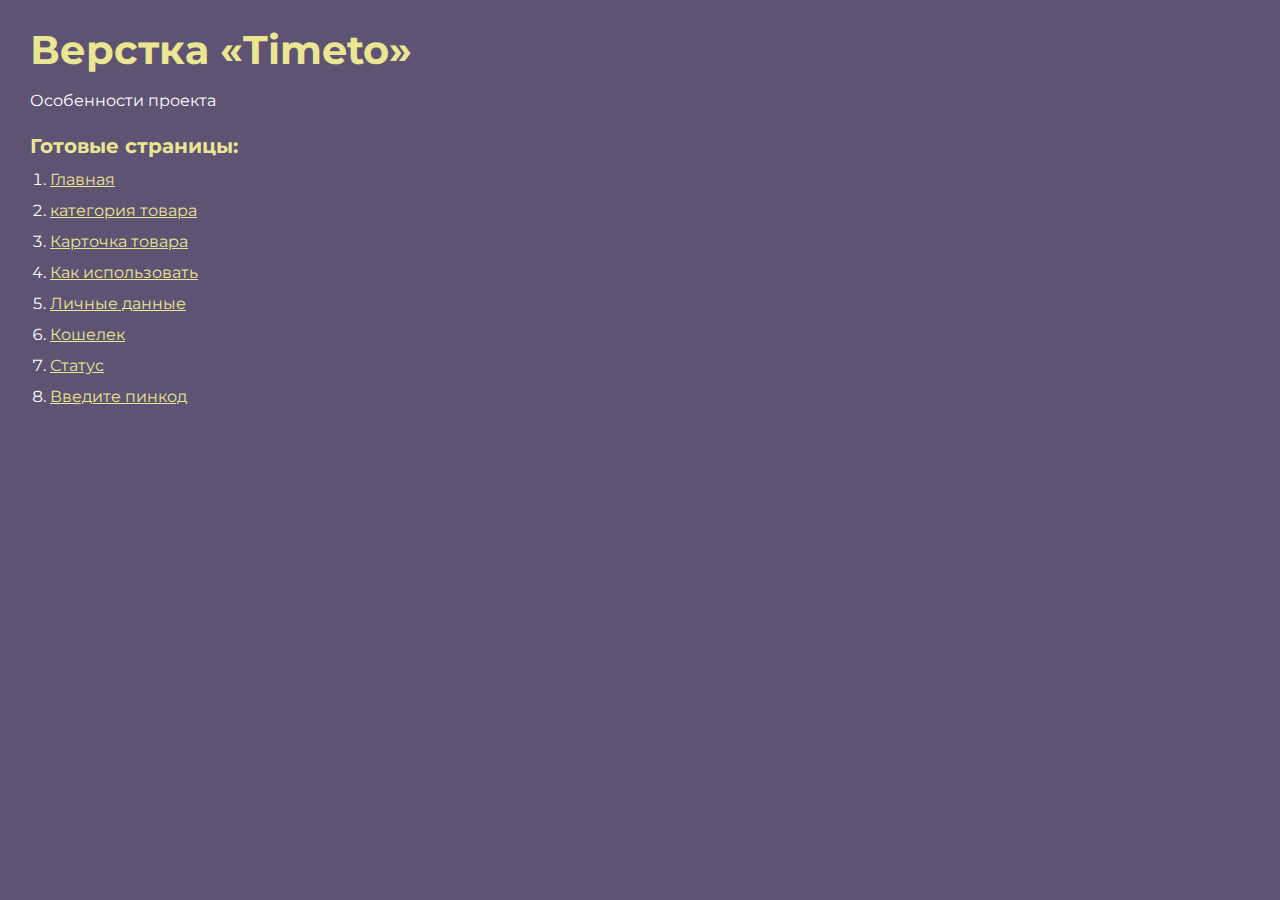
<file: index.html>
<!DOCTYPE html>
<html>

<head>
	<meta charset="UTF-8">
	<meta name="viewport" content="width=device-width, initial-scale=1.0">
	<title>Верстка «Timeto»</title>
</head>

<body>
	<div class="rootpage">
		<h1>Верстка «Timeto»</h1>
		<div class="rootpage__info">
			Особенности проекта
		</div>
		<h2>Готовые страницы:</h2>
		<ol class="rootpage__list">
			<li><a target="_blank" href="home.html">Главная</a></li>
			<li><a target="_blank" href="catalog-single.html">категория товара</a></li>
			<li><a target="_blank" href="product.html">Карточка товара</a></li>
			<li><a target="_blank" href="use.html">Как использовать</a></li>
			<li><a target="_blank" href="person.html">Личные данные</a></li>
			<li><a target="_blank" href="cash.html">Кошелек</a></li>
			<li><a target="_blank" href="status.html">Статус</a></li>
			<li><a target="_blank" href="pin.html">Введите пинкод</a></li>
		</ol>
	</div>
</body>
<style>
	@charset "UTF-8";
	@import url("https://fonts.googleapis.com/css?family=Montserrat:regular,700&display=swap");

	*,
	*::before,
	*::after {
		padding: 0px;
		margin: 0px;
		border: 0px;
		box-sizing: border-box;
	}

	html,
	body {
		height: 100%;
		margin: 0;
		padding: 0;
		min-width: 320px;
		width: 100%;
		color: #fff;
		background-color: #5e5373;
	}

	body {
		font-family: Montserrat;
		font-size: 100%;
		line-height: 1;
		font-size: 1rem;
	}

	a {
		text-decoration: underline;
		color: #ebe691
	}

	a:visited {
		text-decoration: underline;
		color: #aaa768;
	}

	a:hover {
		text-decoration: none;
	}

	ul li {
		list-style: none;
	}

	img {
		vertical-align: top;
	}

	.wrapper {
		width: 100%;
		min-height: 100%;
		overflow: hidden;
	}

	.rootpage {
		padding: 30px;
		display: flex;
		flex-direction: column;
		align-items: flex-start;
	}

	@media (max-width: 767px) {
		.rootpage {
			padding: 30px 15px;
		}
	}

	h1 {
		color: #ebe691;
		font-size: 2.5rem;
		margin: 0px 0px 1.25rem 0px;
	}

	@media (max-width: 767px) {
		h1 {
			font-size: 1.85rem;
			margin: 0px 0px 1.25rem 0px;
		}
	}

	h2 {
		color: #ebe691;
		font-size: 1.25rem;
		margin: 0px 0px 1rem 0px;
	}

	@media (max-width: 767px) {
		h2 {
			font-size: 1.125rem;
			margin: 0px 0px 1rem 0px;
		}
	}

	.rootpage__info {
		line-height: 140%;
		margin: 0px 0px 1.5rem 0px;
	}

	.rootpage__list {
		margin: 0px 0px 2.25rem 1.25rem;
	}

	.rootpage__list li:not(:last-child) {
		margin: 0px 0px 15px 0px;
	}

	.rootpage__contacts,
	.rootpage__tnx {
		border-radius: 200px;
		padding: 20px 65px;
		line-height: 140%;
	}

	@media (max-width: 767px) {

		.rootpage__contacts,
		.rootpage__tnx {
			border-radius: 40px;
			padding: 20px;
		}
	}

	.rootpage__contacts {
		background: #32b5a4;

	}

	.rootpage__contacts a {
		color: #ebe691;
	}

	.rootpage__tnx {
		background: #c22d63;
		margin: 0px 0px 1rem 0px;
	}
</style>

</html>
</file>
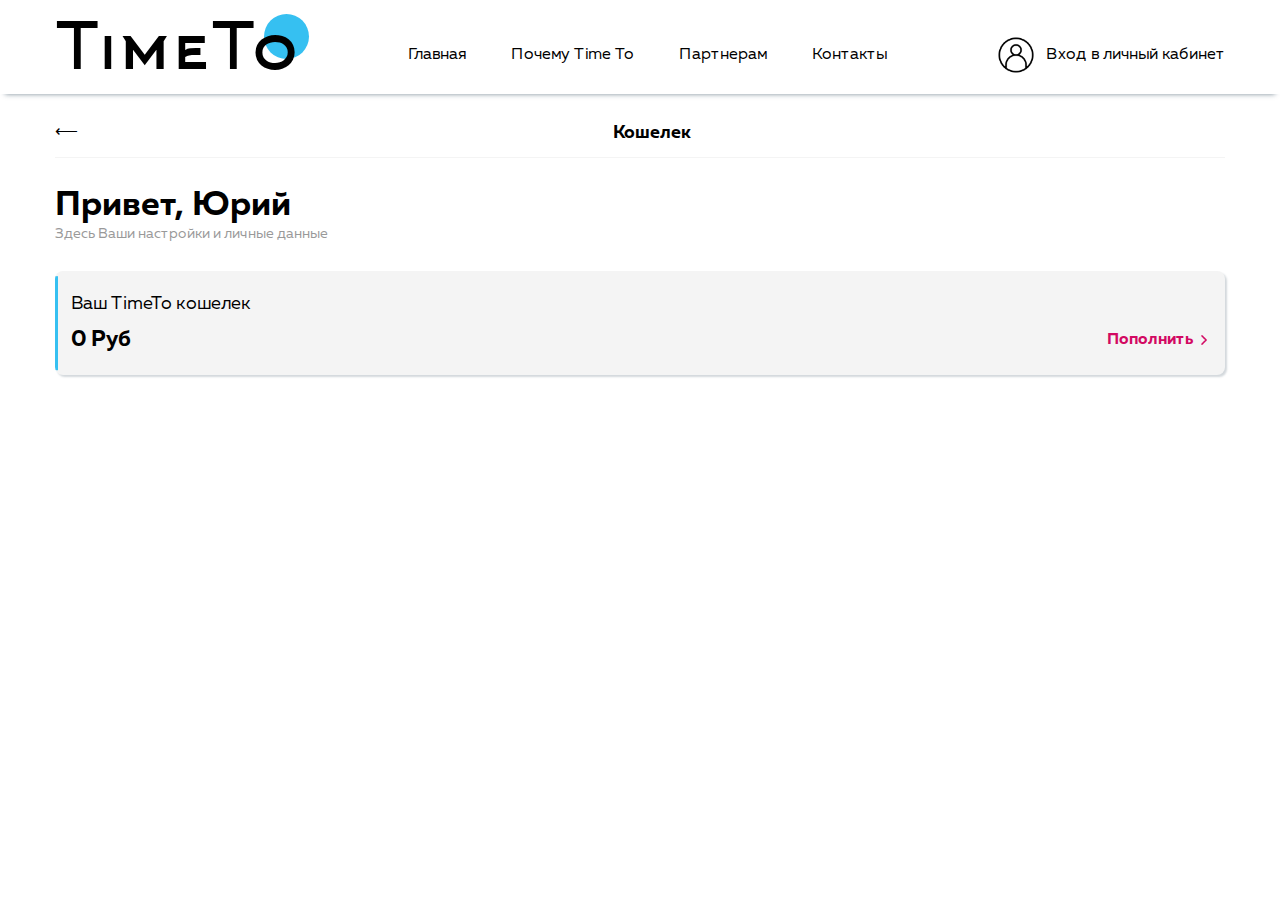
<file: cash.html>
<!DOCTYPE html>
<html lang="ru">

<head>
	<title>Ваш TimeTo кошелек</title>
	<meta charset="UTF-8">
	<meta name="format-detection" content="telephone=no">
	<!-- <style>body{opacity: 0;}</style> -->
	<link rel="stylesheet" href="css/style.min.css?_v=20230513160421">
	<link rel="shortcut icon" href="favicon.ico">
	<!-- <meta name="robots" content="noindex, nofollow"> -->
	<meta name="viewport" content="width=device-width, initial-scale=1.0">
</head>

<body>
	<div class="wrapper">
		<header class="header">
			<div class="header__container">
				<button type="button" class="menu__icon icon-menu"><span></span></button>
				<a href="" class="header__logo"><span>TimeTo</span> </a>
				<div class="header__menu menu">
					<nav class="menu__body">

						<ul class="menu__list">
							<li class="menu__item"><a href="" class="menu__link">Главная</a></li>
							<li class="menu__item"><a href="" class="menu__link">Почему Time To</a></li>
							<li class="menu__item"><a href="" class="menu__link">Партнерам</a></li>
							<li class="menu__item"><a href="" class="menu__link">Контакты</a></li>

						</ul>
					</nav>
					<div class="menu-overlay">

						<ul class="menu__list nav">
							<li class="menu__item">
								<a href="" class="menu__link">
									<img src="img/wallet.png" alt="lorem">
									Кошелек
									<span>0 руб</span>
								</a>
							</li>
							<li class="menu__item"><a href="" class="menu__link"><img src="img/coupon.png" alt="lorem">Promo</a></li>
							<li class="menu__item"><a href="person.html" class="menu__link">
									<img src="img/user-data.png" alt="lorem">
									Личные данные
								</a></li>
							<li class="menu__item"><a href="" class="menu__link">
									<img src="img/history.png" alt="lorem">
									История / Статус</a></li>
							<li class="menu__item"><a href="" class="menu__link">
									<img src="img/solution.png" alt="lorem">
									Ваши идеи</a>
							</li>
							<li class="menu__item"><a href="" class="menu__link">
									<img src="img/help.png" alt="lorem">
									FAQ's</a>
							</li>
							<li class="menu__item"><a href="" class="menu__link">
									<img src="img/mail.png" alt="lorem">
									Свяжитесь с нами</a>
							</li>
						</ul>
					</div>
				</div>
				<div class="header__actions">
					<a href="" class="header__link">
						<img src="img/user.png" alt="Вход в личный кабинет">
						<span>Вход в личный кабинет</span>
					</a>
				</div>
			</div>
		</header>
		<main class="page">
			<section class="person">
				<div class="person__container">
					<a href="home.html" class="person__header-link">⟵
						<span>Кошелек</span>
					</a>
					<div class="person__bode">
						<h1 class="person__title">
							Привет, <span class="person__name">Юрий</span>
						</h1>
						<p class="person__note">Здесь Ваши настройки и личные данные</p>
						<div class="person__cash cash">
							<div class="cash__inner">
								<h3 class="cash__title">Ваш TimeTo кошелек</h3>
								<div class="cash__body">
									<span class="cash__sum">0 Руб</span>
									<a href="" class="cash__link-donate">
										Пополнить
									</a>
								</div>

							</div>
						</div>


					</div>

				</div>
			</section>
		</main>
		<footer class="footer">
			<div class="footer__container">
			</div>
		</footer>
	</div>
	<div id="popup" aria-hidden="true" class="popup">
		<div class="popup__wrapper">
			<div class="popup__content">
				<button data-close type="button" class="popup__close">X</button>
				<div class="popup__text">
					<h3 class="popup__title">Ручной пылесос</h3>
					<p class="popup__coast">Стоимость аренды</p>
					<h4 class="popup__sub-title">Как считаем?</h4>
					<p class="popup__info">Lorem ipsum dolor sit amet consectetur adipisicing elit. Labore minima quidem modi voluptates necessitatibus nesciunt, debitis saepe recusandae aliquam! Inventore officiis nihil obcaecati aliquam deleniti, omnis doloribus, voluptatum quae ullam perspiciatis molestiae ipsam tenetur nisi quas vel est quibusdam. Repellat saepe magni dignissimos nisi, minus iste doloremque impedit, ullam cumque minima ipsa incidunt rem deserunt, illum exercitationem tempora itaque veritatis officiis natus quae reprehenderit harum adipisci quaerat! Eaque qui molestiae explicabo quis accusamus, consequuntur ut numquam doloremque ullam odio cumque!
					</p>
					<h4 class="popup__sub-title">Как произведем расчет?</h4>
					<p class="popup__info">Lorem ipsum, dolor sit amet consectetur adipisicing elit. Obcaecati officia consectetur illo optio et corporis laboriosam nemo quos facilis, odit doloremque ratione, animi accusamus distinctio ducimus voluptatem incidunt est! Nam fugit pariatur tenetur error tempora dolor nemo rerum dolorum libero at distinctio, perferendis aliquid veritatis, voluptatem laudantium fugiat rem? Iste eius expedita reiciendis distinctio magnam libero. Aliquid assumenda reprehenderit laboriosam exercitationem iste! Nihil voluptate corrupti, vero voluptatum repellat quo recusandae quam eligendi veritatis quia, cum doloremque. Qui aliquam sequi quis, facilis porro saepe dolores reprehenderit accusantium repellendus tenetur fugit dicta ea accusamus dolor harum excepturi sint id esse nobis illum.</p>
				</div>
			</div>
		</div>
	</div>
	<div id="popup-info" aria-hidden="true" class="popup">
		<div class="popup__wrapper">
			<div class="popup__content">
				<button data-close type="button" class="popup__close">X</button>
				<div class="popup__text">
					<h3 class="popup__title">Инструкция</h3>
					<ol>
						<li>
							<p class="popup__info">Lorem, ipsum dolor sit amet consectetur adipisicing elit. Dicta vel distinctio assumenda optio incidunt neque.</p>
						</li>
						<li>
							<p class="popup__info">Lorem, ipsum dolor sit amet consectetur adipisicing elit. Dicta vel distinctio assumenda optio incidunt neque.</p>
						</li>
						<li>
							<p class="popup__info">Lorem, ipsum dolor sit amet consectetur adipisicing elit. Dicta vel distinctio assumenda optio incidunt neque.</p>
						</li>
						<li>
							<p class="popup__info">Lorem, ipsum dolor sit amet consectetur adipisicing elit. Dicta vel distinctio assumenda optio incidunt neque.</p>
						</li>
						<li>
							<p class="popup__info">Lorem, ipsum dolor sit amet consectetur adipisicing elit. Dicta vel distinctio assumenda optio incidunt neque.</p>
						</li>
						<li>
							<p class="popup__info">Lorem, ipsum dolor sit amet consectetur adipisicing elit. Dicta vel distinctio assumenda optio incidunt neque.</p>
						</li>
					</ol>
					<a href="" class="popup__coast" download="">Скачать инструкцию</a>
				</div>
			</div>
		</div>
	</div>
	<div id="choose" aria-hidden="true" class="popup">
		<div class="popup__wrapper">
			<div class="popup__content">
				<button data-close type="button" class="popup__close">X</button>
				<div class="popup__text">
					<a href class="popup__btn" data-popup="#choose">Начать пользоваться</a>
					<p>Lorem ipsum dolor sit, amet consectetur adipisicing elit. Culpa accusantium numquam labore odit sequi, facilis tempora non cum earum corrupti!</p>
					<br>
					<br>
					<p>Lorem ipsum dolor sit, amet consectetur adipisicing elit. Culpa accusantium numquam labore odit sequi, facilis tempora non cum earum corrupti!</p>
				</div>
			</div>
		</div>
	</div>

	<script src="js/app.min.js?_v=20230513160421"></script>
</body>

</html>
</file>
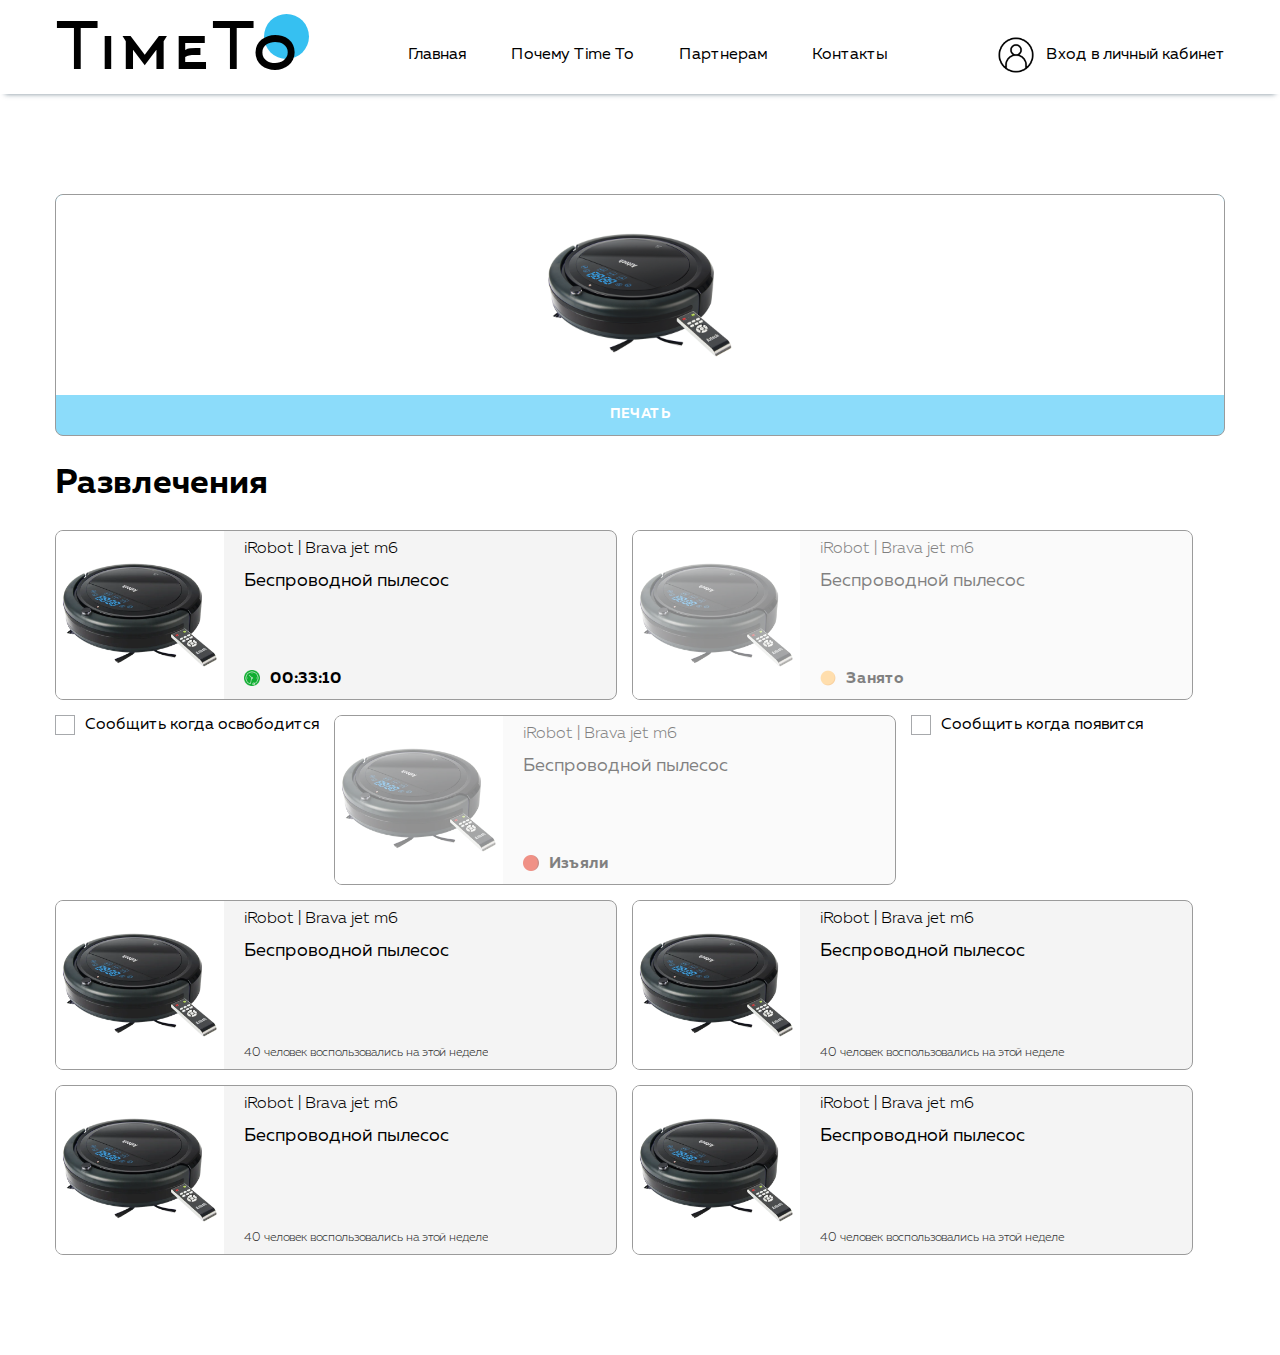
<file: catalog-single.html>
<!DOCTYPE html>
<html lang="ru">

<head>
	<title>Главная</title>
	<meta charset="UTF-8">
	<meta name="format-detection" content="telephone=no">
	<!-- <style>body{opacity: 0;}</style> -->
	<link rel="stylesheet" href="css/style.min.css?_v=20230513160421">
	<link rel="shortcut icon" href="favicon.ico">
	<!-- <meta name="robots" content="noindex, nofollow"> -->
	<meta name="viewport" content="width=device-width, initial-scale=1.0">
</head>

<body>
	<div class="wrapper">
		<header class="header">
			<div class="header__container">
				<button type="button" class="menu__icon icon-menu"><span></span></button>
				<a href="" class="header__logo"><span>TimeTo</span> </a>
				<div class="header__menu menu">
					<nav class="menu__body">

						<ul class="menu__list">
							<li class="menu__item"><a href="" class="menu__link">Главная</a></li>
							<li class="menu__item"><a href="" class="menu__link">Почему Time To</a></li>
							<li class="menu__item"><a href="" class="menu__link">Партнерам</a></li>
							<li class="menu__item"><a href="" class="menu__link">Контакты</a></li>

						</ul>
					</nav>
					<div class="menu-overlay">

						<ul class="menu__list nav">
							<li class="menu__item">
								<a href="" class="menu__link">
									<img src="img/wallet.png" alt="lorem">
									Кошелек
									<span>0 руб</span>
								</a>
							</li>
							<li class="menu__item"><a href="" class="menu__link"><img src="img/coupon.png" alt="lorem">Promo</a></li>
							<li class="menu__item"><a href="person.html" class="menu__link">
									<img src="img/user-data.png" alt="lorem">
									Личные данные
								</a></li>
							<li class="menu__item"><a href="" class="menu__link">
									<img src="img/history.png" alt="lorem">
									История / Статус</a></li>
							<li class="menu__item"><a href="" class="menu__link">
									<img src="img/solution.png" alt="lorem">
									Ваши идеи</a>
							</li>
							<li class="menu__item"><a href="" class="menu__link">
									<img src="img/help.png" alt="lorem">
									FAQ's</a>
							</li>
							<li class="menu__item"><a href="" class="menu__link">
									<img src="img/mail.png" alt="lorem">
									Свяжитесь с нами</a>
							</li>
						</ul>
					</div>
				</div>
				<div class="header__actions">
					<a href="" class="header__link">
						<img src="img/user.png" alt="Вход в личный кабинет">
						<span>Вход в личный кабинет</span>
					</a>
				</div>
			</div>
		</header>
		<main class="page">
			<section class="catalog-single">
				<div class="catalog-single__container">
					<!-- Оболочка слайдера -->
					<div class="catalog-single__slider swiper">
						<!-- Двигающееся часть слайдера -->
						<div class="catalog-single__wrapper swiper-wrapper">
							<!-- Слайд -->
							<div class="catalog-single__slide swiper-slide">
								<a href="catalog-single.html" class="catalog__link">
									<div class="catalog-single__img">
										<img src="img/robot.png" alt="Lorem">
									</div>
									<div class="catalog-single__title">
										<h2 class="">Печать</h2>
									</div>
								</a>
							</div>
							<!-- Слайд -->
							<div class="catalog-single__slide swiper-slide">
								<a href="catalog-single.html" class="catalog__link">
									<div class="catalog-single__img">
										<img src="img/robot.png" alt="Lorem">
									</div>
									<div class="catalog-single__title">
										<h2 class="">Печать</h2>
									</div>
								</a>
							</div>
							<!-- Слайд -->
							<div class="catalog-single__slide swiper-slide">
								<a href="catalog-single.html" class="catalog__link">
									<div class="catalog-single__img">
										<img src="img/robot.png" alt="Lorem">
									</div>
									<div class="catalog-single__title">
										<h2 class="">Печать</h2>
									</div>
								</a>
							</div>
							<!-- Слайд -->
							<div class="catalog-single__slide swiper-slide">
								<a href="catalog-single.html" class="catalog__link">
									<div class="catalog-single__img">
										<img src="img/robot.png" alt="Lorem">
									</div>
									<div class="catalog-single__title">
										<h2 class="">Печать</h2>
									</div>
								</a>
							</div>
							<!-- Слайд -->
							<div class="catalog-single__slide swiper-slide">
								<a href="catalog-single.html" class="catalog__link">
									<div class="catalog-single__img">
										<img src="img/robot.png" alt="Lorem">
									</div>
									<div class="catalog-single__title">
										<h2 class="">Печать</h2>
									</div>
								</a>
							</div>
							<!-- Слайд -->
							<div class="catalog-single__slide swiper-slide">
								<a href="catalog-single.html" class="catalog__link">
									<div class="catalog-single__img">
										<img src="img/robot.png" alt="Lorem">
									</div>
									<div class="catalog-single__title">
										<h2 class="">Печать</h2>
									</div>
								</a>
							</div>
						</div>
					</div>
					<h1>Развлечения</h1>
					<ul class="catalog-single__list">
						<li class="catalog-single__item">

							<div class="catalog-single__img">
								<a href="product.html">
									<picture>
										<source srcset="img/robot.webp" type="image/webp"><img src="img/robot.jpg" alt="Lorem">
									</picture>
								</a>
							</div>
							<div class="catalog-single__content">
								<a href="product.html" class="catalog-single__name">iRobot | Brava jet m6</a>
								<a href="product.html" class="catalog-single__title"> Беспроводной пылесос</a>
								<span class="catalog-single__time">
									<img src="img/time.png" alt="time">
									00:33:10
								</span>
							</div>

						</li>
						<li class="catalog-single__item catalog-single__item_disable">

							<div class="catalog-single__img">
								<a href="product.html">
									<picture>
										<source srcset="img/robot.webp" type="image/webp"><img src="img/robot.jpg" alt="Lorem">
									</picture>
								</a>
							</div>
							<div class="catalog-single__content">
								<a href="product.html" class="catalog-single__name">iRobot | Brava jet m6</a>
								<a href="product.html" class="catalog-single__title"> Беспроводной пылесос</a>
								<span class="catalog-single__time">
									<img src="img/bese.png" alt="time">
									Занято
								</span>
							</div>

						</li>
						<div class="checkbox">
							<input id="c_1" data-error="Ошибка" class="checkbox__input" type="checkbox" value="1" name="form[]">
							<label for="c_1" class="checkbox__label"><span class="checkbox__text">Сообщить когда освободится</span></label>
						</div>
						<li class="catalog-single__item catalog-single__item_disable">

							<div class="catalog-single__img">
								<a href="product.html">
									<picture>
										<source srcset="img/robot.webp" type="image/webp"><img src="img/robot.jpg" alt="Lorem">
									</picture>
								</a>
							</div>
							<div class="catalog-single__content">
								<a href="product.html" class="catalog-single__name">iRobot | Brava jet m6</a>
								<a href="product.html" class="catalog-single__title"> Беспроводной пылесос</a>
								<span class="catalog-single__time">
									<img src="img/exit.png" alt="time">
									Изъяли
								</span>
							</div>

						</li>
						<div class="checkbox">
							<input id="c_2" data-error="Ошибка" class="checkbox__input" type="checkbox" value="2" name="form[]">
							<label for="c_2" class="checkbox__label"><span class="checkbox__text">Сообщить когда появится</span></label>
						</div>
						<li class="catalog-single__item">

							<div class="catalog-single__img">
								<a href="product.html">
									<picture>
										<source srcset="img/robot.webp" type="image/webp"><img src="img/robot.jpg" alt="Lorem">
									</picture>
								</a>
							</div>
							<div class="catalog-single__content">
								<a href="product.html" class="catalog-single__name">iRobot | Brava jet m6</a>
								<a href="product.html" class="catalog-single__title"> Беспроводной пылесос</a>
								<a href="product.html" class="catalog-single__counter">
									<span class="catalog-single__counter-num">40</span> человек воспользовались на этой неделе
								</a>
							</div>

						</li>
						<li class="catalog-single__item">

							<div class="catalog-single__img">
								<a href="product.html">
									<picture>
										<source srcset="img/robot.webp" type="image/webp"><img src="img/robot.jpg" alt="Lorem">
									</picture>
								</a>
							</div>
							<div class="catalog-single__content">
								<a href="product.html" class="catalog-single__name">iRobot | Brava jet m6</a>
								<a href="product.html" class="catalog-single__title"> Беспроводной пылесос</a>
								<a href="product.html" class="catalog-single__counter">
									<span class="catalog-single__counter-num">40</span> человек воспользовались на этой неделе
								</a>
							</div>

						</li>
						<li class="catalog-single__item">

							<div class="catalog-single__img">
								<a href="product.html">
									<picture>
										<source srcset="img/robot.webp" type="image/webp"><img src="img/robot.jpg" alt="Lorem">
									</picture>
								</a>
							</div>
							<div class="catalog-single__content">
								<a href="product.html" class="catalog-single__name">iRobot | Brava jet m6</a>
								<a href="product.html" class="catalog-single__title"> Беспроводной пылесос</a>
								<a href="product.html" class="catalog-single__counter">
									<span class="catalog-single__counter-num">40</span> человек воспользовались на этой неделе
								</a>
							</div>

						</li>
						<li class="catalog-single__item">

							<div class="catalog-single__img">
								<a href="product.html">
									<picture>
										<source srcset="img/robot.webp" type="image/webp"><img src="img/robot.jpg" alt="Lorem">
									</picture>
								</a>
							</div>
							<div class="catalog-single__content">
								<a href="product.html" class="catalog-single__name">iRobot | Brava jet m6</a>
								<a href="product.html" class="catalog-single__title"> Беспроводной пылесос</a>
								<a href="product.html" class="catalog-single__counter">
									<span class="catalog-single__counter-num">40</span> человек воспользовались на этой неделе
								</a>
							</div>

						</li>
					</ul>
				</div>
			</section>
		</main>
		<footer class="footer">
			<div class="footer__container">
			</div>
		</footer>
	</div>
	<div id="popup" aria-hidden="true" class="popup">
		<div class="popup__wrapper">
			<div class="popup__content">
				<button data-close type="button" class="popup__close">X</button>
				<div class="popup__text">
					<h3 class="popup__title">Ручной пылесос</h3>
					<p class="popup__coast">Стоимость аренды</p>
					<h4 class="popup__sub-title">Как считаем?</h4>
					<p class="popup__info">Lorem ipsum dolor sit amet consectetur adipisicing elit. Labore minima quidem modi voluptates necessitatibus nesciunt, debitis saepe recusandae aliquam! Inventore officiis nihil obcaecati aliquam deleniti, omnis doloribus, voluptatum quae ullam perspiciatis molestiae ipsam tenetur nisi quas vel est quibusdam. Repellat saepe magni dignissimos nisi, minus iste doloremque impedit, ullam cumque minima ipsa incidunt rem deserunt, illum exercitationem tempora itaque veritatis officiis natus quae reprehenderit harum adipisci quaerat! Eaque qui molestiae explicabo quis accusamus, consequuntur ut numquam doloremque ullam odio cumque!
					</p>
					<h4 class="popup__sub-title">Как произведем расчет?</h4>
					<p class="popup__info">Lorem ipsum, dolor sit amet consectetur adipisicing elit. Obcaecati officia consectetur illo optio et corporis laboriosam nemo quos facilis, odit doloremque ratione, animi accusamus distinctio ducimus voluptatem incidunt est! Nam fugit pariatur tenetur error tempora dolor nemo rerum dolorum libero at distinctio, perferendis aliquid veritatis, voluptatem laudantium fugiat rem? Iste eius expedita reiciendis distinctio magnam libero. Aliquid assumenda reprehenderit laboriosam exercitationem iste! Nihil voluptate corrupti, vero voluptatum repellat quo recusandae quam eligendi veritatis quia, cum doloremque. Qui aliquam sequi quis, facilis porro saepe dolores reprehenderit accusantium repellendus tenetur fugit dicta ea accusamus dolor harum excepturi sint id esse nobis illum.</p>
				</div>
			</div>
		</div>
	</div>
	<div id="popup-info" aria-hidden="true" class="popup">
		<div class="popup__wrapper">
			<div class="popup__content">
				<button data-close type="button" class="popup__close">X</button>
				<div class="popup__text">
					<h3 class="popup__title">Инструкция</h3>
					<ol>
						<li>
							<p class="popup__info">Lorem, ipsum dolor sit amet consectetur adipisicing elit. Dicta vel distinctio assumenda optio incidunt neque.</p>
						</li>
						<li>
							<p class="popup__info">Lorem, ipsum dolor sit amet consectetur adipisicing elit. Dicta vel distinctio assumenda optio incidunt neque.</p>
						</li>
						<li>
							<p class="popup__info">Lorem, ipsum dolor sit amet consectetur adipisicing elit. Dicta vel distinctio assumenda optio incidunt neque.</p>
						</li>
						<li>
							<p class="popup__info">Lorem, ipsum dolor sit amet consectetur adipisicing elit. Dicta vel distinctio assumenda optio incidunt neque.</p>
						</li>
						<li>
							<p class="popup__info">Lorem, ipsum dolor sit amet consectetur adipisicing elit. Dicta vel distinctio assumenda optio incidunt neque.</p>
						</li>
						<li>
							<p class="popup__info">Lorem, ipsum dolor sit amet consectetur adipisicing elit. Dicta vel distinctio assumenda optio incidunt neque.</p>
						</li>
					</ol>
					<a href="" class="popup__coast" download="">Скачать инструкцию</a>
				</div>
			</div>
		</div>
	</div>
	<div id="choose" aria-hidden="true" class="popup">
		<div class="popup__wrapper">
			<div class="popup__content">
				<button data-close type="button" class="popup__close">X</button>
				<div class="popup__text">
					<a href class="popup__btn" data-popup="#choose">Начать пользоваться</a>
					<p>Lorem ipsum dolor sit, amet consectetur adipisicing elit. Culpa accusantium numquam labore odit sequi, facilis tempora non cum earum corrupti!</p>
					<br>
					<br>
					<p>Lorem ipsum dolor sit, amet consectetur adipisicing elit. Culpa accusantium numquam labore odit sequi, facilis tempora non cum earum corrupti!</p>
				</div>
			</div>
		</div>
	</div>

	<script src="js/app.min.js?_v=20230513160421"></script>
</body>

</html>
</file>
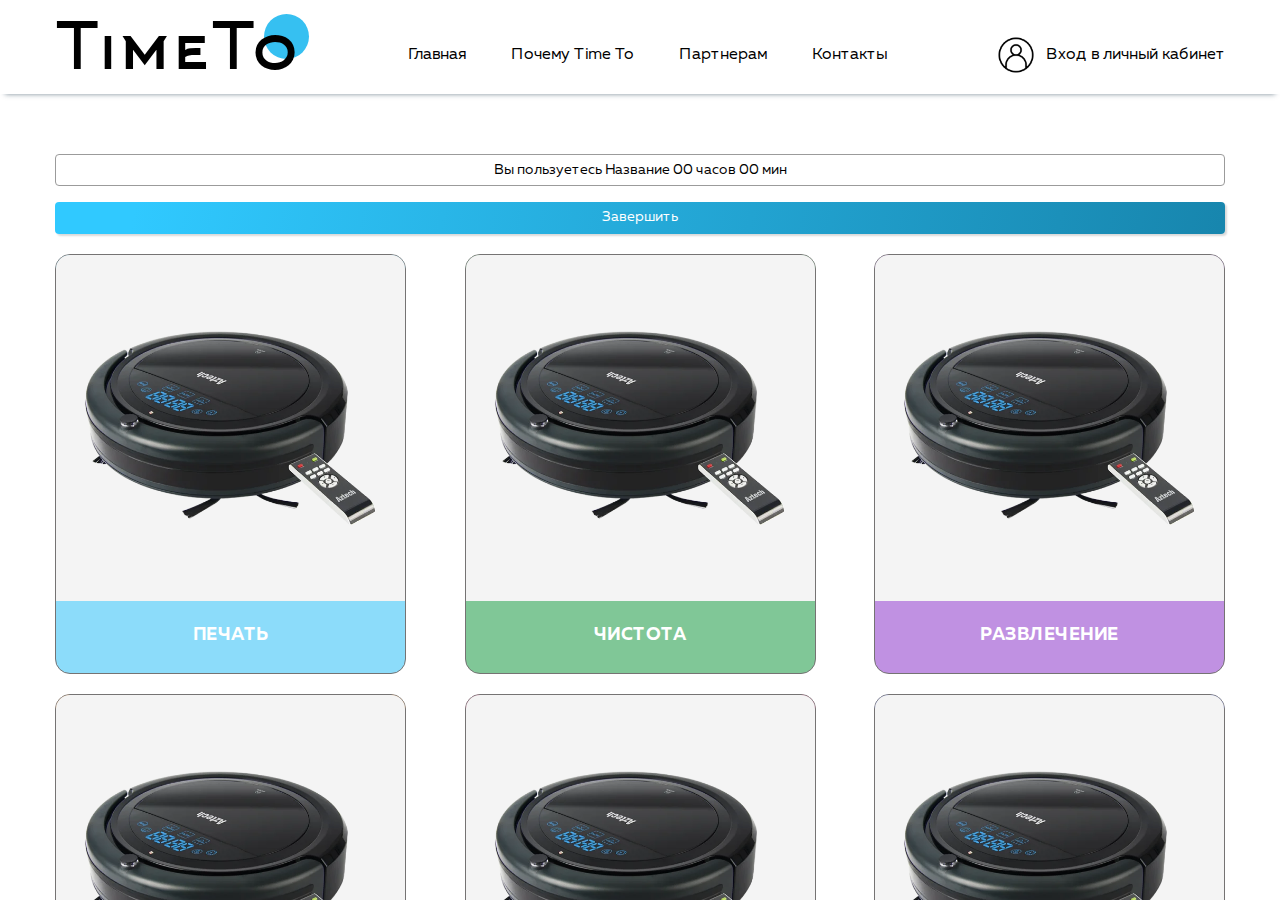
<file: home.html>
<!DOCTYPE html>
<html lang="ru">

<head>
	<title>Главная</title>
	<meta charset="UTF-8">
	<meta name="format-detection" content="telephone=no">
	<!-- <style>body{opacity: 0;}</style> -->
	<link rel="stylesheet" href="css/style.min.css?_v=20230513160421">
	<link rel="shortcut icon" href="favicon.ico">
	<!-- <meta name="robots" content="noindex, nofollow"> -->
	<meta name="viewport" content="width=device-width, initial-scale=1.0">
</head>

<body>
	<div class="wrapper">
		<header class="header">
			<div class="header__container">
				<button type="button" class="menu__icon icon-menu"><span></span></button>
				<a href="" class="header__logo"><span>TimeTo</span> </a>
				<div class="header__menu menu">
					<nav class="menu__body">

						<ul class="menu__list">
							<li class="menu__item"><a href="" class="menu__link">Главная</a></li>
							<li class="menu__item"><a href="" class="menu__link">Почему Time To</a></li>
							<li class="menu__item"><a href="" class="menu__link">Партнерам</a></li>
							<li class="menu__item"><a href="" class="menu__link">Контакты</a></li>

						</ul>
					</nav>
					<div class="menu-overlay">

						<ul class="menu__list nav">
							<li class="menu__item">
								<a href="" class="menu__link">
									<img src="img/wallet.png" alt="lorem">
									Кошелек
									<span>0 руб</span>
								</a>
							</li>
							<li class="menu__item"><a href="" class="menu__link"><img src="img/coupon.png" alt="lorem">Promo</a></li>
							<li class="menu__item"><a href="person.html" class="menu__link">
									<img src="img/user-data.png" alt="lorem">
									Личные данные
								</a></li>
							<li class="menu__item"><a href="" class="menu__link">
									<img src="img/history.png" alt="lorem">
									История / Статус</a></li>
							<li class="menu__item"><a href="" class="menu__link">
									<img src="img/solution.png" alt="lorem">
									Ваши идеи</a>
							</li>
							<li class="menu__item"><a href="" class="menu__link">
									<img src="img/help.png" alt="lorem">
									FAQ's</a>
							</li>
							<li class="menu__item"><a href="" class="menu__link">
									<img src="img/mail.png" alt="lorem">
									Свяжитесь с нами</a>
							</li>
						</ul>
					</div>
				</div>
				<div class="header__actions">
					<a href="" class="header__link">
						<img src="img/user.png" alt="Вход в личный кабинет">
						<span>Вход в личный кабинет</span>
					</a>
				</div>
			</div>
		</header>
		<main class="page">
			<section class="catalog">
				<div class="catalog__container">
					<h2 class="catalog__use"> Вы пользуетесь Название 00 часов 00 мин</h2>
					<a href="" class="catalog__btn">Завершить</a>
					<ul class="catalog__list">
						<li class="catalog__item">
							<a href="catalog-single.html" class="catalog__link">
								<div class="catalog__img">
									<picture>
										<source srcset="img/robot.webp" type="image/webp"><img src="img/robot.jpg" alt="Lorem">
									</picture>
								</div>
								<div class="catalog__title">
									<h2 class="">Печать</h2>
								</div>
							</a>
						</li>
						<li class="catalog__item">
							<a href="" class="catalog__link">
								<div class="catalog__img">
									<picture>
										<source srcset="img/robot.webp" type="image/webp"><img src="img/robot.jpg" alt="Lorem">
									</picture>
								</div>
								<div class="catalog__title">
									<h2 class="">Чистота</h2>
								</div>
							</a>
						</li>
						<li class="catalog__item">
							<a href="" class="catalog__link">
								<div class="catalog__img">
									<picture>
										<source srcset="img/robot.webp" type="image/webp"><img src="img/robot.jpg" alt="Lorem">
									</picture>
								</div>
								<div class="catalog__title">
									<h2 class="">Развлечение</h2>
								</div>
							</a>
						</li>
						<li class="catalog__item">
							<a href="" class="catalog__link">
								<div class="catalog__img">
									<picture>
										<source srcset="img/robot.webp" type="image/webp"><img src="img/robot.jpg" alt="Lorem">
									</picture>
								</div>
								<div class="catalog__title">
									<h2 class="">Спорт</h2>
								</div>
							</a>
						</li>
						<li class="catalog__item">
							<a href="" class="catalog__link">
								<div class="catalog__img">
									<picture>
										<source srcset="img/robot.webp" type="image/webp"><img src="img/robot.jpg" alt="Lorem">
									</picture>
								</div>
								<div class="catalog__title">
									<h2 class="">Кухня</h2>
								</div>
							</a>
						</li>
						<li class="catalog__item">
							<a href="" class="catalog__link">
								<div class="catalog__img">
									<picture>
										<source srcset="img/robot.webp" type="image/webp"><img src="img/robot.jpg" alt="Lorem">
									</picture>
								</div>
								<div class="catalog__title">
									<h2 class="">Сделай сам</h2>
								</div>
							</a>
						</li>
					</ul>
				</div>
			</section>
		</main>
		<footer class="footer">
			<div class="footer__container">
			</div>
		</footer>
	</div>
	<div id="popup" aria-hidden="true" class="popup">
		<div class="popup__wrapper">
			<div class="popup__content">
				<button data-close type="button" class="popup__close">X</button>
				<div class="popup__text">
					<h3 class="popup__title">Ручной пылесос</h3>
					<p class="popup__coast">Стоимость аренды</p>
					<h4 class="popup__sub-title">Как считаем?</h4>
					<p class="popup__info">Lorem ipsum dolor sit amet consectetur adipisicing elit. Labore minima quidem modi voluptates necessitatibus nesciunt, debitis saepe recusandae aliquam! Inventore officiis nihil obcaecati aliquam deleniti, omnis doloribus, voluptatum quae ullam perspiciatis molestiae ipsam tenetur nisi quas vel est quibusdam. Repellat saepe magni dignissimos nisi, minus iste doloremque impedit, ullam cumque minima ipsa incidunt rem deserunt, illum exercitationem tempora itaque veritatis officiis natus quae reprehenderit harum adipisci quaerat! Eaque qui molestiae explicabo quis accusamus, consequuntur ut numquam doloremque ullam odio cumque!
					</p>
					<h4 class="popup__sub-title">Как произведем расчет?</h4>
					<p class="popup__info">Lorem ipsum, dolor sit amet consectetur adipisicing elit. Obcaecati officia consectetur illo optio et corporis laboriosam nemo quos facilis, odit doloremque ratione, animi accusamus distinctio ducimus voluptatem incidunt est! Nam fugit pariatur tenetur error tempora dolor nemo rerum dolorum libero at distinctio, perferendis aliquid veritatis, voluptatem laudantium fugiat rem? Iste eius expedita reiciendis distinctio magnam libero. Aliquid assumenda reprehenderit laboriosam exercitationem iste! Nihil voluptate corrupti, vero voluptatum repellat quo recusandae quam eligendi veritatis quia, cum doloremque. Qui aliquam sequi quis, facilis porro saepe dolores reprehenderit accusantium repellendus tenetur fugit dicta ea accusamus dolor harum excepturi sint id esse nobis illum.</p>
				</div>
			</div>
		</div>
	</div>
	<div id="popup-info" aria-hidden="true" class="popup">
		<div class="popup__wrapper">
			<div class="popup__content">
				<button data-close type="button" class="popup__close">X</button>
				<div class="popup__text">
					<h3 class="popup__title">Инструкция</h3>
					<ol>
						<li>
							<p class="popup__info">Lorem, ipsum dolor sit amet consectetur adipisicing elit. Dicta vel distinctio assumenda optio incidunt neque.</p>
						</li>
						<li>
							<p class="popup__info">Lorem, ipsum dolor sit amet consectetur adipisicing elit. Dicta vel distinctio assumenda optio incidunt neque.</p>
						</li>
						<li>
							<p class="popup__info">Lorem, ipsum dolor sit amet consectetur adipisicing elit. Dicta vel distinctio assumenda optio incidunt neque.</p>
						</li>
						<li>
							<p class="popup__info">Lorem, ipsum dolor sit amet consectetur adipisicing elit. Dicta vel distinctio assumenda optio incidunt neque.</p>
						</li>
						<li>
							<p class="popup__info">Lorem, ipsum dolor sit amet consectetur adipisicing elit. Dicta vel distinctio assumenda optio incidunt neque.</p>
						</li>
						<li>
							<p class="popup__info">Lorem, ipsum dolor sit amet consectetur adipisicing elit. Dicta vel distinctio assumenda optio incidunt neque.</p>
						</li>
					</ol>
					<a href="" class="popup__coast" download="">Скачать инструкцию</a>
				</div>
			</div>
		</div>
	</div>
	<div id="choose" aria-hidden="true" class="popup">
		<div class="popup__wrapper">
			<div class="popup__content">
				<button data-close type="button" class="popup__close">X</button>
				<div class="popup__text">
					<a href class="popup__btn" data-popup="#choose">Начать пользоваться</a>
					<p>Lorem ipsum dolor sit, amet consectetur adipisicing elit. Culpa accusantium numquam labore odit sequi, facilis tempora non cum earum corrupti!</p>
					<br>
					<br>
					<p>Lorem ipsum dolor sit, amet consectetur adipisicing elit. Culpa accusantium numquam labore odit sequi, facilis tempora non cum earum corrupti!</p>
				</div>
			</div>
		</div>
	</div>

	<script src="js/app.min.js?_v=20230513160421"></script>
</body>

</html>
</file>
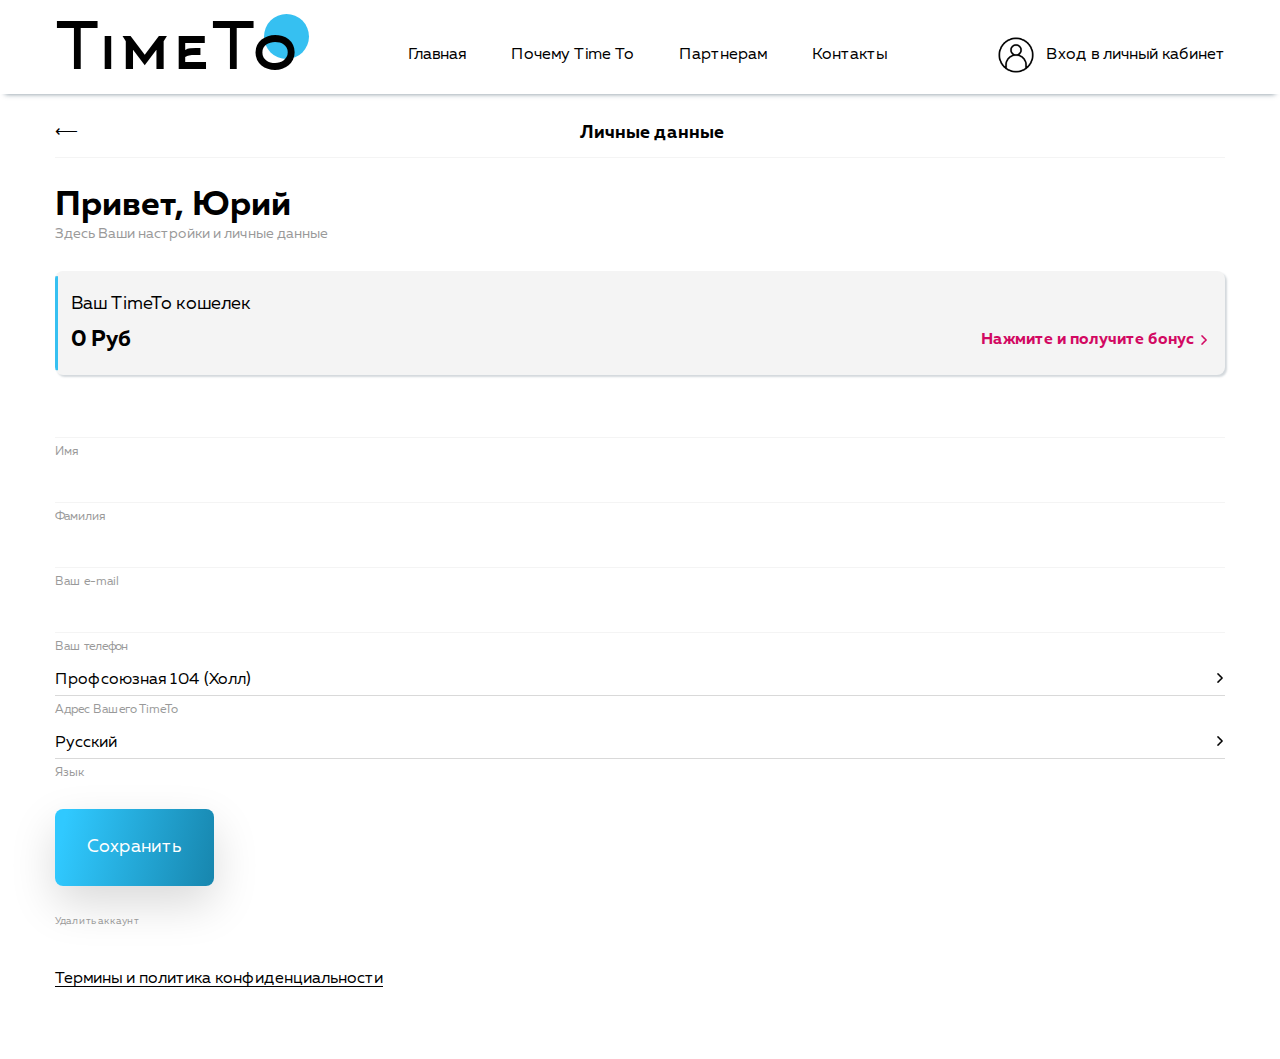
<file: person.html>
<!DOCTYPE html>
<html lang="ru">

<head>
	<title>Личные данные</title>
	<meta charset="UTF-8">
	<meta name="format-detection" content="telephone=no">
	<!-- <style>body{opacity: 0;}</style> -->
	<link rel="stylesheet" href="css/style.min.css?_v=20230513160421">
	<link rel="shortcut icon" href="favicon.ico">
	<!-- <meta name="robots" content="noindex, nofollow"> -->
	<meta name="viewport" content="width=device-width, initial-scale=1.0">
</head>

<body>
	<div class="wrapper">
		<header class="header">
			<div class="header__container">
				<button type="button" class="menu__icon icon-menu"><span></span></button>
				<a href="" class="header__logo"><span>TimeTo</span> </a>
				<div class="header__menu menu">
					<nav class="menu__body">

						<ul class="menu__list">
							<li class="menu__item"><a href="" class="menu__link">Главная</a></li>
							<li class="menu__item"><a href="" class="menu__link">Почему Time To</a></li>
							<li class="menu__item"><a href="" class="menu__link">Партнерам</a></li>
							<li class="menu__item"><a href="" class="menu__link">Контакты</a></li>

						</ul>
					</nav>
					<div class="menu-overlay">

						<ul class="menu__list nav">
							<li class="menu__item">
								<a href="" class="menu__link">
									<img src="img/wallet.png" alt="lorem">
									Кошелек
									<span>0 руб</span>
								</a>
							</li>
							<li class="menu__item"><a href="" class="menu__link"><img src="img/coupon.png" alt="lorem">Promo</a></li>
							<li class="menu__item"><a href="person.html" class="menu__link">
									<img src="img/user-data.png" alt="lorem">
									Личные данные
								</a></li>
							<li class="menu__item"><a href="" class="menu__link">
									<img src="img/history.png" alt="lorem">
									История / Статус</a></li>
							<li class="menu__item"><a href="" class="menu__link">
									<img src="img/solution.png" alt="lorem">
									Ваши идеи</a>
							</li>
							<li class="menu__item"><a href="" class="menu__link">
									<img src="img/help.png" alt="lorem">
									FAQ's</a>
							</li>
							<li class="menu__item"><a href="" class="menu__link">
									<img src="img/mail.png" alt="lorem">
									Свяжитесь с нами</a>
							</li>
						</ul>
					</div>
				</div>
				<div class="header__actions">
					<a href="" class="header__link">
						<img src="img/user.png" alt="Вход в личный кабинет">
						<span>Вход в личный кабинет</span>
					</a>
				</div>
			</div>
		</header>
		<main class="page">
			<section class="person">
				<div class="person__container">
					<a href="home.html" class="person__header-link">⟵
						<span>Личные данные</span>
					</a>
					<div class="person__bode">
						<h1 class="person__title">
							Привет, <span class="person__name">Юрий</span>
						</h1>
						<p class="person__note">Здесь Ваши настройки и личные данные</p>
						<div class="person__cash cash">
							<div class="cash__inner">
								<h3 class="cash__title">Ваш TimeTo кошелек</h3>
								<div class="cash__body">
									<span class="cash__sum">0 Руб</span>
									<a href="" class="cash__link-donate">
										Нажмите и получите бонус
									</a>
								</div>

							</div>
						</div>
						<form action="" class="person__form person-form">
							<div class="person-form__body">
								<div class="person-form__item">
									<input type="text" id="name">
									<label for="name">Имя</label>
								</div>
								<div class="person-form__item">
									<input type="text" id="lastname">
									<label for="lastname">Фамилия</label>
								</div>
								<div class="person-form__item">
									<input type="email" id="email">
									<label for="email">Ваш e-mail</label>
								</div>
								<div class="person-form__item">
									<input type="tel" id="tel">
									<label for="tel">Ваш телефон</label>
								</div>
								<div class="person-form__item">
									<select name="form[]" class="form">
										<option value="1" selected>Профсоюзная 104 (Холл)</option>
										<option value="2">Профсоюзная 105 (Холл)</option>
										<option value="3">Профсоюзная 106 (Холл)</option>
										<option value="4">Профсоюзная 107 (Холл)</option>
									</select>
									<p class="person-form__text">Адрес Вашего TimeTo</p>
								</div>
								<div class="person-form__item">
									<select name="form[]" class="form">
										<option value="1" selected>Русский</option>
										<option value="2">English</option>
										<option value="3">Italiano</option>
									</select>
									<p class="person-form__text">Язык</p>
								</div>
								<button type="submit" class="person-form__btn">Сохранить</button>
								<a href="" class="person-form__link-delete">Удалить аккаунт</a>
							</div>

						</form>
						<a href="" class="person__link-politic">Термины и политика конфиденциальности</a>
					</div>

				</div>
			</section>
		</main>
		<footer class="footer">
			<div class="footer__container">
			</div>
		</footer>
	</div>
	<div id="popup" aria-hidden="true" class="popup">
		<div class="popup__wrapper">
			<div class="popup__content">
				<button data-close type="button" class="popup__close">X</button>
				<div class="popup__text">
					<h3 class="popup__title">Ручной пылесос</h3>
					<p class="popup__coast">Стоимость аренды</p>
					<h4 class="popup__sub-title">Как считаем?</h4>
					<p class="popup__info">Lorem ipsum dolor sit amet consectetur adipisicing elit. Labore minima quidem modi voluptates necessitatibus nesciunt, debitis saepe recusandae aliquam! Inventore officiis nihil obcaecati aliquam deleniti, omnis doloribus, voluptatum quae ullam perspiciatis molestiae ipsam tenetur nisi quas vel est quibusdam. Repellat saepe magni dignissimos nisi, minus iste doloremque impedit, ullam cumque minima ipsa incidunt rem deserunt, illum exercitationem tempora itaque veritatis officiis natus quae reprehenderit harum adipisci quaerat! Eaque qui molestiae explicabo quis accusamus, consequuntur ut numquam doloremque ullam odio cumque!
					</p>
					<h4 class="popup__sub-title">Как произведем расчет?</h4>
					<p class="popup__info">Lorem ipsum, dolor sit amet consectetur adipisicing elit. Obcaecati officia consectetur illo optio et corporis laboriosam nemo quos facilis, odit doloremque ratione, animi accusamus distinctio ducimus voluptatem incidunt est! Nam fugit pariatur tenetur error tempora dolor nemo rerum dolorum libero at distinctio, perferendis aliquid veritatis, voluptatem laudantium fugiat rem? Iste eius expedita reiciendis distinctio magnam libero. Aliquid assumenda reprehenderit laboriosam exercitationem iste! Nihil voluptate corrupti, vero voluptatum repellat quo recusandae quam eligendi veritatis quia, cum doloremque. Qui aliquam sequi quis, facilis porro saepe dolores reprehenderit accusantium repellendus tenetur fugit dicta ea accusamus dolor harum excepturi sint id esse nobis illum.</p>
				</div>
			</div>
		</div>
	</div>
	<div id="popup-info" aria-hidden="true" class="popup">
		<div class="popup__wrapper">
			<div class="popup__content">
				<button data-close type="button" class="popup__close">X</button>
				<div class="popup__text">
					<h3 class="popup__title">Инструкция</h3>
					<ol>
						<li>
							<p class="popup__info">Lorem, ipsum dolor sit amet consectetur adipisicing elit. Dicta vel distinctio assumenda optio incidunt neque.</p>
						</li>
						<li>
							<p class="popup__info">Lorem, ipsum dolor sit amet consectetur adipisicing elit. Dicta vel distinctio assumenda optio incidunt neque.</p>
						</li>
						<li>
							<p class="popup__info">Lorem, ipsum dolor sit amet consectetur adipisicing elit. Dicta vel distinctio assumenda optio incidunt neque.</p>
						</li>
						<li>
							<p class="popup__info">Lorem, ipsum dolor sit amet consectetur adipisicing elit. Dicta vel distinctio assumenda optio incidunt neque.</p>
						</li>
						<li>
							<p class="popup__info">Lorem, ipsum dolor sit amet consectetur adipisicing elit. Dicta vel distinctio assumenda optio incidunt neque.</p>
						</li>
						<li>
							<p class="popup__info">Lorem, ipsum dolor sit amet consectetur adipisicing elit. Dicta vel distinctio assumenda optio incidunt neque.</p>
						</li>
					</ol>
					<a href="" class="popup__coast" download="">Скачать инструкцию</a>
				</div>
			</div>
		</div>
	</div>
	<div id="choose" aria-hidden="true" class="popup">
		<div class="popup__wrapper">
			<div class="popup__content">
				<button data-close type="button" class="popup__close">X</button>
				<div class="popup__text">
					<a href class="popup__btn" data-popup="#choose">Начать пользоваться</a>
					<p>Lorem ipsum dolor sit, amet consectetur adipisicing elit. Culpa accusantium numquam labore odit sequi, facilis tempora non cum earum corrupti!</p>
					<br>
					<br>
					<p>Lorem ipsum dolor sit, amet consectetur adipisicing elit. Culpa accusantium numquam labore odit sequi, facilis tempora non cum earum corrupti!</p>
				</div>
			</div>
		</div>
	</div>

	<script src="js/app.min.js?_v=20230513160421"></script>
</body>

</html>
</file>
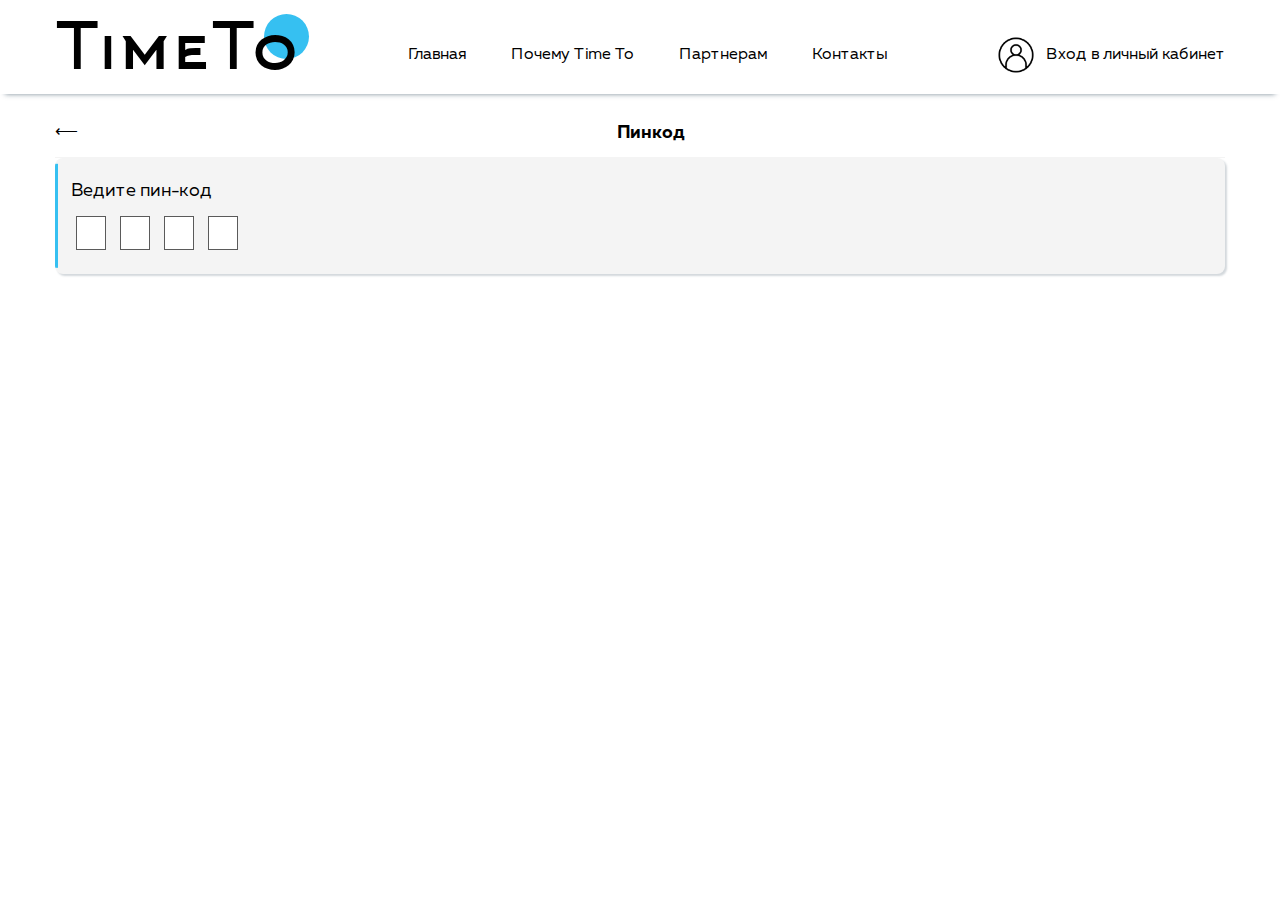
<file: pin.html>
<!DOCTYPE html>
<html lang="ru">

<head>
	<title>Главная</title>
	<meta charset="UTF-8">
	<meta name="format-detection" content="telephone=no">
	<!-- <style>body{opacity: 0;}</style> -->
	<link rel="stylesheet" href="css/style.min.css?_v=20230513160421">
	<link rel="shortcut icon" href="favicon.ico">
	<!-- <meta name="robots" content="noindex, nofollow"> -->
	<meta name="viewport" content="width=device-width, initial-scale=1.0">
</head>

<body>
	<div class="wrapper">
		<header class="header">
			<div class="header__container">
				<button type="button" class="menu__icon icon-menu"><span></span></button>
				<a href="" class="header__logo"><span>TimeTo</span> </a>
				<div class="header__menu menu">
					<nav class="menu__body">

						<ul class="menu__list">
							<li class="menu__item"><a href="" class="menu__link">Главная</a></li>
							<li class="menu__item"><a href="" class="menu__link">Почему Time To</a></li>
							<li class="menu__item"><a href="" class="menu__link">Партнерам</a></li>
							<li class="menu__item"><a href="" class="menu__link">Контакты</a></li>

						</ul>
					</nav>
					<div class="menu-overlay">

						<ul class="menu__list nav">
							<li class="menu__item">
								<a href="" class="menu__link">
									<img src="img/wallet.png" alt="lorem">
									Кошелек
									<span>0 руб</span>
								</a>
							</li>
							<li class="menu__item"><a href="" class="menu__link"><img src="img/coupon.png" alt="lorem">Promo</a></li>
							<li class="menu__item"><a href="person.html" class="menu__link">
									<img src="img/user-data.png" alt="lorem">
									Личные данные
								</a></li>
							<li class="menu__item"><a href="" class="menu__link">
									<img src="img/history.png" alt="lorem">
									История / Статус</a></li>
							<li class="menu__item"><a href="" class="menu__link">
									<img src="img/solution.png" alt="lorem">
									Ваши идеи</a>
							</li>
							<li class="menu__item"><a href="" class="menu__link">
									<img src="img/help.png" alt="lorem">
									FAQ's</a>
							</li>
							<li class="menu__item"><a href="" class="menu__link">
									<img src="img/mail.png" alt="lorem">
									Свяжитесь с нами</a>
							</li>
						</ul>
					</div>
				</div>
				<div class="header__actions">
					<a href="" class="header__link">
						<img src="img/user.png" alt="Вход в личный кабинет">
						<span>Вход в личный кабинет</span>
					</a>
				</div>
			</div>
		</header>
		<main class="page">
			<section class="person">
				<div class="person__container">
					<a href="home.html" class="person__header-link">⟵
						<span>Пинкод</span>
					</a>

					<div class="person__cash cash">
						<div class="cash__inner">
							<h3 class="cash__title">Ведите пин-код</h3>
							<div class="cash__body">
								<div class="pincode">
									<input type="number">
									<input type="number">
									<input type="number">
									<input type="number">
									<input type="hidden" name="pincode">
								</div>
							</div>

						</div>
					</div>


				</div>
			</section>
		</main>
		<footer class="footer">
			<div class="footer__container">
			</div>
		</footer>
	</div>
	<div id="popup" aria-hidden="true" class="popup">
		<div class="popup__wrapper">
			<div class="popup__content">
				<button data-close type="button" class="popup__close">X</button>
				<div class="popup__text">
					<h3 class="popup__title">Ручной пылесос</h3>
					<p class="popup__coast">Стоимость аренды</p>
					<h4 class="popup__sub-title">Как считаем?</h4>
					<p class="popup__info">Lorem ipsum dolor sit amet consectetur adipisicing elit. Labore minima quidem modi voluptates necessitatibus nesciunt, debitis saepe recusandae aliquam! Inventore officiis nihil obcaecati aliquam deleniti, omnis doloribus, voluptatum quae ullam perspiciatis molestiae ipsam tenetur nisi quas vel est quibusdam. Repellat saepe magni dignissimos nisi, minus iste doloremque impedit, ullam cumque minima ipsa incidunt rem deserunt, illum exercitationem tempora itaque veritatis officiis natus quae reprehenderit harum adipisci quaerat! Eaque qui molestiae explicabo quis accusamus, consequuntur ut numquam doloremque ullam odio cumque!
					</p>
					<h4 class="popup__sub-title">Как произведем расчет?</h4>
					<p class="popup__info">Lorem ipsum, dolor sit amet consectetur adipisicing elit. Obcaecati officia consectetur illo optio et corporis laboriosam nemo quos facilis, odit doloremque ratione, animi accusamus distinctio ducimus voluptatem incidunt est! Nam fugit pariatur tenetur error tempora dolor nemo rerum dolorum libero at distinctio, perferendis aliquid veritatis, voluptatem laudantium fugiat rem? Iste eius expedita reiciendis distinctio magnam libero. Aliquid assumenda reprehenderit laboriosam exercitationem iste! Nihil voluptate corrupti, vero voluptatum repellat quo recusandae quam eligendi veritatis quia, cum doloremque. Qui aliquam sequi quis, facilis porro saepe dolores reprehenderit accusantium repellendus tenetur fugit dicta ea accusamus dolor harum excepturi sint id esse nobis illum.</p>
				</div>
			</div>
		</div>
	</div>
	<div id="popup-info" aria-hidden="true" class="popup">
		<div class="popup__wrapper">
			<div class="popup__content">
				<button data-close type="button" class="popup__close">X</button>
				<div class="popup__text">
					<h3 class="popup__title">Инструкция</h3>
					<ol>
						<li>
							<p class="popup__info">Lorem, ipsum dolor sit amet consectetur adipisicing elit. Dicta vel distinctio assumenda optio incidunt neque.</p>
						</li>
						<li>
							<p class="popup__info">Lorem, ipsum dolor sit amet consectetur adipisicing elit. Dicta vel distinctio assumenda optio incidunt neque.</p>
						</li>
						<li>
							<p class="popup__info">Lorem, ipsum dolor sit amet consectetur adipisicing elit. Dicta vel distinctio assumenda optio incidunt neque.</p>
						</li>
						<li>
							<p class="popup__info">Lorem, ipsum dolor sit amet consectetur adipisicing elit. Dicta vel distinctio assumenda optio incidunt neque.</p>
						</li>
						<li>
							<p class="popup__info">Lorem, ipsum dolor sit amet consectetur adipisicing elit. Dicta vel distinctio assumenda optio incidunt neque.</p>
						</li>
						<li>
							<p class="popup__info">Lorem, ipsum dolor sit amet consectetur adipisicing elit. Dicta vel distinctio assumenda optio incidunt neque.</p>
						</li>
					</ol>
					<a href="" class="popup__coast" download="">Скачать инструкцию</a>
				</div>
			</div>
		</div>
	</div>
	<div id="choose" aria-hidden="true" class="popup">
		<div class="popup__wrapper">
			<div class="popup__content">
				<button data-close type="button" class="popup__close">X</button>
				<div class="popup__text">
					<a href class="popup__btn" data-popup="#choose">Начать пользоваться</a>
					<p>Lorem ipsum dolor sit, amet consectetur adipisicing elit. Culpa accusantium numquam labore odit sequi, facilis tempora non cum earum corrupti!</p>
					<br>
					<br>
					<p>Lorem ipsum dolor sit, amet consectetur adipisicing elit. Culpa accusantium numquam labore odit sequi, facilis tempora non cum earum corrupti!</p>
				</div>
			</div>
		</div>
	</div>

	<script src="js/app.min.js?_v=20230513160421"></script>
</body>

</html>
</file>
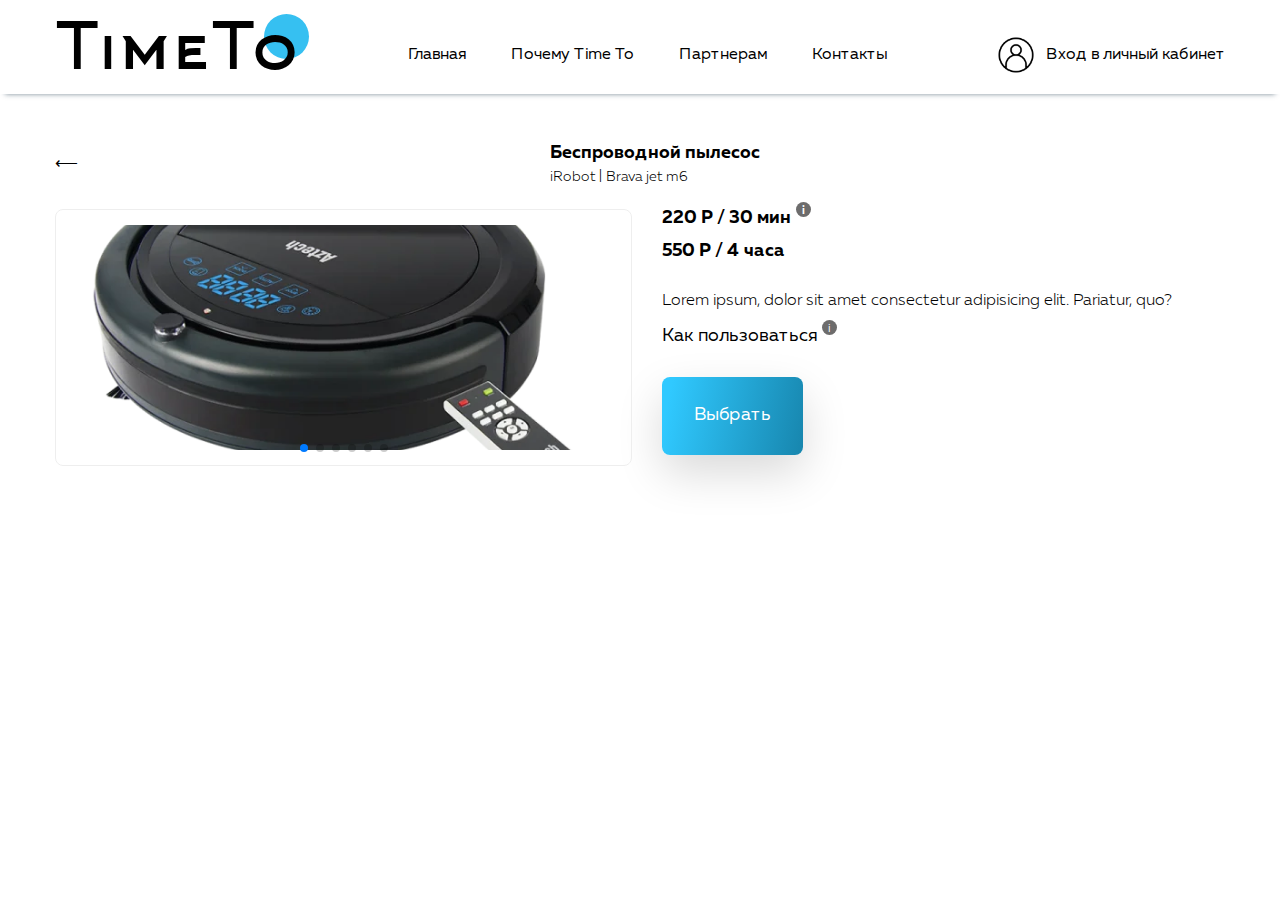
<file: product.html>
<!DOCTYPE html>
<html lang="ru">

<head>
	<title>Главная</title>
	<meta charset="UTF-8">
	<meta name="format-detection" content="telephone=no">
	<!-- <style>body{opacity: 0;}</style> -->
	<link rel="stylesheet" href="css/style.min.css?_v=20230513160421">
	<link rel="shortcut icon" href="favicon.ico">
	<!-- <meta name="robots" content="noindex, nofollow"> -->
	<meta name="viewport" content="width=device-width, initial-scale=1.0">
</head>

<body>
	<div class="wrapper">
		<header class="header">
			<div class="header__container">
				<button type="button" class="menu__icon icon-menu"><span></span></button>
				<a href="" class="header__logo"><span>TimeTo</span> </a>
				<div class="header__menu menu">
					<nav class="menu__body">

						<ul class="menu__list">
							<li class="menu__item"><a href="" class="menu__link">Главная</a></li>
							<li class="menu__item"><a href="" class="menu__link">Почему Time To</a></li>
							<li class="menu__item"><a href="" class="menu__link">Партнерам</a></li>
							<li class="menu__item"><a href="" class="menu__link">Контакты</a></li>

						</ul>
					</nav>
					<div class="menu-overlay">

						<ul class="menu__list nav">
							<li class="menu__item">
								<a href="" class="menu__link">
									<img src="img/wallet.png" alt="lorem">
									Кошелек
									<span>0 руб</span>
								</a>
							</li>
							<li class="menu__item"><a href="" class="menu__link"><img src="img/coupon.png" alt="lorem">Promo</a></li>
							<li class="menu__item"><a href="person.html" class="menu__link">
									<img src="img/user-data.png" alt="lorem">
									Личные данные
								</a></li>
							<li class="menu__item"><a href="" class="menu__link">
									<img src="img/history.png" alt="lorem">
									История / Статус</a></li>
							<li class="menu__item"><a href="" class="menu__link">
									<img src="img/solution.png" alt="lorem">
									Ваши идеи</a>
							</li>
							<li class="menu__item"><a href="" class="menu__link">
									<img src="img/help.png" alt="lorem">
									FAQ's</a>
							</li>
							<li class="menu__item"><a href="" class="menu__link">
									<img src="img/mail.png" alt="lorem">
									Свяжитесь с нами</a>
							</li>
						</ul>
					</div>
				</div>
				<div class="header__actions">
					<a href="" class="header__link">
						<img src="img/user.png" alt="Вход в личный кабинет">
						<span>Вход в личный кабинет</span>
					</a>
				</div>
			</div>
		</header>
		<main class="page">
			<section class="product">
				<div class="product__container">
					<div class="product__top">
						<a href="catalog-single.html" class="product__link-back">&#10229;</a>
						<div class="product__name">
							<h1 class="product__title">Беспроводной пылесос</h1>
							<p class="product__sub-title">iRobot | Brava jet m6</p>
						</div>
					</div>
					<div class="product__content">
						<!-- Оболочка слайдера -->
						<div class="product__slider swiper">
							<!-- Двигающееся часть слайдера -->
							<div class="product__wrapper swiper-wrapper">
								<!-- Слайд -->
								<div class="product__slide swiper-slide">
									<picture>
										<source srcset="img/robot.webp" type="image/webp"><img src="img/robot.jpg" alt="Lorem">
									</picture>
								</div>
								<!-- Слайд -->
								<div class="product__slide swiper-slide">
									<picture>
										<source srcset="img/robot.webp" type="image/webp"><img src="img/robot.jpg" alt="Lorem">
									</picture>
								</div>
								<!-- Слайд -->
								<div class="product__slide swiper-slide">
									<picture>
										<source srcset="img/robot.webp" type="image/webp"><img src="img/robot.jpg" alt="Lorem">
									</picture>
								</div>
								<!-- Слайд -->
								<div class="product__slide swiper-slide">
									<picture>
										<source srcset="img/robot.webp" type="image/webp"><img src="img/robot.jpg" alt="Lorem">
									</picture>
								</div>
								<!-- Слайд -->
								<div class="product__slide swiper-slide">
									<picture>
										<source srcset="img/robot.webp" type="image/webp"><img src="img/robot.jpg" alt="Lorem">
									</picture>
								</div>
								<!-- Слайд -->
								<div class="product__slide swiper-slide">
									<picture>
										<source srcset="img/robot.webp" type="image/webp"><img src="img/robot.jpg" alt="Lorem">
									</picture>
								</div>
							</div>
							<!-- Если нужна пагинация -->
							<div class="swiper-pagination"></div>
						</div>
						<div class="product__body">
							<a href="" class="product__tax-min" data-popup="#popup">220 Р / 30 мин</a>
							<p class="product__tax-hours">550 Р / 4 часа</p>
							<p class="product__text">
								Lorem ipsum, dolor sit amet consectetur adipisicing elit. Pariatur, quo?</p>
							<a href="use.html" class="product__link-use">Как пользоваться</a>
							<a href class="product__btn" data-popup="#choose">Выбрать</a>
						</div>
					</div>
				</div>
			</section>
		</main>
		<footer class="footer">
			<div class="footer__container">
			</div>
		</footer>
	</div>
	<div id="popup" aria-hidden="true" class="popup">
		<div class="popup__wrapper">
			<div class="popup__content">
				<button data-close type="button" class="popup__close">X</button>
				<div class="popup__text">
					<h3 class="popup__title">Ручной пылесос</h3>
					<p class="popup__coast">Стоимость аренды</p>
					<h4 class="popup__sub-title">Как считаем?</h4>
					<p class="popup__info">Lorem ipsum dolor sit amet consectetur adipisicing elit. Labore minima quidem modi voluptates necessitatibus nesciunt, debitis saepe recusandae aliquam! Inventore officiis nihil obcaecati aliquam deleniti, omnis doloribus, voluptatum quae ullam perspiciatis molestiae ipsam tenetur nisi quas vel est quibusdam. Repellat saepe magni dignissimos nisi, minus iste doloremque impedit, ullam cumque minima ipsa incidunt rem deserunt, illum exercitationem tempora itaque veritatis officiis natus quae reprehenderit harum adipisci quaerat! Eaque qui molestiae explicabo quis accusamus, consequuntur ut numquam doloremque ullam odio cumque!
					</p>
					<h4 class="popup__sub-title">Как произведем расчет?</h4>
					<p class="popup__info">Lorem ipsum, dolor sit amet consectetur adipisicing elit. Obcaecati officia consectetur illo optio et corporis laboriosam nemo quos facilis, odit doloremque ratione, animi accusamus distinctio ducimus voluptatem incidunt est! Nam fugit pariatur tenetur error tempora dolor nemo rerum dolorum libero at distinctio, perferendis aliquid veritatis, voluptatem laudantium fugiat rem? Iste eius expedita reiciendis distinctio magnam libero. Aliquid assumenda reprehenderit laboriosam exercitationem iste! Nihil voluptate corrupti, vero voluptatum repellat quo recusandae quam eligendi veritatis quia, cum doloremque. Qui aliquam sequi quis, facilis porro saepe dolores reprehenderit accusantium repellendus tenetur fugit dicta ea accusamus dolor harum excepturi sint id esse nobis illum.</p>
				</div>
			</div>
		</div>
	</div>
	<div id="popup-info" aria-hidden="true" class="popup">
		<div class="popup__wrapper">
			<div class="popup__content">
				<button data-close type="button" class="popup__close">X</button>
				<div class="popup__text">
					<h3 class="popup__title">Инструкция</h3>
					<ol>
						<li>
							<p class="popup__info">Lorem, ipsum dolor sit amet consectetur adipisicing elit. Dicta vel distinctio assumenda optio incidunt neque.</p>
						</li>
						<li>
							<p class="popup__info">Lorem, ipsum dolor sit amet consectetur adipisicing elit. Dicta vel distinctio assumenda optio incidunt neque.</p>
						</li>
						<li>
							<p class="popup__info">Lorem, ipsum dolor sit amet consectetur adipisicing elit. Dicta vel distinctio assumenda optio incidunt neque.</p>
						</li>
						<li>
							<p class="popup__info">Lorem, ipsum dolor sit amet consectetur adipisicing elit. Dicta vel distinctio assumenda optio incidunt neque.</p>
						</li>
						<li>
							<p class="popup__info">Lorem, ipsum dolor sit amet consectetur adipisicing elit. Dicta vel distinctio assumenda optio incidunt neque.</p>
						</li>
						<li>
							<p class="popup__info">Lorem, ipsum dolor sit amet consectetur adipisicing elit. Dicta vel distinctio assumenda optio incidunt neque.</p>
						</li>
					</ol>
					<a href="" class="popup__coast" download="">Скачать инструкцию</a>
				</div>
			</div>
		</div>
	</div>
	<div id="choose" aria-hidden="true" class="popup">
		<div class="popup__wrapper">
			<div class="popup__content">
				<button data-close type="button" class="popup__close">X</button>
				<div class="popup__text">
					<a href class="popup__btn" data-popup="#choose">Начать пользоваться</a>
					<p>Lorem ipsum dolor sit, amet consectetur adipisicing elit. Culpa accusantium numquam labore odit sequi, facilis tempora non cum earum corrupti!</p>
					<br>
					<br>
					<p>Lorem ipsum dolor sit, amet consectetur adipisicing elit. Culpa accusantium numquam labore odit sequi, facilis tempora non cum earum corrupti!</p>
				</div>
			</div>
		</div>
	</div>

	<script src="js/app.min.js?_v=20230513160421"></script>
</body>

</html>
</file>
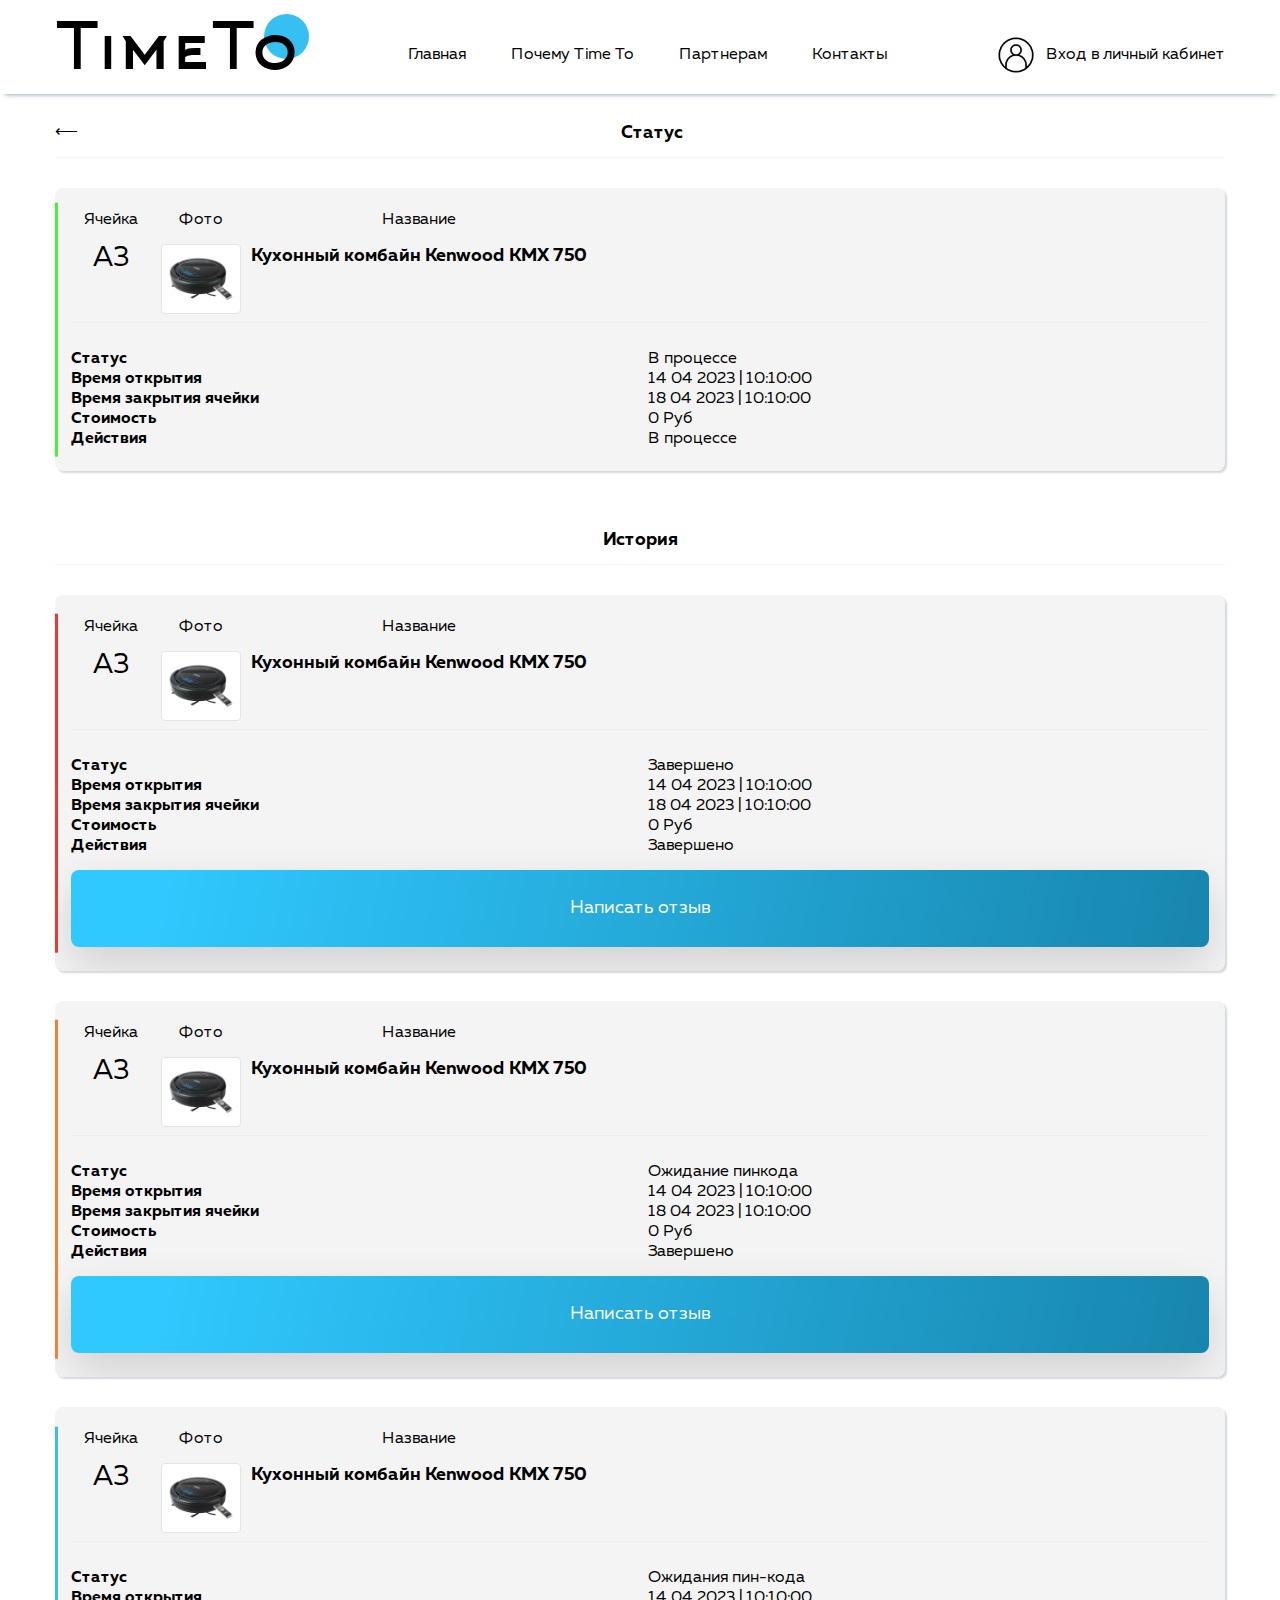
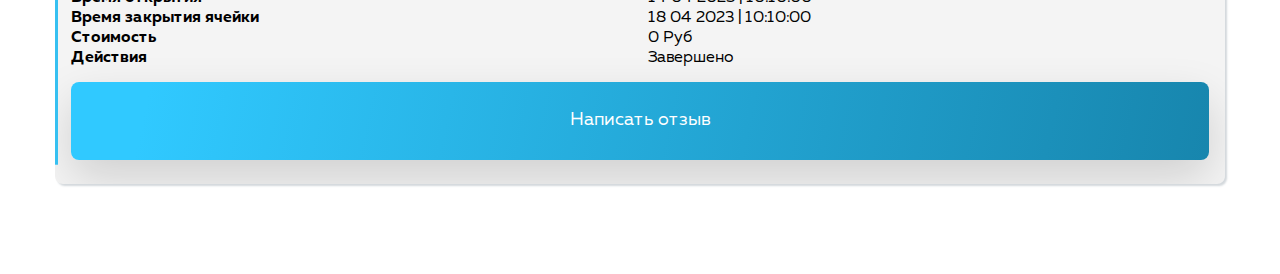
<file: status.html>
<!DOCTYPE html>
<html lang="ru">

<head>
	<title>Статус</title>
	<meta charset="UTF-8">
	<meta name="format-detection" content="telephone=no">
	<!-- <style>body{opacity: 0;}</style> -->
	<link rel="stylesheet" href="css/style.min.css?_v=20230513160421">
	<link rel="shortcut icon" href="favicon.ico">
	<!-- <meta name="robots" content="noindex, nofollow"> -->
	<meta name="viewport" content="width=device-width, initial-scale=1.0">
</head>

<body>
	<div class="wrapper">
		<header class="header">
			<div class="header__container">
				<button type="button" class="menu__icon icon-menu"><span></span></button>
				<a href="" class="header__logo"><span>TimeTo</span> </a>
				<div class="header__menu menu">
					<nav class="menu__body">

						<ul class="menu__list">
							<li class="menu__item"><a href="" class="menu__link">Главная</a></li>
							<li class="menu__item"><a href="" class="menu__link">Почему Time To</a></li>
							<li class="menu__item"><a href="" class="menu__link">Партнерам</a></li>
							<li class="menu__item"><a href="" class="menu__link">Контакты</a></li>

						</ul>
					</nav>
					<div class="menu-overlay">

						<ul class="menu__list nav">
							<li class="menu__item">
								<a href="" class="menu__link">
									<img src="img/wallet.png" alt="lorem">
									Кошелек
									<span>0 руб</span>
								</a>
							</li>
							<li class="menu__item"><a href="" class="menu__link"><img src="img/coupon.png" alt="lorem">Promo</a></li>
							<li class="menu__item"><a href="person.html" class="menu__link">
									<img src="img/user-data.png" alt="lorem">
									Личные данные
								</a></li>
							<li class="menu__item"><a href="" class="menu__link">
									<img src="img/history.png" alt="lorem">
									История / Статус</a></li>
							<li class="menu__item"><a href="" class="menu__link">
									<img src="img/solution.png" alt="lorem">
									Ваши идеи</a>
							</li>
							<li class="menu__item"><a href="" class="menu__link">
									<img src="img/help.png" alt="lorem">
									FAQ's</a>
							</li>
							<li class="menu__item"><a href="" class="menu__link">
									<img src="img/mail.png" alt="lorem">
									Свяжитесь с нами</a>
							</li>
						</ul>
					</div>
				</div>
				<div class="header__actions">
					<a href="" class="header__link">
						<img src="img/user.png" alt="Вход в личный кабинет">
						<span>Вход в личный кабинет</span>
					</a>
				</div>
			</div>
		</header>
		<main class="page">
			<section class="person">
				<div class="person__container">
					<a href="home.html" class="person__header-link">⟵
						<span>Статус</span>
					</a>
					<div class="person__bode">

						<div class="person__cash cash cash_green">
							<div class="cash__inner ">
								<div class="cash__flex">
									<div class="cash__header">
										<div class="cash__header-inner">
											<div class="cash__header-top">Ячейка</div>
											<div class="cash__header-body cash__header-body_width">
												А3</div>
										</div>
										<div class="cash__header-inner">
											<div class="cash__header-top">Фото</div>
											<div class="cash__header-body">
												<div class="cash__img">
													<img src="img/robot.webp" alt="lorem">
												</div>
											</div>
										</div>
										<div class="cash__header-inner">
											<div class="cash__header-top">название</div>
											<div class="cash__header-body">
												<h3 class="cash__name">Кухонный комбайн Kenwood KMX 750</h3>
											</div>
										</div>
									</div>

									<div class="cash__block">
										<div class="cash__block-inner">
											<div class="cash__item">
												<div class="cash__left">
													<span>Статус</span>
												</div>
												<div class="cash__right">
													<span>В процессе</span>
												</div>
											</div>
											<div class="cash__item">
												<div class="cash__left">
													<span>Время открытия</span>
												</div>
												<div class="cash__right">
													<span class="cash__right-data">14 04 2023</span>
													<span> | </span>
													<span class="cash__right-time">10:10:00</span>
												</div>
											</div>
											<div class="cash__item">
												<div class="cash__left">
													<span>Время закрытия ячейки</span>
												</div>
												<div class="cash__right">
													<span class="cash__right-data">18 04 2023</span>
													<span> | </span>
													<span class="cash__right-time">10:10:00</span>
												</div>
											</div>
											<div class="cash__item">
												<div class="cash__left">
													<span>Стоимость</span>
												</div>
												<div class="cash__right">
													<span>0 Руб</span>
												</div>
											</div>
											<div class="cash__item">
												<div class="cash__left">
													<span>Действия</span>
												</div>
												<div class="cash__right">
													<span>В процессе
													</span>
												</div>
											</div>
										</div>
									</div>
								</div>
							</div>
						</div>
					</div>
					<p class="person__header-link">
						<span>История</span>

					</p>
					<div class="person__bode">

						<div class="person__cash cash cash_red">
							<div class="cash__inner">
								<div class="cash__flex">
									<div class="cash__header">
										<div class="cash__header-inner">
											<div class="cash__header-top">Ячейка</div>
											<div class="cash__header-body cash__header-body_width">
												А3</div>
										</div>
										<div class="cash__header-inner">
											<div class="cash__header-top">Фото</div>
											<div class="cash__header-body">
												<div class="cash__img">
													<img src="img/robot.webp" alt="lorem">
												</div>
											</div>
										</div>
										<div class="cash__header-inner">
											<div class="cash__header-top">название</div>
											<div class="cash__header-body">
												<h3 class="cash__name">Кухонный комбайн Kenwood KMX 750</h3>
											</div>
										</div>
									</div>

									<div class="cash__block">
										<div class="cash__block-inner">
											<div class="cash__item">
												<div class="cash__left">
													<span>Статус</span>
												</div>
												<div class="cash__right">
													<span>Завершено</span>
												</div>
											</div>
											<div class="cash__item">
												<div class="cash__left">
													<span>Время открытия</span>
												</div>
												<div class="cash__right">
													<span class="cash__right-data">14 04 2023</span>
													<span> | </span>
													<span class="cash__right-time">10:10:00</span>
												</div>
											</div>
											<div class="cash__item">
												<div class="cash__left">
													<span>Время закрытия ячейки</span>
												</div>
												<div class="cash__right">
													<span class="cash__right-data">18 04 2023</span>
													<span> | </span>
													<span class="cash__right-time">10:10:00</span>
												</div>
											</div>
											<div class="cash__item">
												<div class="cash__left">
													<span>Стоимость</span>
												</div>
												<div class="cash__right">
													<span>0 Руб</span>
												</div>
											</div>
											<div class="cash__item">
												<div class="cash__left">
													<span>Действия</span>
												</div>
												<div class="cash__right">
													<span>Завершено
													</span>
												</div>
											</div>
										</div>
									</div>
								</div>
								<a href='' class="cash__btn">Написать отзыв</a>
							</div>
						</div>
						<div class="person__cash cash cash_orange">
							<div class="cash__inner cash__inner_red">
								<div class="cash__flex">
									<div class="cash__header">
										<div class="cash__header-inner">
											<div class="cash__header-top">Ячейка</div>
											<div class="cash__header-body cash__header-body_width">
												А3</div>
										</div>
										<div class="cash__header-inner">
											<div class="cash__header-top">Фото</div>
											<div class="cash__header-body">
												<div class="cash__img">
													<img src="img/robot.webp" alt="lorem">
												</div>
											</div>
										</div>
										<div class="cash__header-inner">
											<div class="cash__header-top">название</div>
											<div class="cash__header-body">
												<h3 class="cash__name">Кухонный комбайн Kenwood KMX 750</h3>
											</div>
										</div>
									</div>

									<div class="cash__block">
										<div class="cash__block-inner">
											<div class="cash__item">
												<div class="cash__left">
													<span>Статус</span>
												</div>
												<div class="cash__right">
													<span>Ожидание пинкода</span>
												</div>
											</div>
											<div class="cash__item">
												<div class="cash__left">
													<span>Время открытия</span>
												</div>
												<div class="cash__right">
													<span class="cash__right-data">14 04 2023</span>
													<span> | </span>
													<span class="cash__right-time">10:10:00</span>
												</div>
											</div>
											<div class="cash__item">
												<div class="cash__left">
													<span>Время закрытия ячейки</span>
												</div>
												<div class="cash__right">
													<span class="cash__right-data">18 04 2023</span>
													<span> | </span>
													<span class="cash__right-time">10:10:00</span>
												</div>
											</div>
											<div class="cash__item">
												<div class="cash__left">
													<span>Стоимость</span>
												</div>
												<div class="cash__right">
													<span>0 Руб</span>
												</div>
											</div>
											<div class="cash__item">
												<div class="cash__left">
													<span>Действия</span>
												</div>
												<div class="cash__right">
													<span>Завершено
													</span>
												</div>
											</div>
										</div>
									</div>
								</div>
								<a href='' class="cash__btn">Написать отзыв</a>
							</div>
						</div>
						<div class="person__cash cash">
							<div class="cash__inner cash__inner_orange">
								<div class="cash__flex">
									<div class="cash__header">
										<div class="cash__header-inner">
											<div class="cash__header-top">Ячейка</div>
											<div class="cash__header-body cash__header-body_width">
												А3</div>
										</div>
										<div class="cash__header-inner">
											<div class="cash__header-top">Фото</div>
											<div class="cash__header-body">
												<div class="cash__img">
													<img src="img/robot.webp" alt="lorem">
												</div>
											</div>
										</div>
										<div class="cash__header-inner">
											<div class="cash__header-top">название</div>
											<div class="cash__header-body">
												<h3 class="cash__name">Кухонный комбайн Kenwood KMX 750</h3>
											</div>
										</div>
									</div>

									<div class="cash__block">
										<div class="cash__block-inner">
											<div class="cash__item">
												<div class="cash__left">
													<span>Статус</span>
												</div>
												<div class="cash__right">
													<span>Ожидания пин-кода</span>
												</div>
											</div>
											<div class="cash__item">
												<div class="cash__left">
													<span>Время открытия</span>
												</div>
												<div class="cash__right">
													<span class="cash__right-data">14 04 2023</span>
													<span> | </span>
													<span class="cash__right-time">10:10:00</span>
												</div>
											</div>
											<div class="cash__item">
												<div class="cash__left">
													<span>Время закрытия ячейки</span>
												</div>
												<div class="cash__right">
													<span class="cash__right-data">18 04 2023</span>
													<span> | </span>
													<span class="cash__right-time">10:10:00</span>
												</div>
											</div>
											<div class="cash__item">
												<div class="cash__left">
													<span>Стоимость</span>
												</div>
												<div class="cash__right">
													<span>0 Руб</span>
												</div>
											</div>
											<div class="cash__item">
												<div class="cash__left">
													<span>Действия</span>
												</div>
												<div class="cash__right">
													<span>Завершено
													</span>
												</div>
											</div>
										</div>
									</div>
								</div>
								<a href='' class="cash__btn">Написать отзыв</a>
							</div>
						</div>
					</div>
				</div>
			</section>
		</main>
		<footer class="footer">
			<div class="footer__container">
			</div>
		</footer>
	</div>
	<div id="popup" aria-hidden="true" class="popup">
		<div class="popup__wrapper">
			<div class="popup__content">
				<button data-close type="button" class="popup__close">X</button>
				<div class="popup__text">
					<h3 class="popup__title">Ручной пылесос</h3>
					<p class="popup__coast">Стоимость аренды</p>
					<h4 class="popup__sub-title">Как считаем?</h4>
					<p class="popup__info">Lorem ipsum dolor sit amet consectetur adipisicing elit. Labore minima quidem modi voluptates necessitatibus nesciunt, debitis saepe recusandae aliquam! Inventore officiis nihil obcaecati aliquam deleniti, omnis doloribus, voluptatum quae ullam perspiciatis molestiae ipsam tenetur nisi quas vel est quibusdam. Repellat saepe magni dignissimos nisi, minus iste doloremque impedit, ullam cumque minima ipsa incidunt rem deserunt, illum exercitationem tempora itaque veritatis officiis natus quae reprehenderit harum adipisci quaerat! Eaque qui molestiae explicabo quis accusamus, consequuntur ut numquam doloremque ullam odio cumque!
					</p>
					<h4 class="popup__sub-title">Как произведем расчет?</h4>
					<p class="popup__info">Lorem ipsum, dolor sit amet consectetur adipisicing elit. Obcaecati officia consectetur illo optio et corporis laboriosam nemo quos facilis, odit doloremque ratione, animi accusamus distinctio ducimus voluptatem incidunt est! Nam fugit pariatur tenetur error tempora dolor nemo rerum dolorum libero at distinctio, perferendis aliquid veritatis, voluptatem laudantium fugiat rem? Iste eius expedita reiciendis distinctio magnam libero. Aliquid assumenda reprehenderit laboriosam exercitationem iste! Nihil voluptate corrupti, vero voluptatum repellat quo recusandae quam eligendi veritatis quia, cum doloremque. Qui aliquam sequi quis, facilis porro saepe dolores reprehenderit accusantium repellendus tenetur fugit dicta ea accusamus dolor harum excepturi sint id esse nobis illum.</p>
				</div>
			</div>
		</div>
	</div>
	<div id="popup-info" aria-hidden="true" class="popup">
		<div class="popup__wrapper">
			<div class="popup__content">
				<button data-close type="button" class="popup__close">X</button>
				<div class="popup__text">
					<h3 class="popup__title">Инструкция</h3>
					<ol>
						<li>
							<p class="popup__info">Lorem, ipsum dolor sit amet consectetur adipisicing elit. Dicta vel distinctio assumenda optio incidunt neque.</p>
						</li>
						<li>
							<p class="popup__info">Lorem, ipsum dolor sit amet consectetur adipisicing elit. Dicta vel distinctio assumenda optio incidunt neque.</p>
						</li>
						<li>
							<p class="popup__info">Lorem, ipsum dolor sit amet consectetur adipisicing elit. Dicta vel distinctio assumenda optio incidunt neque.</p>
						</li>
						<li>
							<p class="popup__info">Lorem, ipsum dolor sit amet consectetur adipisicing elit. Dicta vel distinctio assumenda optio incidunt neque.</p>
						</li>
						<li>
							<p class="popup__info">Lorem, ipsum dolor sit amet consectetur adipisicing elit. Dicta vel distinctio assumenda optio incidunt neque.</p>
						</li>
						<li>
							<p class="popup__info">Lorem, ipsum dolor sit amet consectetur adipisicing elit. Dicta vel distinctio assumenda optio incidunt neque.</p>
						</li>
					</ol>
					<a href="" class="popup__coast" download="">Скачать инструкцию</a>
				</div>
			</div>
		</div>
	</div>
	<div id="choose" aria-hidden="true" class="popup">
		<div class="popup__wrapper">
			<div class="popup__content">
				<button data-close type="button" class="popup__close">X</button>
				<div class="popup__text">
					<a href class="popup__btn" data-popup="#choose">Начать пользоваться</a>
					<p>Lorem ipsum dolor sit, amet consectetur adipisicing elit. Culpa accusantium numquam labore odit sequi, facilis tempora non cum earum corrupti!</p>
					<br>
					<br>
					<p>Lorem ipsum dolor sit, amet consectetur adipisicing elit. Culpa accusantium numquam labore odit sequi, facilis tempora non cum earum corrupti!</p>
				</div>
			</div>
		</div>
	</div>

	<script src="js/app.min.js?_v=20230513160421"></script>
</body>

</html>
</file>
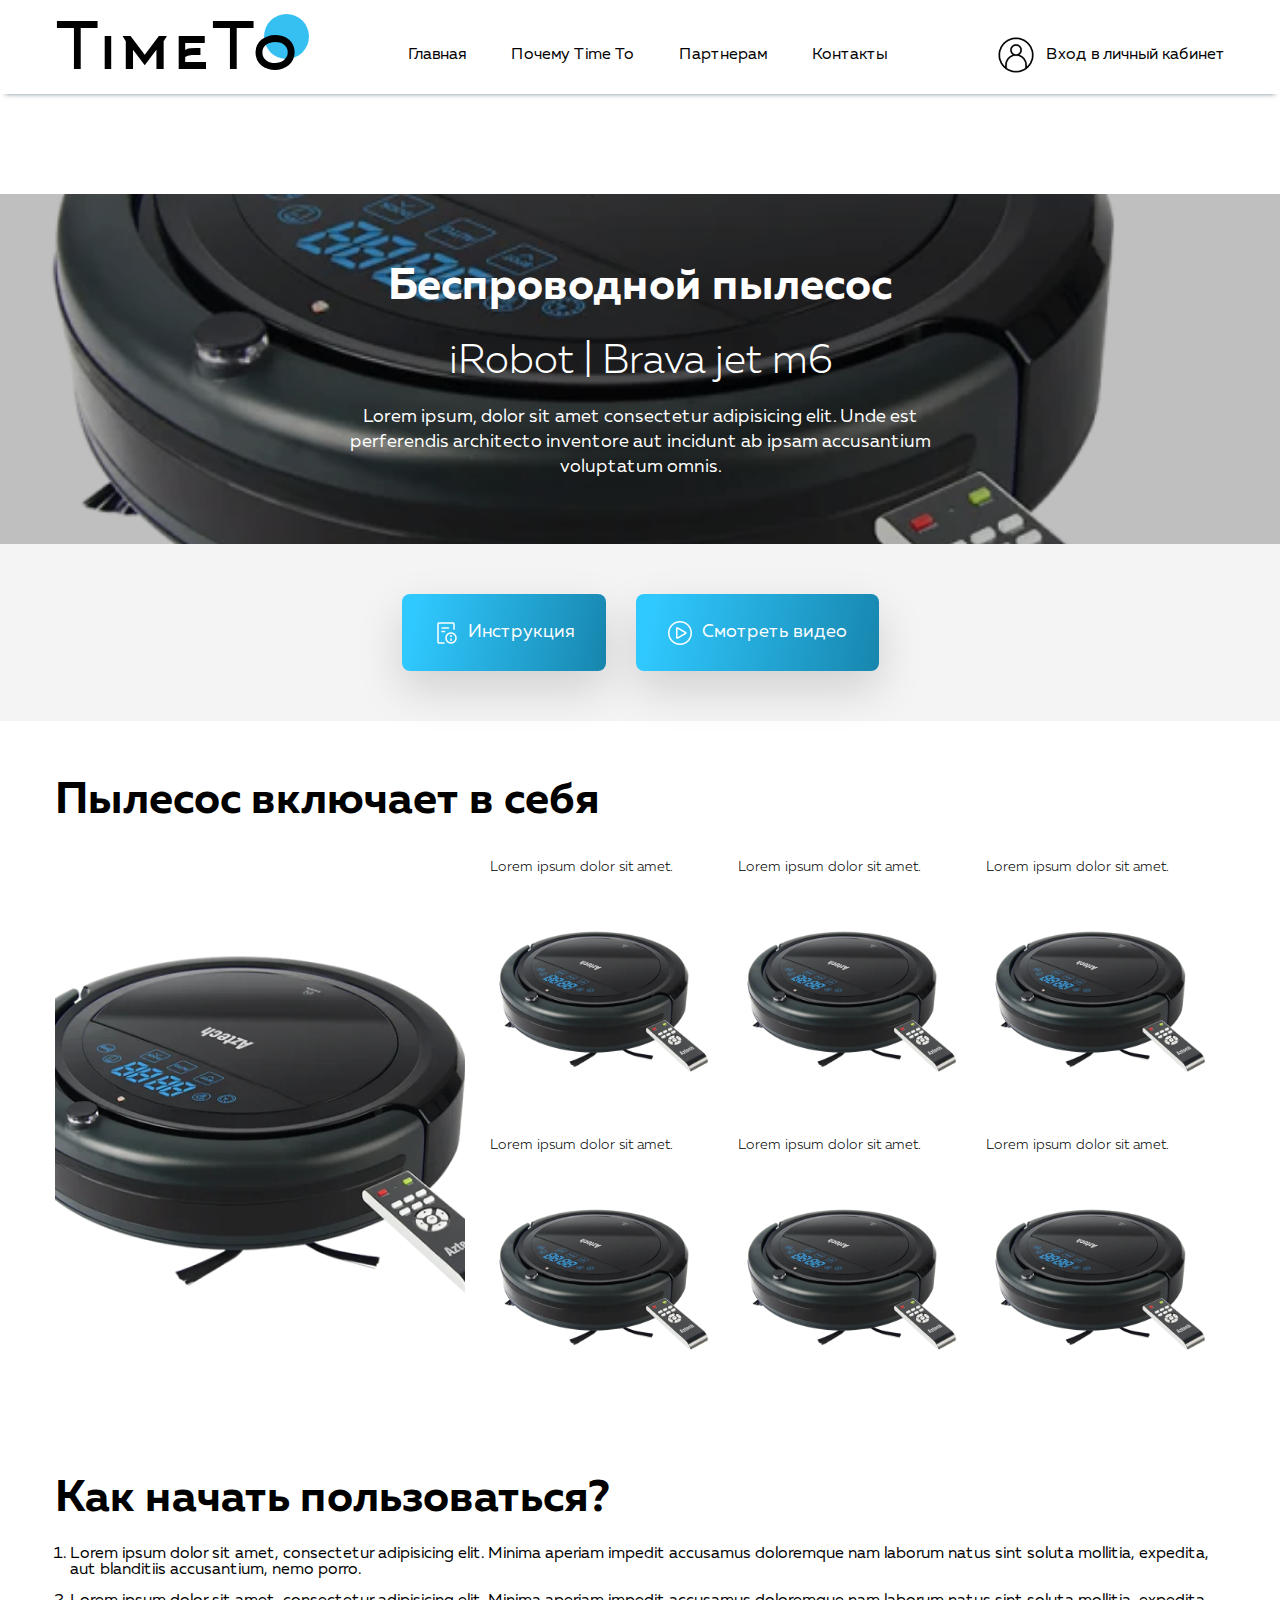
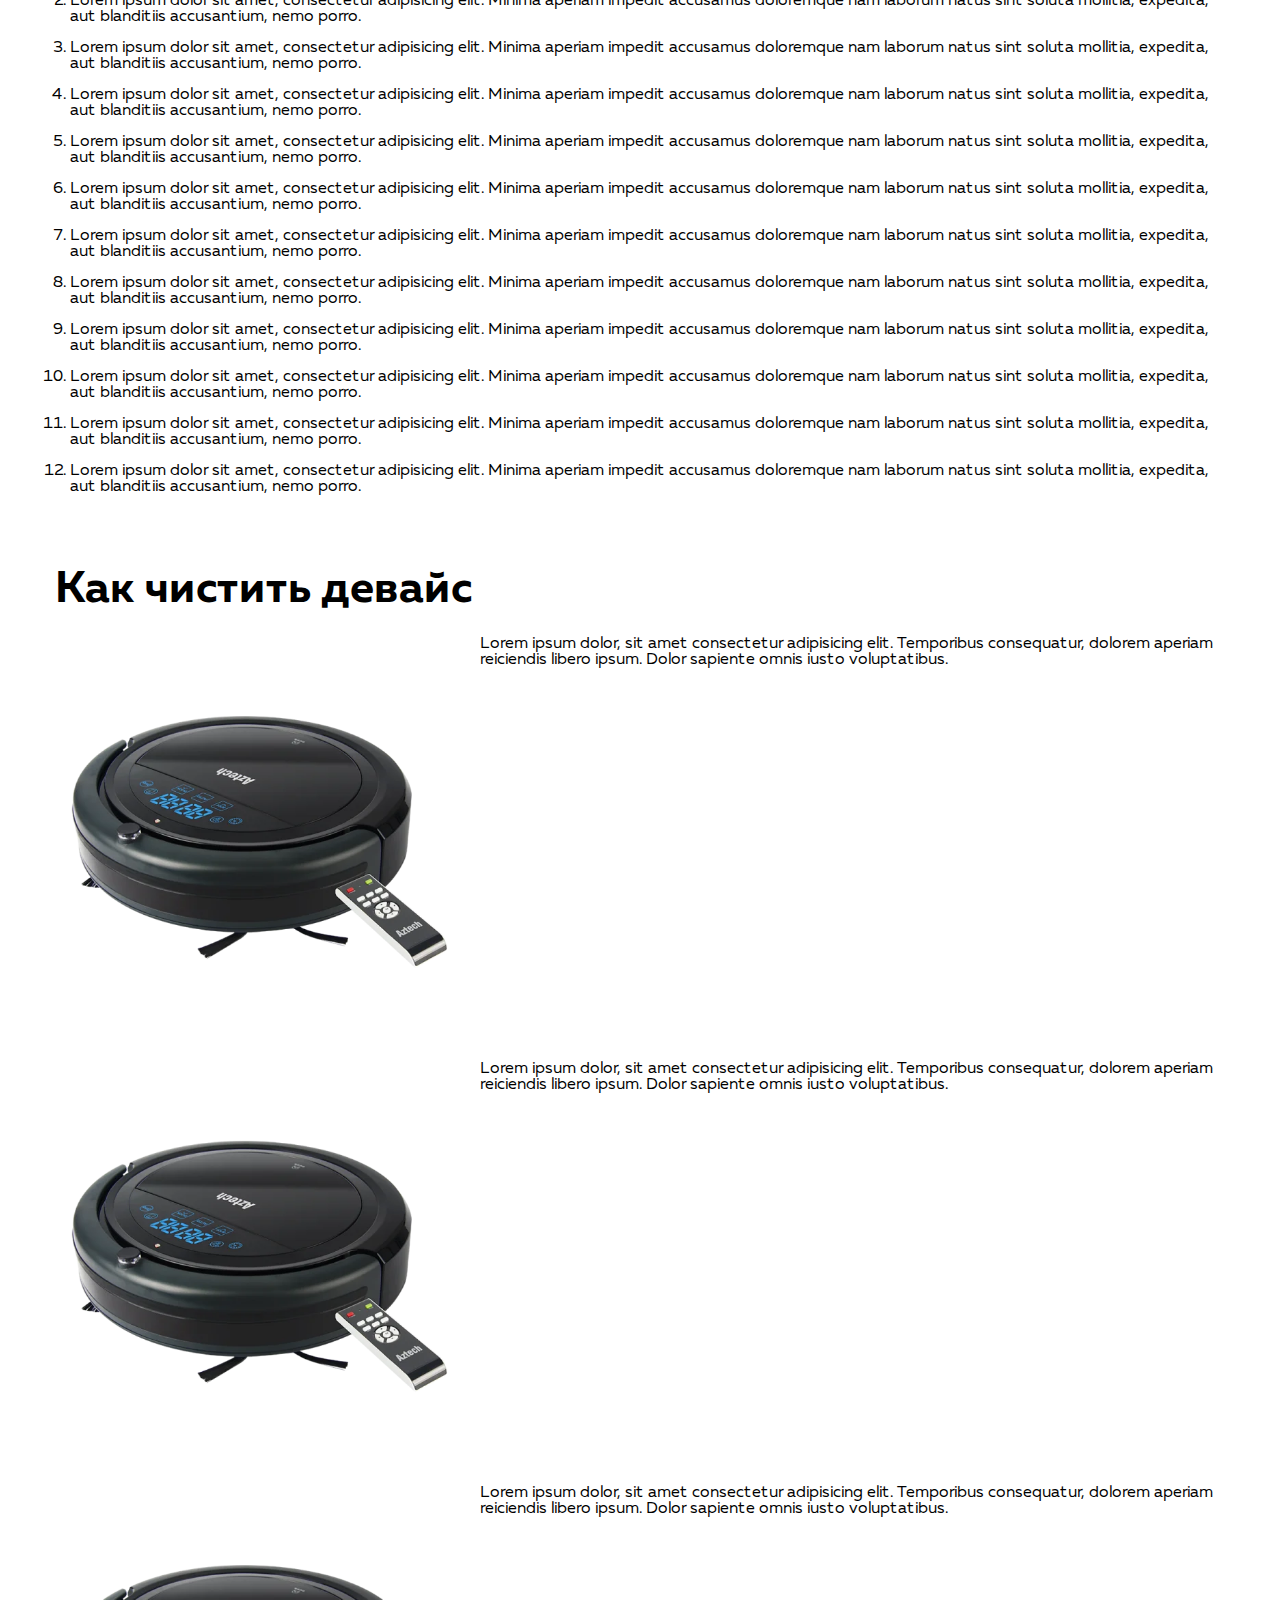
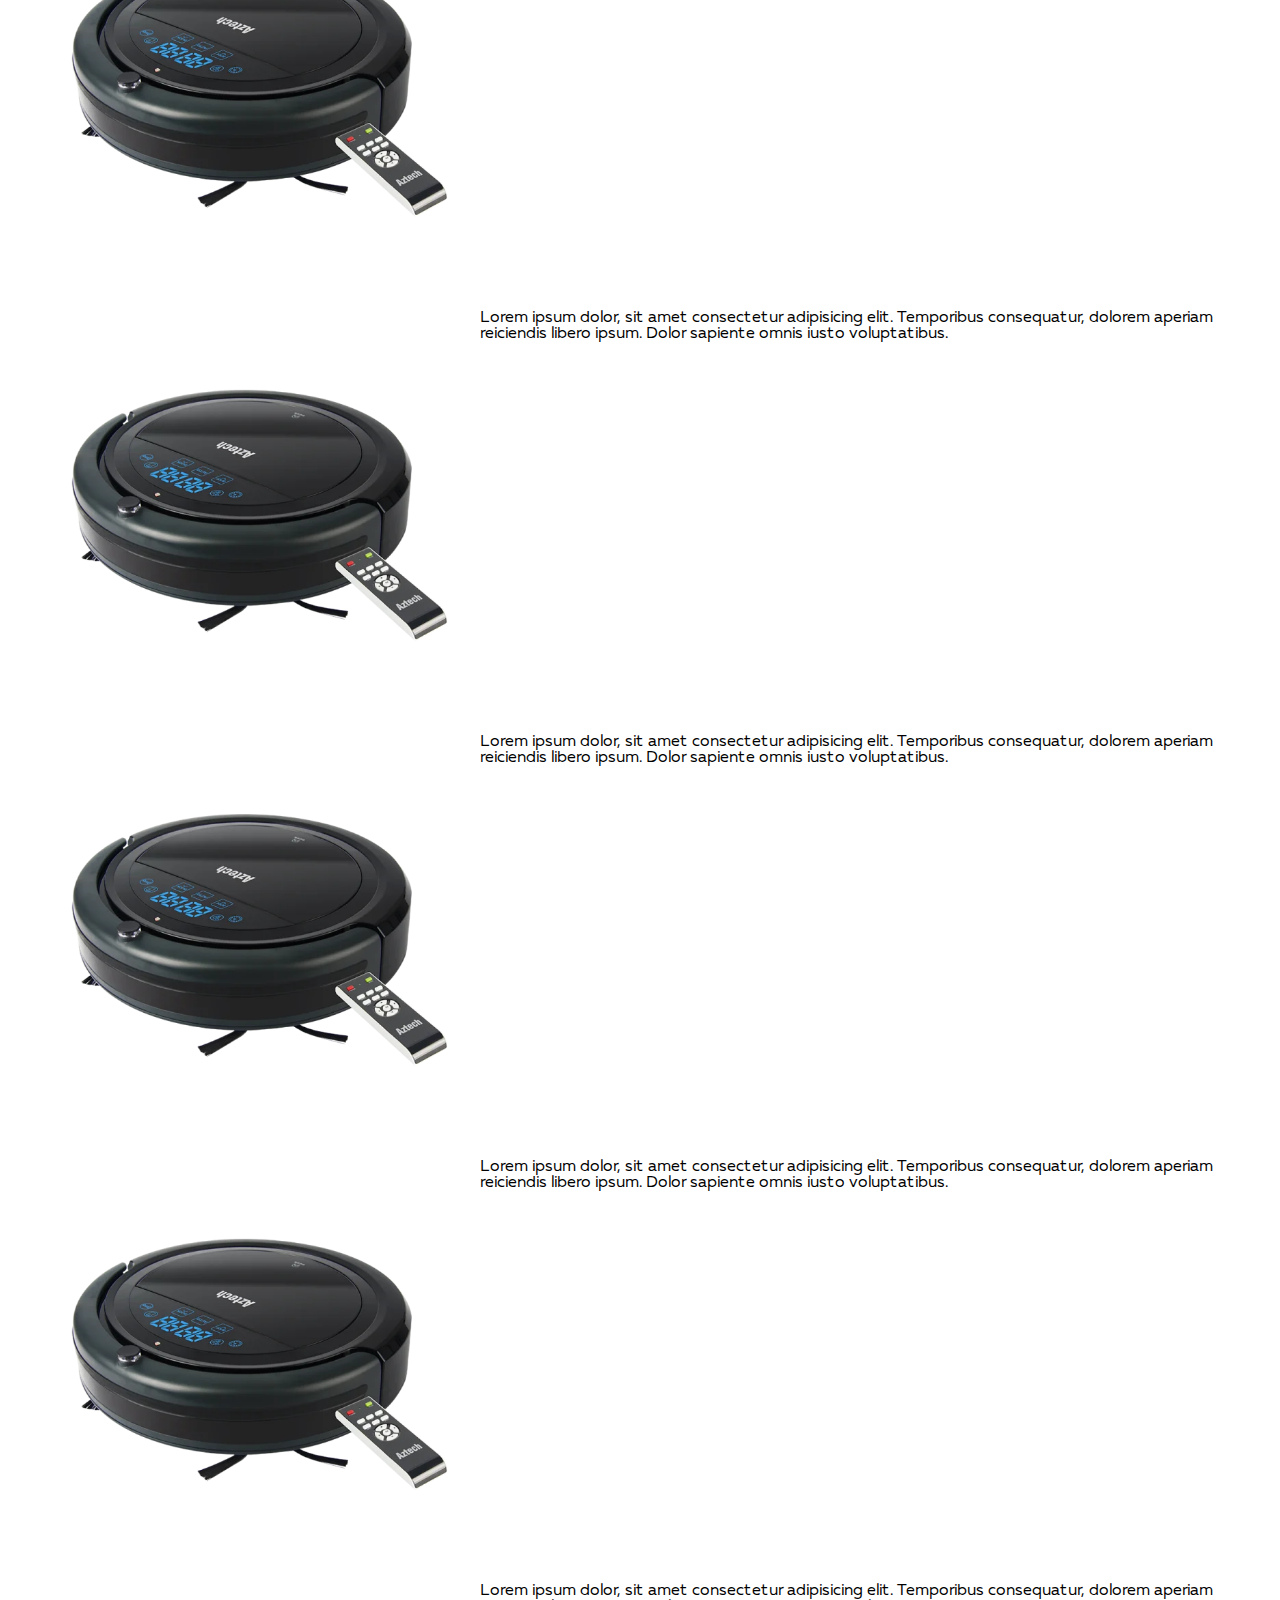
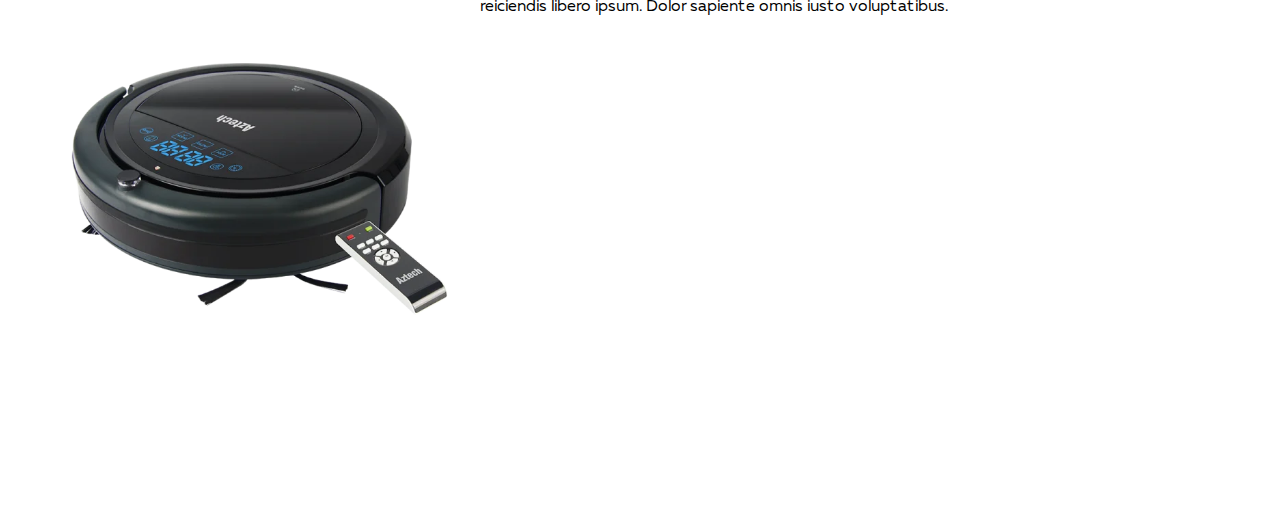
<file: use.html>
<!DOCTYPE html>
<html lang="ru">

<head>
	<title>Главная</title>
	<meta charset="UTF-8">
	<meta name="format-detection" content="telephone=no">
	<!-- <style>body{opacity: 0;}</style> -->
	<link rel="stylesheet" href="css/style.min.css?_v=20230513160421">
	<link rel="shortcut icon" href="favicon.ico">
	<!-- <meta name="robots" content="noindex, nofollow"> -->
	<meta name="viewport" content="width=device-width, initial-scale=1.0">
</head>

<body>
	<div class="wrapper">
		<header class="header">
			<div class="header__container">
				<button type="button" class="menu__icon icon-menu"><span></span></button>
				<a href="" class="header__logo"><span>TimeTo</span> </a>
				<div class="header__menu menu">
					<nav class="menu__body">

						<ul class="menu__list">
							<li class="menu__item"><a href="" class="menu__link">Главная</a></li>
							<li class="menu__item"><a href="" class="menu__link">Почему Time To</a></li>
							<li class="menu__item"><a href="" class="menu__link">Партнерам</a></li>
							<li class="menu__item"><a href="" class="menu__link">Контакты</a></li>

						</ul>
					</nav>
					<div class="menu-overlay">

						<ul class="menu__list nav">
							<li class="menu__item">
								<a href="" class="menu__link">
									<img src="img/wallet.png" alt="lorem">
									Кошелек
									<span>0 руб</span>
								</a>
							</li>
							<li class="menu__item"><a href="" class="menu__link"><img src="img/coupon.png" alt="lorem">Promo</a></li>
							<li class="menu__item"><a href="person.html" class="menu__link">
									<img src="img/user-data.png" alt="lorem">
									Личные данные
								</a></li>
							<li class="menu__item"><a href="" class="menu__link">
									<img src="img/history.png" alt="lorem">
									История / Статус</a></li>
							<li class="menu__item"><a href="" class="menu__link">
									<img src="img/solution.png" alt="lorem">
									Ваши идеи</a>
							</li>
							<li class="menu__item"><a href="" class="menu__link">
									<img src="img/help.png" alt="lorem">
									FAQ's</a>
							</li>
							<li class="menu__item"><a href="" class="menu__link">
									<img src="img/mail.png" alt="lorem">
									Свяжитесь с нами</a>
							</li>
						</ul>
					</div>
				</div>
				<div class="header__actions">
					<a href="" class="header__link">
						<img src="img/user.png" alt="Вход в личный кабинет">
						<span>Вход в личный кабинет</span>
					</a>
				</div>
			</div>
		</header>
		<main class="page">
			<section class="use">
				<div class="use__banner">
					<picture>
						<source srcset="img/robot.webp" type="image/webp"><img src="img/robot.jpg" alt="Lorem">
					</picture>
					<div class="use__name">
						<h1 class="use__title">Беспроводной пылесос</h1>
						<p class="use__sub-title">iRobot | Brava jet m6</p>
						<p class="use__slogan">Lorem ipsum, dolor sit amet consectetur adipisicing elit. Unde est perferendis architecto inventore aut incidunt ab ipsam accusantium voluptatum omnis.</p>
					</div>
				</div>
				<div class="use__controls">
					<a href="" class="use__btn use__btn_info" target="_blank" data-popup="#popup-info">Инструкция</a>
					<a href="https://www.youtube.com/watch?v=fdk7yCMnre8&ab_channel=RuDeepRadio" class="use__btn use__btn_video" target="_blank">Смотреть видео</a>
				</div>
				<div class="use__container">

					<div class="use__complectations complectations">
						<h2 class="use__title">Пылесос включает в себя</h2>
						<div class="complectations__inner">
							<div class="complectations__left">
								<picture>
									<source srcset="img/robot.webp" type="image/webp"><img src="img/robot.jpg" alt="Lorem">
								</picture>
							</div>
							<div class="complectations__right">
								<div class="complectations__item">
									<div class="complectations__content">
										<p>Lorem ipsum dolor sit amet.</p>
									</div>
									<div class="complectations__img">
										<picture>
											<source srcset="img/robot.webp" type="image/webp"><img src="img/robot.jpg" alt="Lorem">
										</picture>
									</div>
								</div>
								<div class="complectations__item">
									<div class="complectations__content">
										<p>Lorem ipsum dolor sit amet.</p>
									</div>
									<div class="complectations__img">
										<picture>
											<source srcset="img/robot.webp" type="image/webp"><img src="img/robot.jpg" alt="Lorem">
										</picture>
									</div>
								</div>
								<div class="complectations__item">
									<div class="complectations__content">
										<p>Lorem ipsum dolor sit amet.</p>
									</div>
									<div class="complectations__img">
										<picture>
											<source srcset="img/robot.webp" type="image/webp"><img src="img/robot.jpg" alt="Lorem">
										</picture>
									</div>
								</div>
								<div class="complectations__item">
									<div class="complectations__content">
										<p>Lorem ipsum dolor sit amet.</p>
									</div>
									<div class="complectations__img">
										<picture>
											<source srcset="img/robot.webp" type="image/webp"><img src="img/robot.jpg" alt="Lorem">
										</picture>
									</div>
								</div>
								<div class="complectations__item">
									<div class="complectations__content">
										<p>Lorem ipsum dolor sit amet.</p>
									</div>
									<div class="complectations__img">
										<picture>
											<source srcset="img/robot.webp" type="image/webp"><img src="img/robot.jpg" alt="Lorem">
										</picture>
									</div>
								</div>
								<div class="complectations__item">
									<div class="complectations__content">
										<p>Lorem ipsum dolor sit amet.</p>
									</div>
									<div class="complectations__img">
										<picture>
											<source srcset="img/robot.webp" type="image/webp"><img src="img/robot.jpg" alt="Lorem">
										</picture>
									</div>
								</div>
							</div>
						</div>
					</div>
					<div class="use__complectations complectations">
						<h2 class="use__title">Как начать пользоваться?</h2>
						<ol>
							<li>
								<p>Lorem ipsum dolor sit amet, consectetur adipisicing elit. Minima aperiam impedit accusamus doloremque nam laborum natus sint soluta mollitia, expedita, aut blanditiis accusantium, nemo porro.</p>
							</li>
							<li>
								<p>Lorem ipsum dolor sit amet, consectetur adipisicing elit. Minima aperiam impedit accusamus doloremque nam laborum natus sint soluta mollitia, expedita, aut blanditiis accusantium, nemo porro.</p>
							</li>
							<li>
								<p>Lorem ipsum dolor sit amet, consectetur adipisicing elit. Minima aperiam impedit accusamus doloremque nam laborum natus sint soluta mollitia, expedita, aut blanditiis accusantium, nemo porro.</p>
							</li>
							<li>
								<p>Lorem ipsum dolor sit amet, consectetur adipisicing elit. Minima aperiam impedit accusamus doloremque nam laborum natus sint soluta mollitia, expedita, aut blanditiis accusantium, nemo porro.</p>
							</li>
							<li>
								<p>Lorem ipsum dolor sit amet, consectetur adipisicing elit. Minima aperiam impedit accusamus doloremque nam laborum natus sint soluta mollitia, expedita, aut blanditiis accusantium, nemo porro.</p>
							</li>
							<li>
								<p>Lorem ipsum dolor sit amet, consectetur adipisicing elit. Minima aperiam impedit accusamus doloremque nam laborum natus sint soluta mollitia, expedita, aut blanditiis accusantium, nemo porro.</p>
							</li>
							<li>
								<p>Lorem ipsum dolor sit amet, consectetur adipisicing elit. Minima aperiam impedit accusamus doloremque nam laborum natus sint soluta mollitia, expedita, aut blanditiis accusantium, nemo porro.</p>
							</li>
							<li>
								<p>Lorem ipsum dolor sit amet, consectetur adipisicing elit. Minima aperiam impedit accusamus doloremque nam laborum natus sint soluta mollitia, expedita, aut blanditiis accusantium, nemo porro.</p>
							</li>
							<li>
								<p>Lorem ipsum dolor sit amet, consectetur adipisicing elit. Minima aperiam impedit accusamus doloremque nam laborum natus sint soluta mollitia, expedita, aut blanditiis accusantium, nemo porro.</p>
							</li>
							<li>
								<p>Lorem ipsum dolor sit amet, consectetur adipisicing elit. Minima aperiam impedit accusamus doloremque nam laborum natus sint soluta mollitia, expedita, aut blanditiis accusantium, nemo porro.</p>
							</li>
							<li>
								<p>Lorem ipsum dolor sit amet, consectetur adipisicing elit. Minima aperiam impedit accusamus doloremque nam laborum natus sint soluta mollitia, expedita, aut blanditiis accusantium, nemo porro.</p>
							</li>
							<li>
								<p>Lorem ipsum dolor sit amet, consectetur adipisicing elit. Minima aperiam impedit accusamus doloremque nam laborum natus sint soluta mollitia, expedita, aut blanditiis accusantium, nemo porro.</p>
							</li>
						</ol>
					</div>
					<div class="use__complectations complectations">
						<h2 class="use__title">Как чистить девайс</h2>
						<div class="complectations__inner">
							<div class="complectations__left">
								<picture>
									<source srcset="img/robot.webp" type="image/webp"><img src="img/robot.jpg" alt="Lorem">
								</picture>
							</div>
							<div class="complectations__right">
								<p>Lorem ipsum dolor, sit amet consectetur adipisicing elit. Temporibus consequatur, dolorem aperiam reiciendis libero ipsum. Dolor sapiente omnis iusto voluptatibus.</p>
							</div>
						</div>
						<div class="complectations__inner">
							<div class="complectations__left">
								<picture>
									<source srcset="img/robot.webp" type="image/webp"><img src="img/robot.jpg" alt="Lorem">
								</picture>
							</div>
							<div class="complectations__right">
								<p>Lorem ipsum dolor, sit amet consectetur adipisicing elit. Temporibus consequatur, dolorem aperiam reiciendis libero ipsum. Dolor sapiente omnis iusto voluptatibus.</p>
							</div>
						</div>
						<div class="complectations__inner">
							<div class="complectations__left">
								<picture>
									<source srcset="img/robot.webp" type="image/webp"><img src="img/robot.jpg" alt="Lorem">
								</picture>
							</div>
							<div class="complectations__right">
								<p>Lorem ipsum dolor, sit amet consectetur adipisicing elit. Temporibus consequatur, dolorem aperiam reiciendis libero ipsum. Dolor sapiente omnis iusto voluptatibus.</p>
							</div>
						</div>
						<div class="complectations__inner">
							<div class="complectations__left">
								<picture>
									<source srcset="img/robot.webp" type="image/webp"><img src="img/robot.jpg" alt="Lorem">
								</picture>
							</div>
							<div class="complectations__right">
								<p>Lorem ipsum dolor, sit amet consectetur adipisicing elit. Temporibus consequatur, dolorem aperiam reiciendis libero ipsum. Dolor sapiente omnis iusto voluptatibus.</p>
							</div>
						</div>
						<div class="complectations__inner">
							<div class="complectations__left">
								<picture>
									<source srcset="img/robot.webp" type="image/webp"><img src="img/robot.jpg" alt="Lorem">
								</picture>
							</div>
							<div class="complectations__right">
								<p>Lorem ipsum dolor, sit amet consectetur adipisicing elit. Temporibus consequatur, dolorem aperiam reiciendis libero ipsum. Dolor sapiente omnis iusto voluptatibus.</p>
							</div>
						</div>
						<div class="complectations__inner">
							<div class="complectations__left">
								<picture>
									<source srcset="img/robot.webp" type="image/webp"><img src="img/robot.jpg" alt="Lorem">
								</picture>
							</div>
							<div class="complectations__right">
								<p>Lorem ipsum dolor, sit amet consectetur adipisicing elit. Temporibus consequatur, dolorem aperiam reiciendis libero ipsum. Dolor sapiente omnis iusto voluptatibus.</p>
							</div>
						</div>
						<div class="complectations__inner">
							<div class="complectations__left">
								<picture>
									<source srcset="img/robot.webp" type="image/webp"><img src="img/robot.jpg" alt="Lorem">
								</picture>
							</div>
							<div class="complectations__right">
								<p>Lorem ipsum dolor, sit amet consectetur adipisicing elit. Temporibus consequatur, dolorem aperiam reiciendis libero ipsum. Dolor sapiente omnis iusto voluptatibus.</p>
							</div>
						</div>
					</div>
				</div>
			</section>
		</main>
		<footer class="footer">
			<div class="footer__container">
			</div>
		</footer>
	</div>
	<div id="popup" aria-hidden="true" class="popup">
		<div class="popup__wrapper">
			<div class="popup__content">
				<button data-close type="button" class="popup__close">X</button>
				<div class="popup__text">
					<h3 class="popup__title">Ручной пылесос</h3>
					<p class="popup__coast">Стоимость аренды</p>
					<h4 class="popup__sub-title">Как считаем?</h4>
					<p class="popup__info">Lorem ipsum dolor sit amet consectetur adipisicing elit. Labore minima quidem modi voluptates necessitatibus nesciunt, debitis saepe recusandae aliquam! Inventore officiis nihil obcaecati aliquam deleniti, omnis doloribus, voluptatum quae ullam perspiciatis molestiae ipsam tenetur nisi quas vel est quibusdam. Repellat saepe magni dignissimos nisi, minus iste doloremque impedit, ullam cumque minima ipsa incidunt rem deserunt, illum exercitationem tempora itaque veritatis officiis natus quae reprehenderit harum adipisci quaerat! Eaque qui molestiae explicabo quis accusamus, consequuntur ut numquam doloremque ullam odio cumque!
					</p>
					<h4 class="popup__sub-title">Как произведем расчет?</h4>
					<p class="popup__info">Lorem ipsum, dolor sit amet consectetur adipisicing elit. Obcaecati officia consectetur illo optio et corporis laboriosam nemo quos facilis, odit doloremque ratione, animi accusamus distinctio ducimus voluptatem incidunt est! Nam fugit pariatur tenetur error tempora dolor nemo rerum dolorum libero at distinctio, perferendis aliquid veritatis, voluptatem laudantium fugiat rem? Iste eius expedita reiciendis distinctio magnam libero. Aliquid assumenda reprehenderit laboriosam exercitationem iste! Nihil voluptate corrupti, vero voluptatum repellat quo recusandae quam eligendi veritatis quia, cum doloremque. Qui aliquam sequi quis, facilis porro saepe dolores reprehenderit accusantium repellendus tenetur fugit dicta ea accusamus dolor harum excepturi sint id esse nobis illum.</p>
				</div>
			</div>
		</div>
	</div>
	<div id="popup-info" aria-hidden="true" class="popup">
		<div class="popup__wrapper">
			<div class="popup__content">
				<button data-close type="button" class="popup__close">X</button>
				<div class="popup__text">
					<h3 class="popup__title">Инструкция</h3>
					<ol>
						<li>
							<p class="popup__info">Lorem, ipsum dolor sit amet consectetur adipisicing elit. Dicta vel distinctio assumenda optio incidunt neque.</p>
						</li>
						<li>
							<p class="popup__info">Lorem, ipsum dolor sit amet consectetur adipisicing elit. Dicta vel distinctio assumenda optio incidunt neque.</p>
						</li>
						<li>
							<p class="popup__info">Lorem, ipsum dolor sit amet consectetur adipisicing elit. Dicta vel distinctio assumenda optio incidunt neque.</p>
						</li>
						<li>
							<p class="popup__info">Lorem, ipsum dolor sit amet consectetur adipisicing elit. Dicta vel distinctio assumenda optio incidunt neque.</p>
						</li>
						<li>
							<p class="popup__info">Lorem, ipsum dolor sit amet consectetur adipisicing elit. Dicta vel distinctio assumenda optio incidunt neque.</p>
						</li>
						<li>
							<p class="popup__info">Lorem, ipsum dolor sit amet consectetur adipisicing elit. Dicta vel distinctio assumenda optio incidunt neque.</p>
						</li>
					</ol>
					<a href="" class="popup__coast" download="">Скачать инструкцию</a>
				</div>
			</div>
		</div>
	</div>
	<div id="choose" aria-hidden="true" class="popup">
		<div class="popup__wrapper">
			<div class="popup__content">
				<button data-close type="button" class="popup__close">X</button>
				<div class="popup__text">
					<a href class="popup__btn" data-popup="#choose">Начать пользоваться</a>
					<p>Lorem ipsum dolor sit, amet consectetur adipisicing elit. Culpa accusantium numquam labore odit sequi, facilis tempora non cum earum corrupti!</p>
					<br>
					<br>
					<p>Lorem ipsum dolor sit, amet consectetur adipisicing elit. Culpa accusantium numquam labore odit sequi, facilis tempora non cum earum corrupti!</p>
				</div>
			</div>
		</div>
	</div>

	<script src="js/app.min.js?_v=20230513160421"></script>
</body>

</html>
</file>
<file: css/style.min.css>
@charset "UTF-8";@font-face{font-family:Muller;font-display:swap;src:url(../fonts/MullerLight.woff2) format("woff2"),url(../fonts/MullerLight.woff) format("woff");font-weight:300;font-style:normal}@font-face{font-family:Arkhip;font-display:swap;src:url(../fonts/d9464-arkhip_font.woff2) format("woff2"),url(../fonts/d9464-arkhip_font.woff) format("woff");font-weight:400;font-style:normal}@font-face{font-family:Muller;font-display:swap;src:url(../fonts/MullerBold.woff2) format("woff2"),url(../fonts/MullerBold.woff) format("woff");font-weight:700;font-style:normal}@font-face{font-family:Muller;font-display:swap;src:url(../fonts/MullerRegular.woff2) format("woff2"),url(../fonts/MullerRegular.woff) format("woff");font-weight:400;font-style:normal}*{padding:0;margin:0;border:0}*,:after,:before{-webkit-box-sizing:border-box;box-sizing:border-box}body,html{height:100%;min-width:320px}body{color:#000;line-height:1;font-family:Muller;font-size:1rem;-ms-text-size-adjust:100%;-moz-text-size-adjust:100%;-webkit-text-size-adjust:100%;-webkit-font-smoothing:antialiased;-moz-osx-font-smoothing:grayscale}button,input,textarea{font-family:Muller;font-size:inherit}button{cursor:pointer;color:inherit;background-color:inherit}a{color:inherit}a:link,a:visited{text-decoration:none}a:hover{text-decoration:none}ul li{list-style:none}img{vertical-align:top}h1,h2,h3,h4,h5,h6{font-weight:inherit;font-size:inherit}.lock body{overflow:hidden;-ms-touch-action:none;touch-action:none}.wrapper{min-height:100%;display:-webkit-box;display:-ms-flexbox;display:flex;-webkit-box-orient:vertical;-webkit-box-direction:normal;-ms-flex-direction:column;flex-direction:column;overflow:hidden}.wrapper>main{-webkit-box-flex:1;-ms-flex:1 1 auto;flex:1 1 auto}.wrapper>*{min-width:0}[class*=__container]{max-width:73.125rem;-webkit-box-sizing:content-box;box-sizing:content-box;margin:0 auto;padding:0 .9375rem}.checkbox{position:relative}.checkbox__input{position:absolute;width:0;height:0;opacity:0}.checkbox__input:checked+.checkbox__label:before{background:#30c9ff}.checkbox__label{cursor:pointer;display:-webkit-inline-box;display:-ms-inline-flexbox;display:inline-flex;-webkit-box-align:center;-ms-flex-align:center;align-items:center;position:relative;gap:10px}.checkbox__label:before{content:"";-ms-flex-item-align:start;align-self:flex-start;-webkit-box-flex:0;-ms-flex:0 0 20px;flex:0 0 20px;width:20px;height:20px;border:1px solid #a7a9ac}.select{position:relative}.select__body{position:relative}.select__title{color:inherit;text-align:left;border-bottom:1px solid #d9d9d9;background-color:#fff;cursor:pointer;width:100%}.select__value{display:-webkit-box;display:-ms-flexbox;display:flex;-webkit-box-align:center;-ms-flex-align:center;align-items:center;height:30px;padding:8px 0;-webkit-box-pack:justify;-ms-flex-pack:justify;justify-content:space-between;-webkit-box-orient:horizontal;-webkit-box-direction:reverse;-ms-flex-direction:row-reverse;flex-direction:row-reverse}.select__value:before{content:"";-ms-flex-item-align:stretch;-ms-grid-row-align:stretch;align-self:stretch;-webkit-box-flex:0;-ms-flex:0 0 10px;flex:0 0 10px;-webkit-transition:all .3s ease 0s;-o-transition:all .3s ease 0s;transition:all .3s ease 0s;display:-webkit-box;display:-ms-flexbox;display:flex;-webkit-box-pack:center;-ms-flex-pack:center;justify-content:center;-webkit-box-align:center;-ms-flex-align:center;align-items:center;background:url(../img/right-arrow-black.png) no-repeat;background-size:contain;width:10px;height:10px}._select-open .select__value:before{-webkit-transform:rotate(-90deg);-ms-transform:rotate(-90deg);transform:rotate(-90deg)}.select__text{-webkit-box-flex:1;-ms-flex:1 1 auto;flex:1 1 auto}.select__input{width:100%;background-color:transparent;height:100%}.select__options{color:#000;position:absolute;top:29px;border-radius:0 0 4px 4px;min-width:100%;left:0;background-color:#fff;border-top:0;border:1px solid #d9d9d9;border-top:0;padding:10px 0 5px 0}.select__scroll{overflow-y:auto;overflow-x:hidden;max-height:200px}.select__option{width:100%;display:block;text-align:left;cursor:pointer;padding:5px 15px;color:#999}.select__option._select-selected{background-color:#eee}.select__row{display:-webkit-inline-box;display:-ms-inline-flexbox;display:inline-flex;-webkit-box-align:center;-ms-flex-align:center;align-items:center}.select._select-open{z-index:5}._select-tag{cursor:pointer}body::after{content:"";background-color:rgba(0,0,0,.5);position:fixed;width:100%;height:100%;top:0;left:0;opacity:0;-webkit-transition:opacity .8s ease 0s;-o-transition:opacity .8s ease 0s;transition:opacity .8s ease 0s;pointer-events:none;z-index:149}body.popup-show::after{opacity:1}.popup{position:fixed;top:0;left:0;bottom:0;right:0;padding:30px 10px;-webkit-transition:visibility .8s ease 0s;-o-transition:visibility .8s ease 0s;transition:visibility .8s ease 0s;visibility:hidden;pointer-events:none}.popup p{line-height:1.5}.popup_show{z-index:150;visibility:visible;overflow:auto;pointer-events:auto}.popup_show .popup__content{visibility:visible;-webkit-transform:scale(1);-ms-transform:scale(1);transform:scale(1)}.popup__wrapper{display:-webkit-box;display:-ms-flexbox;display:flex;-webkit-box-orient:vertical;-webkit-box-direction:normal;-ms-flex-direction:column;flex-direction:column;-webkit-box-align:center;-ms-flex-align:center;align-items:center;min-height:100%;-webkit-box-flex:1;-ms-flex:1 1 auto;flex:1 1 auto;width:100%;display:flex;-webkit-box-pack:center;-ms-flex-pack:center;justify-content:center;align-items:center}.popup__content{visibility:hidden;-webkit-transform:scale(0);-ms-transform:scale(0);transform:scale(0);-webkit-transition:-webkit-transform .3s ease 0s;transition:-webkit-transform .3s ease 0s;-o-transition:transform .3s ease 0s;transition:transform .3s ease 0s;transition:transform .3s ease 0s,-webkit-transform .3s ease 0s;background-color:#fff;padding:20px;width:100%;max-width:900px;border-radius:8px}.lock .popup__content{visibility:visible}.popup__close{display:block;margin-left:auto}.popup__title{padding-top:20px;font-weight:700;font-size:18px;margin-bottom:15px;text-transform:uppercase;letter-spacing:2px}.popup__coast{font-weight:700;font-size:16px;margin-bottom:15px}.popup__sub-title{font-size:16px;margin-bottom:10px;text-transform:uppercase}.popup__info{line-height:1.4;font-weight:300;margin-bottom:25px}.popup__btn{background:-o-linear-gradient(348.32deg,#30c9ff 6.85%,#147da3 111.96%);background:linear-gradient(101.68deg,#30c9ff 6.85%,#147da3 111.96%);-webkit-box-shadow:0 18px 45px rgba(0,0,0,.15);box-shadow:0 18px 45px rgba(0,0,0,.15);border-radius:8px;font-weight:500;font-size:18px;line-height:140%;color:#fff;padding:26px 32px;margin-bottom:20px;width:-webkit-fit-content;width:-moz-fit-content;width:fit-content;display:inline-block}.catalog__btn{background:-o-linear-gradient(348.32deg,#30c9ff 6.85%,#147da3 111.96%);background:linear-gradient(101.68deg,#30c9ff 6.85%,#147da3 111.96%);-webkit-box-shadow:2px 2px 2px rgba(0,0,0,.15);box-shadow:2px 2px 2px rgba(0,0,0,.15);color:#fff;border-radius:4px;font-weight:500;font-size:14px;line-height:140%;padding:6px 10px;margin-bottom:20px;width:100%;text-align:center;display:inline-block}.popup__btn:hover{background:#1a8fb9}.popup__btn:active{background:#1a8fb9;-webkit-box-shadow:0 18px 45px rgba(0,0,0,.15),inset 0 4px 4px rgba(0,0,0,.25);box-shadow:0 18px 45px rgba(0,0,0,.15),inset 0 4px 4px rgba(0,0,0,.25)}[class*=-ibg]{position:relative}[class*=-ibg] img{position:absolute;width:100%;height:100%;top:0;left:0;-o-object-fit:cover;object-fit:cover}[class*=-ibg_contain] img{-o-object-fit:contain;object-fit:contain}.header{padding:15px 0;-webkit-box-shadow:0 5px 5px -5px rgba(34,60,80,.6);box-shadow:0 5px 5px -5px rgba(34,60,80,.6)}.header__container{display:-webkit-box;display:-ms-flexbox;display:flex;-webkit-box-pack:justify;-ms-flex-pack:justify;justify-content:space-between;-webkit-box-align:center;-ms-flex-align:center;align-items:center;width:100%}.header__logo{font-family:Arkhip;font-size:64px;position:relative;z-index:2;display:block}.header__logo span{position:relative}.header__logo span::before{content:"";width:45px;height:45px;border-radius:50%;overflow:hidden;background:#36c0f1;position:absolute;top:5px;right:-10px;z-index:-1}.header__menu{margin-left:auto;margin-right:auto}.header__link{display:-webkit-box;display:-ms-flexbox;display:flex;-webkit-box-align:center;-ms-flex-align:center;align-items:center;-webkit-box-pack:center;-ms-flex-pack:center;justify-content:center;gap:10px;padding-top:15px;-webkit-transition:all .5s ease 0s;-o-transition:all .5s ease 0s;transition:all .5s ease 0s}.header__link img{width:40px;height:40px;display:block}.header__link:hover{color:#999}.menu__list{display:-webkit-box;display:-ms-flexbox;display:flex;-webkit-box-align:center;-ms-flex-align:center;align-items:center}.menu__item{padding:0 15px}.menu__item:not(:last-of-type){margin-right:15px}.menu__link{display:-webkit-box;display:-ms-flexbox;display:flex;gap:10px;padding-top:15px;-webkit-box-align:center;-ms-flex-align:center;align-items:center;position:relative;white-space:nowrap;-webkit-transition:all .5s ease 0s;-o-transition:all .5s ease 0s;transition:all .5s ease 0s}.menu__link::after{content:"";width:0;height:1px;background:#000;bottom:0;position:absolute;left:0;-webkit-transition:all .5s ease 0s;-o-transition:all .5s ease 0s;transition:all .5s ease 0s}.menu__link:hover{color:#999}.menu__link:hover::after{width:100%}.menu-overlay{position:fixed;left:-500px;top:62px;width:0;height:100%;background:#fff;opacity:0;visibility:hidden;z-index:99;display:table;-webkit-transition:visibility .5s ease,opacity 1s ease;-o-transition:visibility .5s ease,opacity 1s ease;transition:visibility .5s ease,opacity 1s ease;-webkit-box-shadow:0 5px 5px -5px rgba(34,60,80,.6) inset;box-shadow:0 5px 5px -5px rgba(34,60,80,.6) inset}.menu-open .menu-overlay{width:450px;max-width:80%;left:0;opacity:1;visibility:visible}.menu__list.nav{display:table-cell}.nav li{margin-bottom:5px;-webkit-transform:translateY(-40px);-ms-transform:translateY(-40px);transform:translateY(-40px);opacity:0;-webkit-transition:all .4s ease;-o-transition:all .4s ease;transition:all .4s ease}.nav li:nth-child(1){margin-top:40px}.menu-open .nav li{-webkit-transform:translateY(0);-ms-transform:translateY(0);transform:translateY(0);opacity:1}.menu-open .nav li:nth-child(1){-webkit-transition-delay:.1s;-o-transition-delay:.1s;transition-delay:.1s}.menu-open .nav li:nth-child(2){-webkit-transition-delay:.2s;-o-transition-delay:.2s;transition-delay:.2s}.menu-open .nav li:nth-child(3){-webkit-transition-delay:.3s;-o-transition-delay:.3s;transition-delay:.3s}.menu-open .nav li:nth-child(4){-webkit-transition-delay:.4s;-o-transition-delay:.4s;transition-delay:.4s}.menu-open .nav li:nth-child(5){-webkit-transition-delay:.5s;-o-transition-delay:.5s;transition-delay:.5s}.menu-open .nav li:nth-child(6){-webkit-transition-delay:.6s;-o-transition-delay:.6s;transition-delay:.6s}.menu-open .nav li:nth-child(7){-webkit-transition-delay:.7s;-o-transition-delay:.7s;transition-delay:.7s}.menu-open .nav li:nth-child(8){-webkit-transition-delay:.8s;-o-transition-delay:.8s;transition-delay:.8s}.nav a{color:#000;font-weight:700;font-size:17px;line-height:21px;text-decoration:none;-webkit-transition:all .3s ease;-o-transition:all .3s ease;transition:all .3s ease}.nav a:hover{opacity:.6}nav a{display:-webkit-inline-box;display:-ms-inline-flexbox;display:inline-flex;-webkit-box-align:center;-ms-flex-align:center;align-items:center}nav a img{display:block;margin-right:7px}body::after{content:"";background-color:rgba(0,0,0,.5);position:fixed;width:100%;height:100%;top:0;left:0;opacity:0;-webkit-transition:opacity .8s ease 0s;-o-transition:opacity .8s ease 0s;transition:opacity .8s ease 0s;pointer-events:none;z-index:149}.menu-open body::after{top:62px;opacity:1;z-index:1}.icon-menu{display:none}.catalog{padding:60px 0;height:calc(100vh - 94px)}.catalog__container{height:100%}.catalog__list{display:-webkit-box;display:-ms-flexbox;display:flex;-webkit-box-pack:justify;-ms-flex-pack:justify;justify-content:space-between;-ms-flex-wrap:wrap;flex-wrap:wrap;gap:20px;margin-left:auto;margin-right:auto}.catalog__item{-webkit-box-flex:0;-ms-flex:0 1 30%;flex:0 1 30%;border-radius:15px;overflow:hidden;border:1px solid #757373}.catalog__link{display:block;-webkit-transition:all .3s ease 0s;-o-transition:all .3s ease 0s;transition:all .3s ease 0s;height:100%}.catalog__link:hover .catalog__title{-webkit-box-shadow:0 18px 45px rgba(0,0,0,.15),inset 0 4px 4px rgba(0,0,0,.25);box-shadow:0 18px 45px rgba(0,0,0,.15),inset 0 4px 4px rgba(0,0,0,.25)}.catalog__link:active .catalog__title{-webkit-box-shadow:0 18px 45px rgba(0,0,0,.15),inset 0 4px 4px rgba(0,0,0,.25);box-shadow:0 18px 45px rgba(0,0,0,.15),inset 0 4px 4px rgba(0,0,0,.25)}.catalog__img{width:100%;padding:15px;background:#f4f4f4;height:calc(100% - 72px)}h1{font-weight:600;font-size:34px;margin-bottom:30px}.catalog__img img{display:block;width:100%;height:100%;-o-object-fit:contain;object-fit:contain;-o-object-position:center;object-position:center;position:relative;z-index:2}.catalog__title{padding:22px 32px;font-size:18px;font-weight:700;letter-spacing:.5px;text-transform:uppercase;text-align:center;color:#fff;line-height:1.4}.catalog-single{padding:100px 0}.catalog-single__list{display:-webkit-box;display:-ms-flexbox;display:flex;-ms-flex-wrap:wrap;flex-wrap:wrap;gap:15px}.catalog-single__time{display:-webkit-box;display:-ms-flexbox;display:flex;-webkit-box-align:center;-ms-flex-align:center;align-items:center;gap:10px;line-height:1;font-weight:700}.catalog-single__time img{width:16px;height:16px;margin-bottom:3px}.catalog-single__item{-webkit-box-flex:0;-ms-flex:0 1 48%;flex:0 1 48%;border-radius:8px;overflow:hidden;display:-webkit-box;display:-ms-flexbox;display:flex;border:1px solid #9b9b9b;background:#f4f4f4}.catalog-single__img{-webkit-box-flex:0;-ms-flex:0 0 30%;flex:0 0 30%;height:auto;min-height:100px;position:relative;background:#fff;overflow:hidden}.catalog-single__img img{display:block;width:100%;height:100%;-o-object-fit:contain;object-fit:contain;-o-object-position:center;object-position:center;position:relative;z-index:2}.catalog-single__content{padding:10px 20px;display:-webkit-box;display:-ms-flexbox;display:flex;-webkit-box-orient:vertical;-webkit-box-direction:normal;-ms-flex-direction:column;flex-direction:column;min-height:100%}.catalog-single__name{font-size:16px;margin-bottom:12px;font-weight:300}.catalog-single__title{-webkit-box-flex:0;-ms-flex:0 1 100%;flex:0 1 100%;font-size:18px;margin-bottom:12px;display:-webkit-box;-webkit-line-clamp:3;-webkit-box-orient:vertical;overflow:hidden;line-height:1.4}.catalog-single__counter{font-size:12px;opacity:.8;font-weight:300}.product{padding:50px 0}.product__container{height:100%}.product__content{display:-webkit-box;display:-ms-flexbox;display:flex;-webkit-box-flex:0;-ms-flex:0 1 100%;flex:0 1 100%}.product__top{display:-webkit-box;display:-ms-flexbox;display:flex;-webkit-box-align:center;-ms-flex-align:center;align-items:center;-webkit-box-pack:center;-ms-flex-pack:center;justify-content:center;margin-bottom:25px}.product__link-back{-webkit-box-flex:0;-ms-flex:0 0 30px;flex:0 0 30px}.product__name{margin-left:auto;margin-right:auto}.product__title{font-size:18px;font-weight:700;margin-bottom:8px}.product__sub-title{font-size:14px;font-weight:300}.product__slider{-webkit-box-flex:0;-ms-flex:0 1 100%;flex:0 1 100%;width:40%;height:100%}.product__slide{width:100%;height:100%;border-radius:8px;padding:15px;overflow:hidden;position:relative;border:1px solid #eee}.product__slide img{display:block;width:100%;height:100%;-o-object-fit:cover;object-fit:cover;-o-object-position:center;object-position:center;height:25vh;position:relative;z-index:2}.product__body{padding-left:30px;display:-webkit-box;display:-ms-flexbox;display:flex;-webkit-box-orient:vertical;-webkit-box-direction:normal;-ms-flex-direction:column;flex-direction:column;min-height:100%;-webkit-box-flex:0;-ms-flex:0 1 100%;flex:0 1 100%;height:100%}.product__tax-min{font-weight:700;font-size:18px;margin-bottom:15px;display:block;position:relative}.product__tax-min::after{content:"i";position:absolute;text-align:center;width:15px;height:15px;overflow:hidden;border-radius:50%;background:#6d6c6c;color:#fff;font-size:11px;line-height:17px;margin-left:5px;bottom:10px}.product__tax-hours{display:block;font-weight:700;font-size:18px;margin-bottom:15px}.product__text{line-height:1.4;padding:15px 0;font-weight:300;-webkit-box-flex:0;-ms-flex:0 1 100%;flex:0 1 100%}.product__link-use{position:relative;display:block;font-size:18px;margin-bottom:12px}.product__link-use::after{content:"i";position:absolute;text-align:center;width:15px;height:15px;overflow:hidden;border-radius:50%;background:#6d6c6c;color:#fff;font-size:11px;line-height:17px;margin-left:5px;bottom:10px}.product__btn{background:-o-linear-gradient(348.32deg,#30c9ff 6.85%,#147da3 111.96%);background:linear-gradient(101.68deg,#30c9ff 6.85%,#147da3 111.96%);-webkit-box-shadow:0 18px 45px rgba(0,0,0,.15);box-shadow:0 18px 45px rgba(0,0,0,.15);border-radius:8px;font-weight:500;font-size:18px;line-height:140%;color:#fff;padding:26px 32px;margin-top:20px;width:-webkit-fit-content;width:-moz-fit-content;width:fit-content}.product__btn:hover{background:#1a8fb9}.product__btn:active{background:#1a8fb9;-webkit-box-shadow:0 18px 45px rgba(0,0,0,.15),inset 0 4px 4px rgba(0,0,0,.25);box-shadow:0 18px 45px rgba(0,0,0,.15),inset 0 4px 4px rgba(0,0,0,.25)}.use{padding:100px 0}.use__banner{width:100%;height:350px;position:relative}.use__banner::before{content:"";position:absolute;left:0;top:0;width:100%;height:100%;background:rgba(0,0,0,.25);z-index:1}ol{padding-left:15px}.use__banner img{display:block;width:100%;height:100%;-o-object-fit:cover;object-fit:cover;-o-object-position:center;object-position:center;position:relative}.use__name{position:absolute;top:50%;left:50%;-webkit-transform:translate(-50%,-50%);-ms-transform:translate(-50%,-50%);transform:translate(-50%,-50%);z-index:2;color:#fff;text-align:center}.use__title{font-size:44px;margin-bottom:15px;font-weight:700;line-height:1.4;white-space:nowrap}.use__sub-title{white-space:nowrap;font-size:40px;margin-bottom:15px;font-weight:300;line-height:1.4}.use__slogan{font-size:18px;line-height:1.4}.use__controls{display:-webkit-box;display:-ms-flexbox;display:flex;gap:30px;-webkit-box-pack:center;-ms-flex-pack:center;justify-content:center;padding:50px 15px;background:#f4f4f4}.use__btn{background:-o-linear-gradient(348.32deg,#30c9ff 6.85%,#147da3 111.96%);background:linear-gradient(101.68deg,#30c9ff 6.85%,#147da3 111.96%);-webkit-box-shadow:0 18px 45px rgba(0,0,0,.15);box-shadow:0 18px 45px rgba(0,0,0,.15);border-radius:8px;font-weight:500;font-size:18px;line-height:140%;color:#fff;padding:26px 32px;width:-webkit-fit-content;width:-moz-fit-content;width:fit-content;position:relative;white-space:nowrap}.use__btn:hover{background:#1a8fb9}.use__btn:active{background:#1a8fb9;-webkit-box-shadow:0 18px 45px rgba(0,0,0,.15),inset 0 4px 4px rgba(0,0,0,.25);box-shadow:0 18px 45px rgba(0,0,0,.15),inset 0 4px 4px rgba(0,0,0,.25)}.use__btn_info{display:-webkit-box;display:-ms-flexbox;display:flex;-webkit-box-align:center;-ms-flex-align:center;align-items:center}.use__btn_info::before{content:"";width:24px;height:24px;background:url(../img/information-pamphlet.png) no-repeat;background-size:contain;background-position:center;margin-right:10px}.use__btn_video{display:-webkit-box;display:-ms-flexbox;display:flex;-webkit-box-align:center;-ms-flex-align:center;align-items:center}.use__btn_video::before{content:"";width:24px;height:24px;background:url(../img/play.png) no-repeat;background-size:contain;background-position:center;margin-right:10px}.use li{margin-bottom:15px}.complectations{padding-top:50px}.complectations__inner{display:-webkit-box;display:-ms-flexbox;display:flex;gap:15px;margin-bottom:15px}.complectations__left{-webkit-box-flex:0;-ms-flex:0 0 35%;flex:0 0 35%;height:auto;border-radius:8px;overflow:hidden}.complectations__left img{display:block;width:100%;height:100%;-o-object-fit:cover;object-fit:cover;-o-object-position:center;object-position:center}.complectations__right{display:-webkit-box;display:-ms-flexbox;display:flex;-ms-flex-wrap:wrap;flex-wrap:wrap}.complectations__item{width:33.33%;padding:10px}.complectations__content p{line-height:1.4;font-weight:300;margin-bottom:10px;font-size:14px;padding-top:0}.complectations__img{width:100%;height:auto;border-radius:4px;overflow:hidden}.complectations__img img{display:block;width:100%;height:100%;-o-object-fit:cover;object-fit:cover;-o-object-position:center;object-position:center;position:relative}.catalog__item:nth-child(1){background:#8cdcfa;position:relative}.catalog__item:nth-child(2){background:#80c797;position:relative}.catalog__item:nth-child(3){background:#c091e2;position:relative}.catalog__item:nth-child(4){background:#f5ad65;position:relative}.catalog__item:nth-child(5){background:#cb4d85;position:relative}.catalog__item:nth-child(6){background:#7c8dfa;position:relative}.person{padding:30px 0}.person__header-link{padding-bottom:15px;border-bottom:1px solid #f4f4f4;display:-webkit-box;display:-ms-flexbox;display:flex}.person__header-link span{-webkit-box-flex:0;-ms-flex:0 1 100%;flex:0 1 100%;text-align:center;font-size:18px;font-weight:700}.person__bode{padding:30px 0}.person__title{margin-bottom:5px}.person__note{color:#999;font-size:14px;margin-bottom:30px}.person__cash{margin-bottom:30px}.person__link-politic{position:relative;display:inline-block;margin-bottom:12px}.person__link-politic::after{content:"";position:absolute;width:100%;height:1px;left:0;bottom:0;background:#000}.cash{padding:24px 16px;position:relative;border-radius:8px;overflow:hidden;background:#f4f4f4;-webkit-box-shadow:2px 2px 2px 0 rgba(34,60,80,.2);box-shadow:2px 2px 2px 0 rgba(34,60,80,.2)}.cash::after{content:"";position:absolute;height:90%;width:3px;left:0;top:50%;-webkit-transform:translateY(-50%);-ms-transform:translateY(-50%);transform:translateY(-50%);background:#36c0f1}.cash_green::after{background:#46f136}.cash_red::after{background:#f13636}.cash_orange::after{background:#f18136}.cash__title{font-size:18px;margin-bottom:16px}.cash__header-top{text-transform:capitalize;text-align:center;margin-bottom:16px}.cash__flex{display:-webkit-box;display:-ms-flexbox;display:flex;-webkit-box-orient:vertical;-webkit-box-direction:normal;-ms-flex-direction:column;flex-direction:column;gap:20px}.cash__header{display:-webkit-box;display:-ms-flexbox;display:flex;gap:10px;border-bottom:1px solid #eee;margin-bottom:8px;padding-bottom:8px}.cash__header-body .cash__img{width:80px}.cash__header-inner:first-child{width:80px;-webkit-box-flex:0;-ms-flex:0 0 80px;flex:0 0 80px;text-align:center}.cash .cash__header-body_width{font-size:28px}.cash__body{display:-webkit-box;display:-ms-flexbox;display:flex;-webkit-box-pack:justify;-ms-flex-pack:justify;justify-content:space-between;-webkit-box-align:center;-ms-flex-align:center;align-items:center}.cash__block{-webkit-box-flex:0;-ms-flex:0 1 100%;flex:0 1 100%}.cash__sum{font-weight:700;font-size:22px}.cash__link-donate{display:inline-block;position:relative;color:#d20962;padding-right:15px;font-weight:700}.cash__link-donate::after{content:"";background:url(../img/right-arrow.png) no-repeat;background-size:contain;width:10px;height:10px;position:absolute;right:0;top:50%;-webkit-transform:translateY(-50%);-ms-transform:translateY(-50%);transform:translateY(-50%)}.cash__img{width:30%;height:70px;border-radius:4px;overflow:hidden;border:1px solid #e4e4e4;background:#fff;position:relative}.cash__img img{display:block;width:100%;height:100%;-o-object-fit:contain;object-fit:contain;-o-object-position:center;object-position:center;position:relative;z-index:2}.cash__name{font-weight:600;font-size:18px;margin-bottom:16px;line-height:1.4}.cash__item{display:-webkit-box;display:-ms-flexbox;display:flex;-webkit-box-align:center;-ms-flex-align:center;align-items:center;gap:8px}.cash__item:not(:last-of-type){margin-bottom:4px}.cash__left{width:50%;font-weight:600}.cash__btn{background:-o-linear-gradient(348.32deg,#30c9ff 6.85%,#147da3 111.96%);background:linear-gradient(101.68deg,#30c9ff 6.85%,#147da3 111.96%);-webkit-box-shadow:0 18px 45px rgba(0,0,0,.15);box-shadow:0 18px 45px rgba(0,0,0,.15);border-radius:8px;font-weight:500;font-size:18px;line-height:140%;color:#fff;padding:26px 32px;margin-top:16px;width:100%;display:block;text-align:center}.cash__btn:hover{background:#1a8fb9}.cash__btn:active{background:#1a8fb9;-webkit-box-shadow:0 18px 45px rgba(0,0,0,.15),inset 0 4px 4px rgba(0,0,0,.25);box-shadow:0 18px 45px rgba(0,0,0,.15),inset 0 4px 4px rgba(0,0,0,.25)}.person-form__link-delete{margin-bottom:45px;color:#999;font-size:10px;display:block}.person-form__item{display:-webkit-box;display:-ms-flexbox;display:flex;-webkit-box-orient:vertical;-webkit-box-direction:normal;-ms-flex-direction:column;flex-direction:column;width:100%}.person-form__item input{border-bottom:1px solid #f4f4f4;padding:8px 0;outline:0}.person-form__item label{color:#999;margin-top:8px;font-size:12px}.person-form__item:not(:last-of-type){margin-bottom:12px}.person-form__text{color:#999;margin-top:8px;font-size:12px}.person-form__btn{background:-o-linear-gradient(348.32deg,#30c9ff 6.85%,#147da3 111.96%);background:linear-gradient(101.68deg,#30c9ff 6.85%,#147da3 111.96%);-webkit-box-shadow:0 18px 45px rgba(0,0,0,.15);box-shadow:0 18px 45px rgba(0,0,0,.15);border-radius:8px;font-weight:500;font-size:18px;line-height:140%;color:#fff;padding:26px 32px;margin-top:30px;margin-bottom:30px;width:-webkit-fit-content;width:-moz-fit-content;width:fit-content}.person-form__btn:hover{background:#1a8fb9}.person-form__btn:active{background:#1a8fb9;-webkit-box-shadow:0 18px 45px rgba(0,0,0,.15),inset 0 4px 4px rgba(0,0,0,.25);box-shadow:0 18px 45px rgba(0,0,0,.15),inset 0 4px 4px rgba(0,0,0,.25)}.catalog-single__slider{margin-bottom:30px;padding-bottom:10px}.catalog-single__slide{border:1px solid #9b9b9b;border-radius:8px;overflow:hidden}.catalog-single__slide .catalog-single__img{border-radius:0;height:200px}.catalog-single__slide img{display:block;width:100%;height:100%;-o-object-fit:contain;object-fit:contain;-o-object-position:center;object-position:center;position:absolute;z-index:2}.catalog-single__slide .catalog-single__title{height:40px;display:-webkit-box;display:-ms-flexbox;display:flex;-webkit-box-align:center;-ms-flex-align:center;align-items:center;-webkit-box-pack:center;-ms-flex-pack:center;justify-content:center;text-transform:uppercase;text-align:center;font-weight:700;letter-spacing:.5px;text-transform:uppercase;text-align:center;color:#fff;line-height:1.4;font-size:14px;margin-bottom:0}.catalog-single__slide:nth-child(1){background:#8cdcfa;position:relative}.catalog-single__slide:nth-child(2){background:#80c797;position:relative}.catalog-single__slide:nth-child(3){background:#c091e2;position:relative}.catalog-single__slide:nth-child(4){background:#f5ad65;position:relative}.catalog-single__slide:nth-child(5){background:#cb4d85;position:relative}.catalog-single__slide:nth-child(6){background:#7c8dfa;position:relative}.catalog__use{text-align:center;padding:8px 10px;margin-bottom:16px;font-size:14px;border-radius:4px;overflow:hidden;border:1px solid #9b9b9b}.catalog-single__item_disable{position:relative}.catalog-single__item_disable::after{content:"";position:absolute;width:100%;height:100%;z-index:2;background:rgba(255,255,255,.5)}.pincode{text-align:center}.pincode input[type=number]{display:inline-block;width:30px;height:20px;line-height:30px;text-align:center;border:1px solid #5a5a5a;color:#000;padding:16px 0;margin:0 5px;font-size:16px;font-weight:700;outline:0;background-color:#fff;-moz-appearance:textfield;-webkit-appearance:textfield;appearance:textfield}.pincode input[type=number]::-webkit-inner-spin-button,.pincode input[type=number]::-webkit-outer-spin-button{display:none}.pincode input[type=number]:focus{border:2px solid #36c0f1}.swiper{overflow:hidden}.swiper-wrapper{width:100%;height:100%;-webkit-box-sizing:content-box;box-sizing:content-box;display:-webkit-box;display:-ms-flexbox;display:flex;position:relative}.swiper-vertical .swiper-wrapper{-webkit-box-orient:vertical;-webkit-box-direction:normal;-ms-flex-direction:column;flex-direction:column}.swiper-autoheight .swiper-wrapper{-webkit-box-align:start;-ms-flex-align:start;align-items:flex-start}.swiper-initialized .swiper-slide{-ms-flex-negative:0;flex-shrink:0}.swiper-android .swiper-slide,.swiper-android .swiper-wrapper{-webkit-transform:translate3d(0,0,0);transform:translate3d(0,0,0)}.swiper-button-lock{display:none!important}@font-face{font-family:swiper-icons;src:url("data:application/font-woff;charset=utf-8;base64, [base64]//wADZ2x5ZgAAAywAAADMAAAD2MHtryVoZWFkAAABbAAAADAAAAA2E2+eoWhoZWEAAAGcAAAAHwAAACQC9gDzaG10eAAAAigAAAAZAAAArgJkABFsb2NhAAAC0AAAAFoAAABaFQAUGG1heHAAAAG8AAAAHwAAACAAcABAbmFtZQAAA/gAAAE5AAACXvFdBwlwb3N0AAAFNAAAAGIAAACE5s74hXjaY2BkYGAAYpf5Hu/j+W2+MnAzMYDAzaX6QjD6/4//Bxj5GA8AuRwMYGkAPywL13jaY2BkYGA88P8Agx4j+/8fQDYfA1AEBWgDAIB2BOoAeNpjYGRgYNBh4GdgYgABEMnIABJzYNADCQAACWgAsQB42mNgYfzCOIGBlYGB0YcxjYGBwR1Kf2WQZGhhYGBiYGVmgAFGBiQQkOaawtDAoMBQxXjg/wEGPcYDDA4wNUA2CCgwsAAAO4EL6gAAeNpj2M0gyAACqxgGNWBkZ2D4/wMA+xkDdgAAAHjaY2BgYGaAYBkGRgYQiAHyGMF8FgYHIM3DwMHABGQrMOgyWDLEM1T9/w8UBfEMgLzE////P/5//f/V/xv+r4eaAAeMbAxwIUYmIMHEgKYAYjUcsDAwsLKxc3BycfPw8jEQA/[base64]/uznmfPFBNODM2K7MTQ45YEAZqGP81AmGGcF3iPqOop0r1SPTaTbVkfUe4HXj97wYE+yNwWYxwWu4v1ugWHgo3S1XdZEVqWM7ET0cfnLGxWfkgR42o2PvWrDMBSFj/IHLaF0zKjRgdiVMwScNRAoWUoH78Y2icB/yIY09An6AH2Bdu/UB+yxopYshQiEvnvu0dURgDt8QeC8PDw7Fpji3fEA4z/PEJ6YOB5hKh4dj3EvXhxPqH/SKUY3rJ7srZ4FZnh1PMAtPhwP6fl2PMJMPDgeQ4rY8YT6Gzao0eAEA409DuggmTnFnOcSCiEiLMgxCiTI6Cq5DZUd3Qmp10vO0LaLTd2cjN4fOumlc7lUYbSQcZFkutRG7g6JKZKy0RmdLY680CDnEJ+UMkpFFe1RN7nxdVpXrC4aTtnaurOnYercZg2YVmLN/d/gczfEimrE/fs/bOuq29Zmn8tloORaXgZgGa78yO9/cnXm2BpaGvq25Dv9S4E9+5SIc9PqupJKhYFSSl47+Qcr1mYNAAAAeNptw0cKwkAAAMDZJA8Q7OUJvkLsPfZ6zFVERPy8qHh2YER+3i/BP83vIBLLySsoKimrqKqpa2hp6+jq6RsYGhmbmJqZSy0sraxtbO3sHRydnEMU4uR6yx7JJXveP7WrDycAAAAAAAH//wACeNpjYGRgYOABYhkgZgJCZgZNBkYGLQZtIJsFLMYAAAw3ALgAeNolizEKgDAQBCchRbC2sFER0YD6qVQiBCv/H9ezGI6Z5XBAw8CBK/m5iQQVauVbXLnOrMZv2oLdKFa8Pjuru2hJzGabmOSLzNMzvutpB3N42mNgZGBg4GKQYzBhYMxJLMlj4GBgAYow/P/PAJJhLM6sSoWKfWCAAwDAjgbRAAB42mNgYGBkAIIbCZo5IPrmUn0hGA0AO8EFTQAA");font-weight:400;font-style:normal}:root{--swiper-theme-color:#007aff}.swiper{margin-left:auto;margin-right:auto;position:relative;overflow:hidden;list-style:none;padding:0;z-index:1}.swiper-vertical>.swiper-wrapper{-webkit-box-orient:vertical;-webkit-box-direction:normal;-ms-flex-direction:column;flex-direction:column}.swiper-wrapper{position:relative;width:100%;height:100%;z-index:1;display:-webkit-box;display:-ms-flexbox;display:flex;-webkit-transition-property:-webkit-transform;transition-property:-webkit-transform;-o-transition-property:transform;transition-property:transform;transition-property:transform,-webkit-transform;-webkit-box-sizing:content-box;box-sizing:content-box}.swiper-android .swiper-slide,.swiper-wrapper{-webkit-transform:translate3d(0,0,0);transform:translate3d(0,0,0)}.swiper-pointer-events{-ms-touch-action:pan-y;touch-action:pan-y}.swiper-pointer-events.swiper-vertical{-ms-touch-action:pan-x;touch-action:pan-x}.swiper-slide{-ms-flex-negative:0;flex-shrink:0;width:100%;height:100%;position:relative;-webkit-transition-property:-webkit-transform;transition-property:-webkit-transform;-o-transition-property:transform;transition-property:transform;transition-property:transform,-webkit-transform}.swiper-slide-invisible-blank{visibility:hidden}.swiper-autoheight,.swiper-autoheight .swiper-slide{height:auto}.swiper-autoheight .swiper-wrapper{-webkit-box-align:start;-ms-flex-align:start;align-items:flex-start;-webkit-transition-property:height,-webkit-transform;transition-property:height,-webkit-transform;-o-transition-property:transform,height;transition-property:transform,height;transition-property:transform,height,-webkit-transform}.swiper-3d,.swiper-3d.swiper-css-mode .swiper-wrapper{-webkit-perspective:1200px;perspective:1200px}.swiper-3d .swiper-cube-shadow,.swiper-3d .swiper-slide,.swiper-3d .swiper-slide-shadow,.swiper-3d .swiper-slide-shadow-bottom,.swiper-3d .swiper-slide-shadow-left,.swiper-3d .swiper-slide-shadow-right,.swiper-3d .swiper-slide-shadow-top,.swiper-3d .swiper-wrapper{-webkit-transform-style:preserve-3d;transform-style:preserve-3d}.swiper-3d .swiper-slide-shadow,.swiper-3d .swiper-slide-shadow-bottom,.swiper-3d .swiper-slide-shadow-left,.swiper-3d .swiper-slide-shadow-right,.swiper-3d .swiper-slide-shadow-top{position:absolute;left:0;top:0;width:100%;height:100%;pointer-events:none;z-index:10}.swiper-3d .swiper-slide-shadow{background:rgba(0,0,0,.15)}.swiper-3d .swiper-slide-shadow-left{background-image:-webkit-gradient(linear,right top,left top,from(rgba(0,0,0,.5)),to(rgba(0,0,0,0)));background-image:-o-linear-gradient(right,rgba(0,0,0,.5),rgba(0,0,0,0));background-image:linear-gradient(to left,rgba(0,0,0,.5),rgba(0,0,0,0))}.swiper-3d .swiper-slide-shadow-right{background-image:-webkit-gradient(linear,left top,right top,from(rgba(0,0,0,.5)),to(rgba(0,0,0,0)));background-image:-o-linear-gradient(left,rgba(0,0,0,.5),rgba(0,0,0,0));background-image:linear-gradient(to right,rgba(0,0,0,.5),rgba(0,0,0,0))}.swiper-3d .swiper-slide-shadow-top{background-image:-webkit-gradient(linear,left bottom,left top,from(rgba(0,0,0,.5)),to(rgba(0,0,0,0)));background-image:-o-linear-gradient(bottom,rgba(0,0,0,.5),rgba(0,0,0,0));background-image:linear-gradient(to top,rgba(0,0,0,.5),rgba(0,0,0,0))}.swiper-3d .swiper-slide-shadow-bottom{background-image:-webkit-gradient(linear,left top,left bottom,from(rgba(0,0,0,.5)),to(rgba(0,0,0,0)));background-image:-o-linear-gradient(top,rgba(0,0,0,.5),rgba(0,0,0,0));background-image:linear-gradient(to bottom,rgba(0,0,0,.5),rgba(0,0,0,0))}.swiper-css-mode>.swiper-wrapper{overflow:auto;scrollbar-width:none;-ms-overflow-style:none}.swiper-css-mode>.swiper-wrapper::-webkit-scrollbar{display:none}.swiper-css-mode>.swiper-wrapper>.swiper-slide{scroll-snap-align:start start}.swiper-horizontal.swiper-css-mode>.swiper-wrapper{-ms-scroll-snap-type:x mandatory;scroll-snap-type:x mandatory}.swiper-vertical.swiper-css-mode>.swiper-wrapper{-ms-scroll-snap-type:y mandatory;scroll-snap-type:y mandatory}.swiper-centered>.swiper-wrapper::before{content:"";-ms-flex-negative:0;flex-shrink:0;-webkit-box-ordinal-group:10000;-ms-flex-order:9999;order:9999}.swiper-centered.swiper-horizontal>.swiper-wrapper>.swiper-slide:first-child{-webkit-margin-start:var(--swiper-centered-offset-before);margin-inline-start:var(--swiper-centered-offset-before)}.swiper-centered.swiper-horizontal>.swiper-wrapper::before{height:100%;min-height:1px;width:var(--swiper-centered-offset-after)}.swiper-centered.swiper-vertical>.swiper-wrapper>.swiper-slide:first-child{-webkit-margin-before:var(--swiper-centered-offset-before);margin-block-start:var(--swiper-centered-offset-before)}.swiper-centered.swiper-vertical>.swiper-wrapper::before{width:100%;min-width:1px;height:var(--swiper-centered-offset-after)}.swiper-centered>.swiper-wrapper>.swiper-slide{scroll-snap-align:center center}.swiper-virtual.swiper-css-mode .swiper-wrapper::after{content:"";position:absolute;left:0;top:0;pointer-events:none}.swiper-virtual.swiper-css-mode.swiper-horizontal .swiper-wrapper::after{height:1px;width:var(--swiper-virtual-size)}.swiper-virtual.swiper-css-mode.swiper-vertical .swiper-wrapper::after{width:1px;height:var(--swiper-virtual-size)}:root{--swiper-navigation-size:44px}.swiper-button-next,.swiper-button-prev{position:absolute;top:50%;width:calc(var(--swiper-navigation-size)/ 44 * 27);height:var(--swiper-navigation-size);margin-top:calc(0px - var(--swiper-navigation-size)/ 2);z-index:10;cursor:pointer;display:-webkit-box;display:-ms-flexbox;display:flex;-webkit-box-align:center;-ms-flex-align:center;align-items:center;-webkit-box-pack:center;-ms-flex-pack:center;justify-content:center;color:var(--swiper-navigation-color,var(--swiper-theme-color))}.swiper-button-next.swiper-button-disabled,.swiper-button-prev.swiper-button-disabled{opacity:.35;cursor:auto;pointer-events:none}.swiper-button-next:after,.swiper-button-prev:after{font-family:swiper-icons;font-size:var(--swiper-navigation-size);text-transform:none!important;letter-spacing:0;text-transform:none;font-variant:initial;line-height:1}.swiper-button-prev,.swiper-rtl .swiper-button-next{left:10px;right:auto}.swiper-button-prev:after,.swiper-rtl .swiper-button-next:after{content:"prev"}.swiper-button-next,.swiper-rtl .swiper-button-prev{right:10px;left:auto}.swiper-button-next:after,.swiper-rtl .swiper-button-prev:after{content:"next"}.swiper-button-lock{display:none}.swiper-pagination{position:absolute;text-align:center;-webkit-transition:.3s opacity;-o-transition:.3s opacity;transition:.3s opacity;-webkit-transform:translate3d(0,0,0);transform:translate3d(0,0,0);z-index:10}.swiper-pagination.swiper-pagination-hidden{opacity:0}.swiper-horizontal>.swiper-pagination-bullets,.swiper-pagination-bullets.swiper-pagination-horizontal,.swiper-pagination-custom,.swiper-pagination-fraction{bottom:10px;left:0;width:100%}.swiper-pagination-bullets-dynamic{overflow:hidden;font-size:0}.swiper-pagination-bullets-dynamic .swiper-pagination-bullet{-webkit-transform:scale(.33);-ms-transform:scale(.33);transform:scale(.33);position:relative}.swiper-pagination-bullets-dynamic .swiper-pagination-bullet-active{-webkit-transform:scale(1);-ms-transform:scale(1);transform:scale(1)}.swiper-pagination-bullets-dynamic .swiper-pagination-bullet-active-main{-webkit-transform:scale(1);-ms-transform:scale(1);transform:scale(1)}.swiper-pagination-bullets-dynamic .swiper-pagination-bullet-active-prev{-webkit-transform:scale(.66);-ms-transform:scale(.66);transform:scale(.66)}.swiper-pagination-bullets-dynamic .swiper-pagination-bullet-active-prev-prev{-webkit-transform:scale(.33);-ms-transform:scale(.33);transform:scale(.33)}.swiper-pagination-bullets-dynamic .swiper-pagination-bullet-active-next{-webkit-transform:scale(.66);-ms-transform:scale(.66);transform:scale(.66)}.swiper-pagination-bullets-dynamic .swiper-pagination-bullet-active-next-next{-webkit-transform:scale(.33);-ms-transform:scale(.33);transform:scale(.33)}.swiper-pagination-bullet{width:var(--swiper-pagination-bullet-width,var(--swiper-pagination-bullet-size,8px));height:var(--swiper-pagination-bullet-height,var(--swiper-pagination-bullet-size,8px));display:inline-block;border-radius:50%;background:var(--swiper-pagination-bullet-inactive-color,#000);opacity:var(--swiper-pagination-bullet-inactive-opacity,.2)}button.swiper-pagination-bullet{border:none;margin:0;padding:0;-webkit-box-shadow:none;box-shadow:none;-webkit-appearance:none;-moz-appearance:none;appearance:none}.swiper-pagination-clickable .swiper-pagination-bullet{cursor:pointer}.swiper-pagination-bullet:only-child{display:none!important}.swiper-pagination-bullet-active{opacity:var(--swiper-pagination-bullet-opacity,1);background:var(--swiper-pagination-color,var(--swiper-theme-color))}.swiper-pagination-vertical.swiper-pagination-bullets,.swiper-vertical>.swiper-pagination-bullets{right:10px;top:50%;-webkit-transform:translate3d(0,-50%,0);transform:translate3d(0,-50%,0)}.swiper-pagination-vertical.swiper-pagination-bullets .swiper-pagination-bullet,.swiper-vertical>.swiper-pagination-bullets .swiper-pagination-bullet{margin:var(--swiper-pagination-bullet-vertical-gap,6px) 0;display:block}.swiper-pagination-vertical.swiper-pagination-bullets.swiper-pagination-bullets-dynamic,.swiper-vertical>.swiper-pagination-bullets.swiper-pagination-bullets-dynamic{top:50%;-webkit-transform:translateY(-50%);-ms-transform:translateY(-50%);transform:translateY(-50%);width:8px}.swiper-pagination-vertical.swiper-pagination-bullets.swiper-pagination-bullets-dynamic .swiper-pagination-bullet,.swiper-vertical>.swiper-pagination-bullets.swiper-pagination-bullets-dynamic .swiper-pagination-bullet{display:inline-block;-webkit-transition:.2s top,.2s -webkit-transform;transition:.2s top,.2s -webkit-transform;-o-transition:.2s transform,.2s top;transition:.2s transform,.2s top;transition:.2s transform,.2s top,.2s -webkit-transform}.swiper-horizontal>.swiper-pagination-bullets .swiper-pagination-bullet,.swiper-pagination-horizontal.swiper-pagination-bullets .swiper-pagination-bullet{margin:0 var(--swiper-pagination-bullet-horizontal-gap,4px)}.swiper-horizontal>.swiper-pagination-bullets.swiper-pagination-bullets-dynamic,.swiper-pagination-horizontal.swiper-pagination-bullets.swiper-pagination-bullets-dynamic{left:50%;-webkit-transform:translateX(-50%);-ms-transform:translateX(-50%);transform:translateX(-50%);white-space:nowrap}.swiper-horizontal>.swiper-pagination-bullets.swiper-pagination-bullets-dynamic .swiper-pagination-bullet,.swiper-pagination-horizontal.swiper-pagination-bullets.swiper-pagination-bullets-dynamic .swiper-pagination-bullet{-webkit-transition:.2s left,.2s -webkit-transform;transition:.2s left,.2s -webkit-transform;-o-transition:.2s transform,.2s left;transition:.2s transform,.2s left;transition:.2s transform,.2s left,.2s -webkit-transform}.swiper-horizontal.swiper-rtl>.swiper-pagination-bullets-dynamic .swiper-pagination-bullet{-webkit-transition:.2s right,.2s -webkit-transform;transition:.2s right,.2s -webkit-transform;-o-transition:.2s transform,.2s right;transition:.2s transform,.2s right;transition:.2s transform,.2s right,.2s -webkit-transform}.swiper-pagination-progressbar{background:rgba(0,0,0,.25);position:absolute}.swiper-pagination-progressbar .swiper-pagination-progressbar-fill{background:var(--swiper-pagination-color,var(--swiper-theme-color));position:absolute;left:0;top:0;width:100%;height:100%;-webkit-transform:scale(0);-ms-transform:scale(0);transform:scale(0);-webkit-transform-origin:left top;-ms-transform-origin:left top;transform-origin:left top}.swiper-rtl .swiper-pagination-progressbar .swiper-pagination-progressbar-fill{-webkit-transform-origin:right top;-ms-transform-origin:right top;transform-origin:right top}.swiper-horizontal>.swiper-pagination-progressbar,.swiper-pagination-progressbar.swiper-pagination-horizontal,.swiper-pagination-progressbar.swiper-pagination-vertical.swiper-pagination-progressbar-opposite,.swiper-vertical>.swiper-pagination-progressbar.swiper-pagination-progressbar-opposite{width:100%;height:4px;left:0;top:0}.swiper-horizontal>.swiper-pagination-progressbar.swiper-pagination-progressbar-opposite,.swiper-pagination-progressbar.swiper-pagination-horizontal.swiper-pagination-progressbar-opposite,.swiper-pagination-progressbar.swiper-pagination-vertical,.swiper-vertical>.swiper-pagination-progressbar{width:4px;height:100%;left:0;top:0}.swiper-pagination-lock{display:none}.swiper-scrollbar{border-radius:10px;position:relative;-ms-touch-action:none;background:rgba(0,0,0,.1)}.swiper-horizontal>.swiper-scrollbar{position:absolute;left:1%;bottom:3px;z-index:50;height:5px;width:98%}.swiper-vertical>.swiper-scrollbar{position:absolute;right:3px;top:1%;z-index:50;width:5px;height:98%}.swiper-scrollbar-drag{height:100%;width:100%;position:relative;background:rgba(0,0,0,.5);border-radius:10px;left:0;top:0}.swiper-scrollbar-cursor-drag{cursor:move}.swiper-scrollbar-lock{display:none}.swiper-zoom-container{width:100%;height:100%;display:-webkit-box;display:-ms-flexbox;display:flex;-webkit-box-pack:center;-ms-flex-pack:center;justify-content:center;-webkit-box-align:center;-ms-flex-align:center;align-items:center;text-align:center}.swiper-zoom-container>canvas,.swiper-zoom-container>img,.swiper-zoom-container>svg{max-width:100%;max-height:100%;-o-object-fit:contain;object-fit:contain}.swiper-slide-zoomed{cursor:move}.swiper-lazy-preloader{width:42px;height:42px;position:absolute;left:50%;top:50%;margin-left:-21px;margin-top:-21px;z-index:10;-webkit-transform-origin:50%;-ms-transform-origin:50%;transform-origin:50%;-webkit-animation:swiper-preloader-spin 1s infinite linear;animation:swiper-preloader-spin 1s infinite linear;-webkit-box-sizing:border-box;box-sizing:border-box;border:4px solid var(--swiper-preloader-color,var(--swiper-theme-color));border-radius:50%;border-top-color:transparent}.swiper-lazy-preloader-white{--swiper-preloader-color:#fff}.swiper-lazy-preloader-black{--swiper-preloader-color:#000}@-webkit-keyframes swiper-preloader-spin{100%{-webkit-transform:rotate(360deg);transform:rotate(360deg)}}@keyframes swiper-preloader-spin{100%{-webkit-transform:rotate(360deg);transform:rotate(360deg)}}.swiper .swiper-notification{position:absolute;left:0;top:0;pointer-events:none;opacity:0;z-index:-1000}.swiper-free-mode>.swiper-wrapper{-webkit-transition-timing-function:ease-out;-o-transition-timing-function:ease-out;transition-timing-function:ease-out;margin:0 auto}.swiper-grid>.swiper-wrapper{-ms-flex-wrap:wrap;flex-wrap:wrap}.swiper-grid-column>.swiper-wrapper{-ms-flex-wrap:wrap;flex-wrap:wrap;-webkit-box-orient:vertical;-webkit-box-direction:normal;-ms-flex-direction:column;flex-direction:column}.swiper-fade.swiper-free-mode .swiper-slide{-webkit-transition-timing-function:ease-out;-o-transition-timing-function:ease-out;transition-timing-function:ease-out}.swiper-fade .swiper-slide{pointer-events:none;-webkit-transition-property:opacity;-o-transition-property:opacity;transition-property:opacity}.swiper-fade .swiper-slide .swiper-slide{pointer-events:none}.swiper-fade .swiper-slide-active,.swiper-fade .swiper-slide-active .swiper-slide-active{pointer-events:auto}.swiper-cube{overflow:visible}.swiper-cube .swiper-slide{pointer-events:none;-webkit-backface-visibility:hidden;backface-visibility:hidden;z-index:1;visibility:hidden;-webkit-transform-origin:0 0;-ms-transform-origin:0 0;transform-origin:0 0;width:100%;height:100%}.swiper-cube .swiper-slide .swiper-slide{pointer-events:none}.swiper-cube.swiper-rtl .swiper-slide{-webkit-transform-origin:100% 0;-ms-transform-origin:100% 0;transform-origin:100% 0}.swiper-cube .swiper-slide-active,.swiper-cube .swiper-slide-active .swiper-slide-active{pointer-events:auto}.swiper-cube .swiper-slide-active,.swiper-cube .swiper-slide-next,.swiper-cube .swiper-slide-next+.swiper-slide,.swiper-cube .swiper-slide-prev{pointer-events:auto;visibility:visible}.swiper-cube .swiper-slide-shadow-bottom,.swiper-cube .swiper-slide-shadow-left,.swiper-cube .swiper-slide-shadow-right,.swiper-cube .swiper-slide-shadow-top{z-index:0;-webkit-backface-visibility:hidden;backface-visibility:hidden}.swiper-cube .swiper-cube-shadow{position:absolute;left:0;bottom:0;width:100%;height:100%;opacity:.6;z-index:0}.swiper-cube .swiper-cube-shadow:before{content:"";background:#000;position:absolute;left:0;top:0;bottom:0;right:0;-webkit-filter:blur(50px);filter:blur(50px)}.swiper-flip{overflow:visible}.swiper-flip .swiper-slide{pointer-events:none;-webkit-backface-visibility:hidden;backface-visibility:hidden;z-index:1}.swiper-flip .swiper-slide .swiper-slide{pointer-events:none}.swiper-flip .swiper-slide-active,.swiper-flip .swiper-slide-active .swiper-slide-active{pointer-events:auto}.swiper-flip .swiper-slide-shadow-bottom,.swiper-flip .swiper-slide-shadow-left,.swiper-flip .swiper-slide-shadow-right,.swiper-flip .swiper-slide-shadow-top{z-index:0;-webkit-backface-visibility:hidden;backface-visibility:hidden}.swiper-creative .swiper-slide{-webkit-backface-visibility:hidden;backface-visibility:hidden;overflow:hidden;-webkit-transition-property:opacity,height,-webkit-transform;transition-property:opacity,height,-webkit-transform;-o-transition-property:transform,opacity,height;transition-property:transform,opacity,height;transition-property:transform,opacity,height,-webkit-transform}.swiper-cards{overflow:visible}.swiper-cards .swiper-slide{-webkit-transform-origin:center bottom;-ms-transform-origin:center bottom;transform-origin:center bottom;-webkit-backface-visibility:hidden;backface-visibility:hidden;overflow:hidden}@media (max-width:61.99875em){.header__container{position:relative}.header__logo{font-size:32px;-webkit-box-flex:0;-ms-flex:0 1 100%;flex:0 1 100%;text-align:center}.header__logo span::before{content:"";width:25px;height:25px;border-radius:50%;overflow:hidden;background:#36c0f1;position:absolute;top:0;right:-10px;z-index:-1}.header__actions{-webkit-box-flex:0;-ms-flex:0 0 40px;flex:0 0 40px;margin-right:16px}.header__actions span{display:none}.header__link{padding-top:0}.header__link img{width:30px;height:30px;display:block}.menu__body{-webkit-box-flex:0;-ms-flex:0 0 0px;flex:0 0 0}.menu__list{display:none}.menu__item:not(:last-of-type){margin-right:0}.menu__link{display:-webkit-box;display:-ms-flexbox;display:flex;gap:10px;-webkit-box-align:center;-ms-flex-align:center;align-items:center;padding:10px 0}.menu__link img{display:block;width:24px;height:24px}.menu__link span{display:block;width:-webkit-fit-content;width:-moz-fit-content;width:fit-content;padding:5px 10px;overflow:hidden;border-radius:4px;background:#f4f4f4;margin-left:auto}.icon-menu{display:block;position:relative;width:30px;height:18px;cursor:pointer;z-index:5}.icon-menu span,.icon-menu::after,.icon-menu::before{content:"";-webkit-transition:all .3s ease 0s;-o-transition:all .3s ease 0s;transition:all .3s ease 0s;left:0;position:absolute;width:100%;height:2px;background-color:#000}.icon-menu::before{top:0}.icon-menu::after{bottom:0}.icon-menu span{top:calc(50% - 1px)}.menu-open .icon-menu span{-webkit-transform:scale(0);-ms-transform:scale(0);transform:scale(0)}.menu-open .icon-menu::before{-webkit-transform:rotate(-45deg);-ms-transform:rotate(-45deg);transform:rotate(-45deg);top:calc(50% - 1px)}.menu-open .icon-menu::after{-webkit-transform:rotate(45deg);-ms-transform:rotate(45deg);transform:rotate(45deg);bottom:calc(50% - 1px)}.product__content{-webkit-box-orient:vertical;-webkit-box-direction:normal;-ms-flex-direction:column;flex-direction:column;min-height:100%}.product__slider{width:100%;height:650px;margin-bottom:25px}.product__body{padding-left:0}.cash__btn{padding:8px 10px;font-size:14px}.person-form__btn{padding:14px 28px;font-size:16px}}@media (max-width:47.99875em){.popup__btn{padding:14px 28px;font-size:16px}.catalog{padding:30px 0;height:calc(100vh - 62px)}.catalog__list{gap:10px}.catalog__item{-webkit-box-flex:0;-ms-flex:0 1 47.5%;flex:0 1 47.5%;height:calc(33.3333333333vh - 95px)}.catalog__img{height:calc(100% - 42px)}.catalog__title{font-size:16px;padding:10px}h1{font-weight:600;font-size:28px;margin-bottom:30px}.catalog-single{padding:50px 0}.catalog-single__item{-webkit-box-flex:0;-ms-flex:0 1 100%;flex:0 1 100%}.product{padding:30px 0}.product__btn{padding:14px 28px;font-size:16px}.use{padding:50px 0}.use__title{font-size:24px}.use__sub-title{font-size:22px}.use__slogan{font-size:14px}.use__controls{gap:15px}.use__btn{padding:14px 18px;font-size:16px}.complectations__inner{gap:10px}.complectations__left{-webkit-box-flex:0;-ms-flex:0 0 40%;flex:0 0 40%}.complectations__item{width:50%;padding:5px}.complectations__content p{font-size:12px}.cash{padding:16px 8px}.cash__flex{gap:8px}.cash__img{width:40%}.cash__name{font-size:14px}.cash__item span{font-size:12px;line-height:1.2}}@media (max-width:29.99875em){.catalog__title{font-size:14px}.use__controls{gap:30px;-webkit-box-orient:vertical;-webkit-box-direction:normal;-ms-flex-direction:column;flex-direction:column}.use__btn{width:100%}}@media (any-hover:hover){.select__option:hover{background:#d9d9d9}}
</file>
